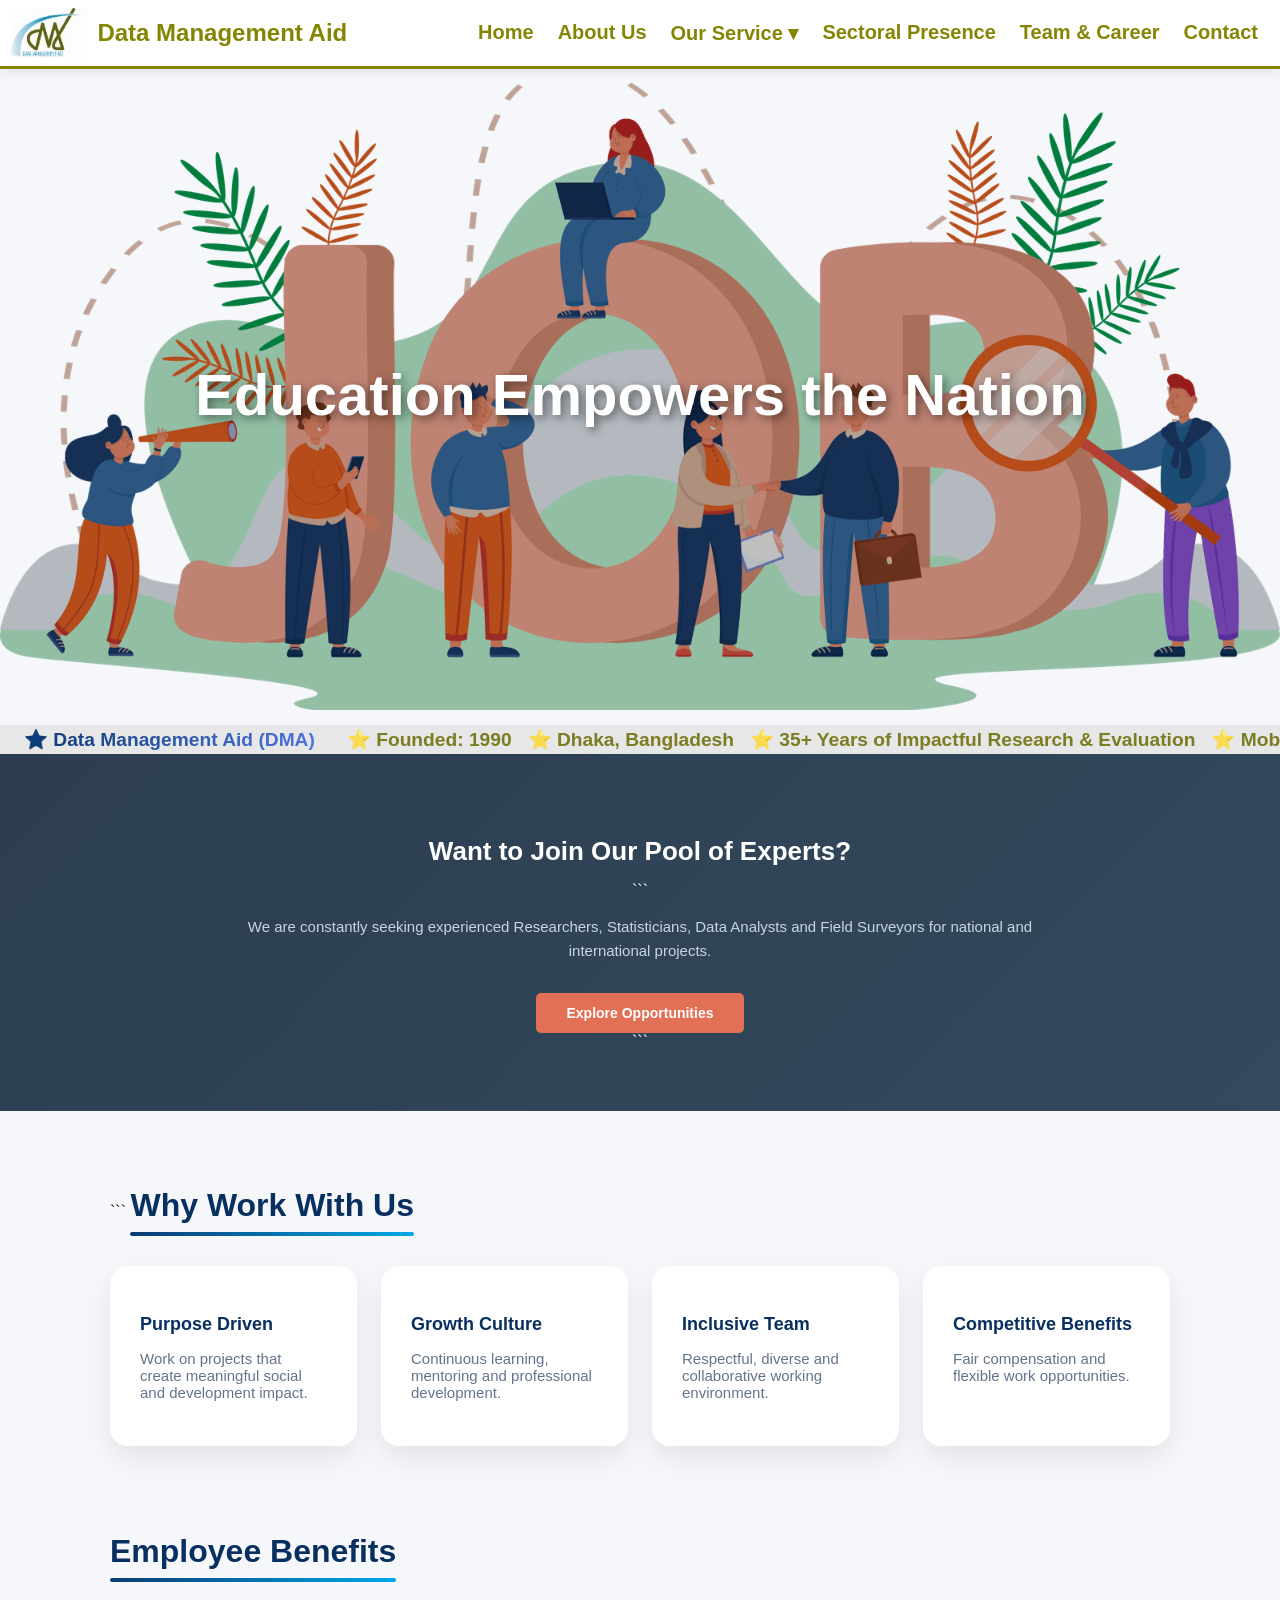
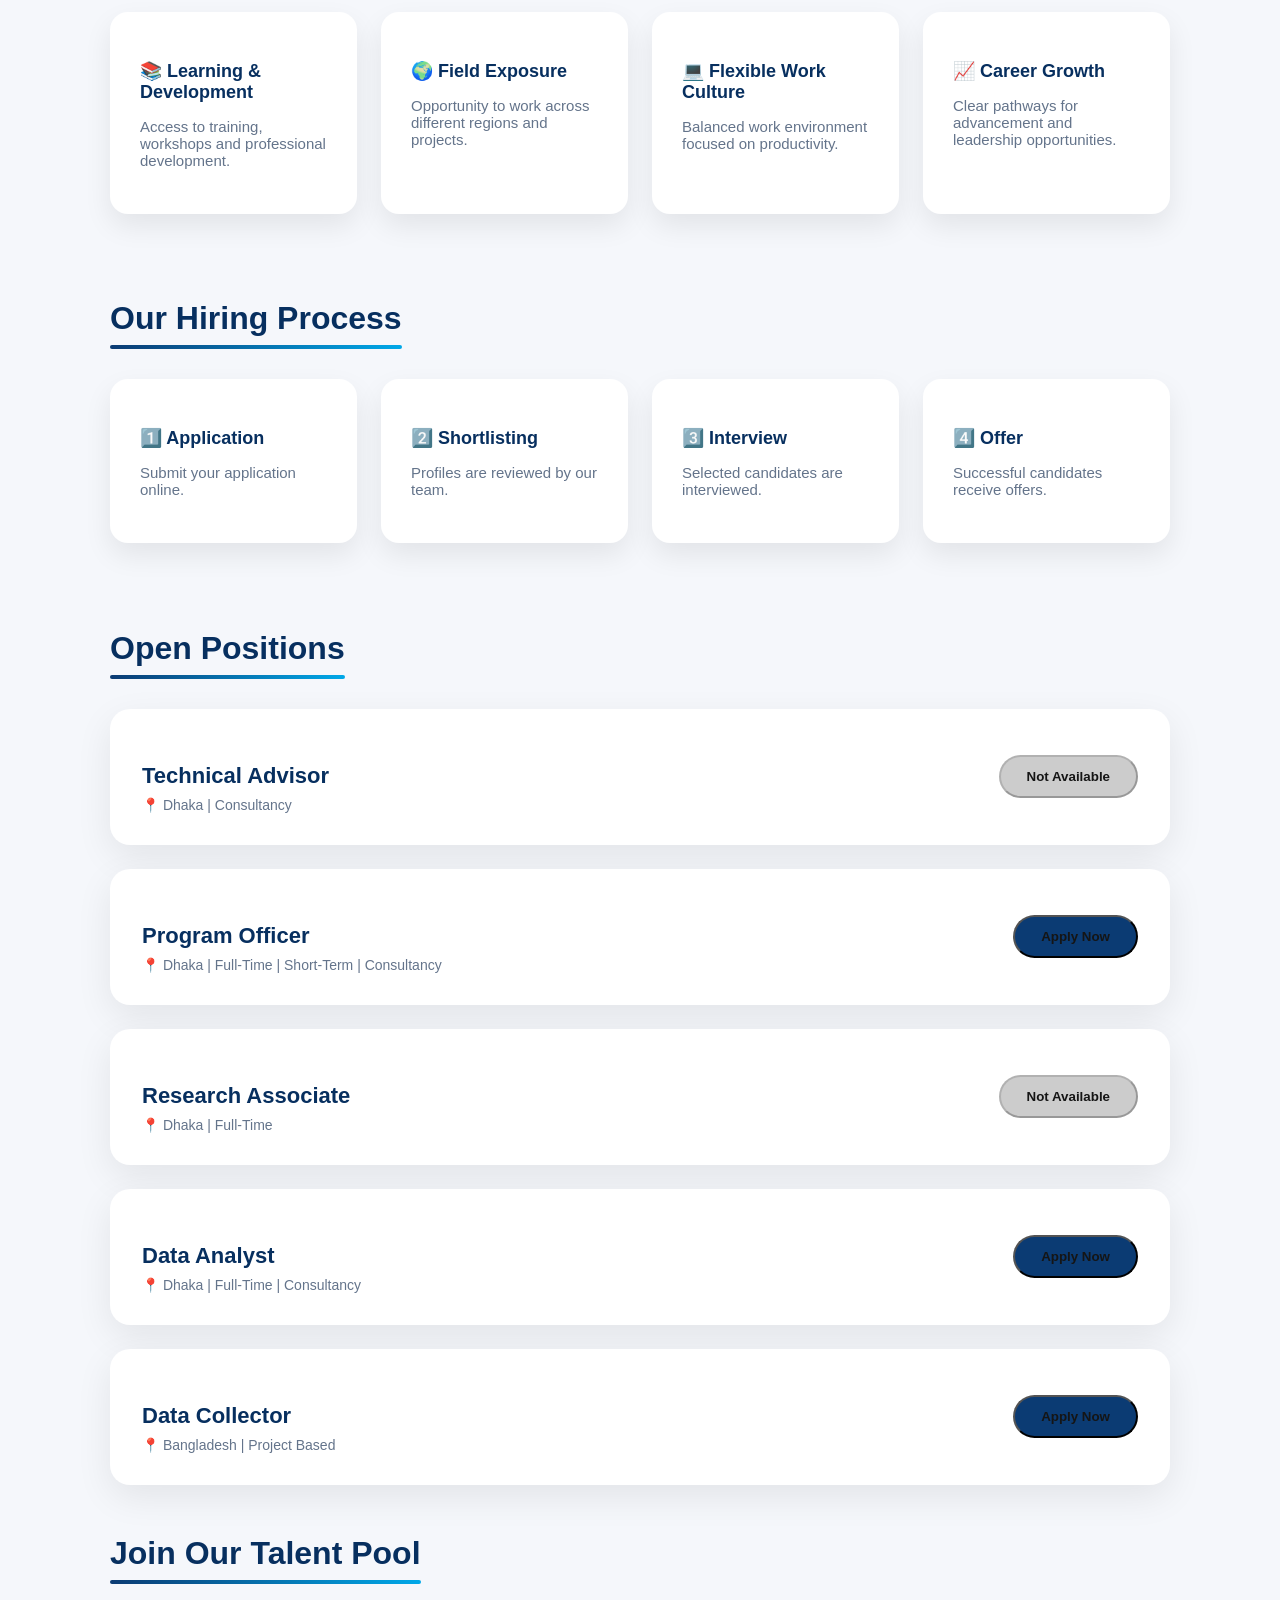
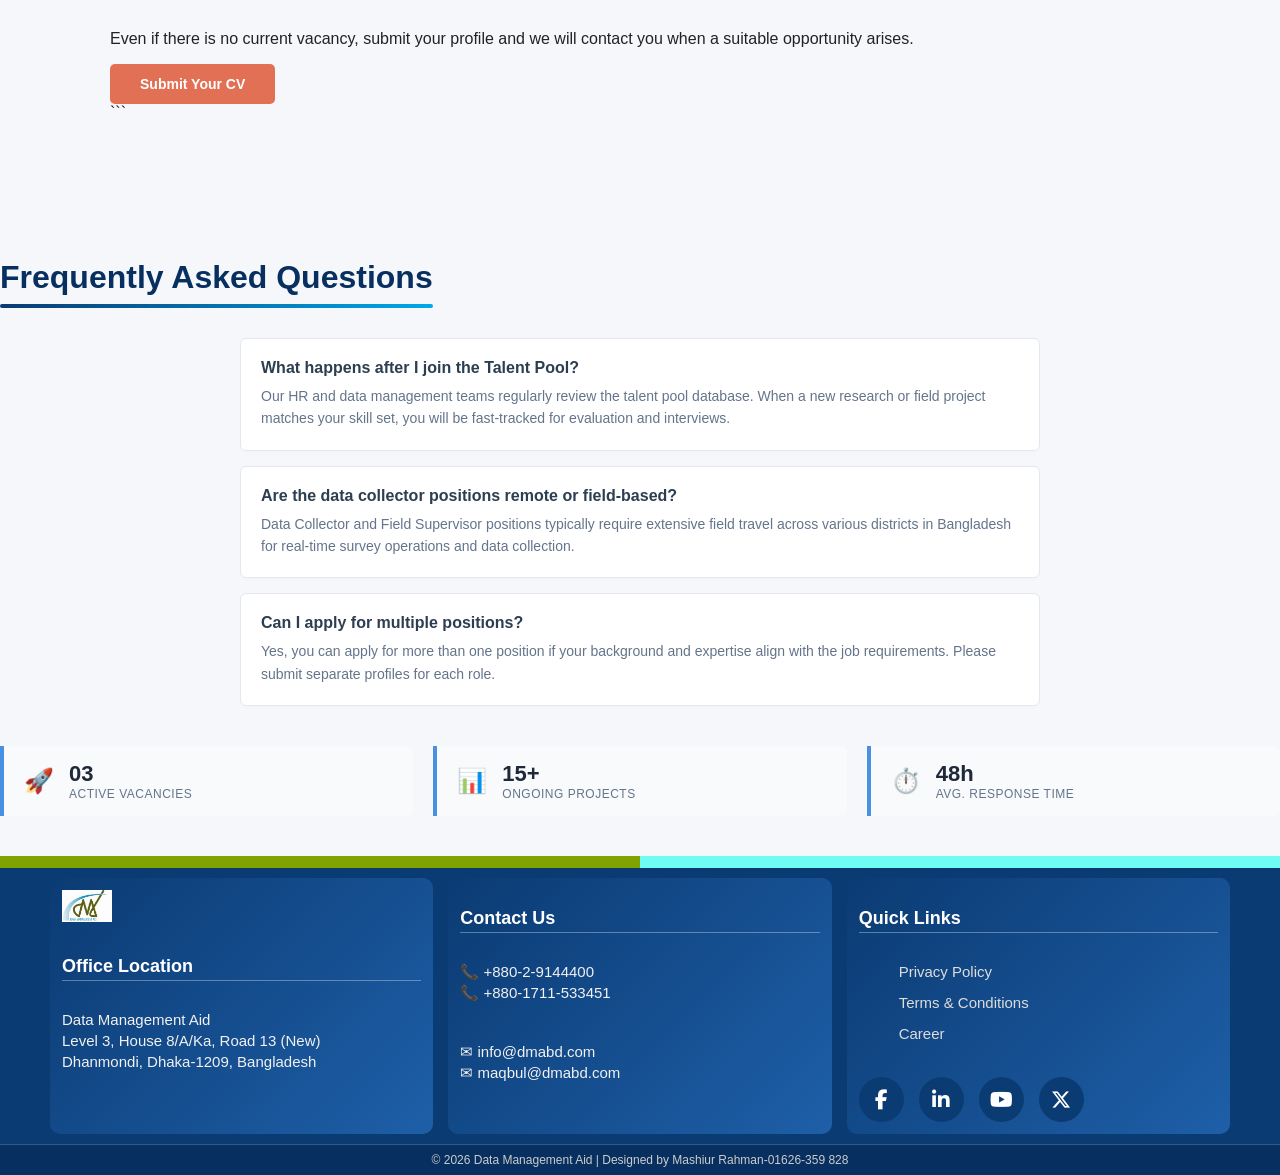
<file: career.html>
<!DOCTYPE html>
<html lang="en">
<head>
    <meta charset="UTF-8">
    <title>Data Management Aid</title>
    <link rel="stylesheet" href="style.css">
</head>

<body>

<!-- HEADER -->
<header class="header">

    <div class="logo-area">
        <img src="images/DMA_Logo.jpg" alt="Logo">
        <div class="DMA_title">
            Data Management Aid
        </div>
    </div>

    <nav>
        <ul class="menu">

           <li><a href="index.html">Home</a></li>

          <li><a href="about.html">About Us</a></li>

 <li class="dropdown">
      <a href="#">Our Service ▾</a>
      <ul class="submenu">
        <li><a href="org-dev.html">Organization Development</a></li>
        <li><a href="research-eval.html">Research & Evaluation</a></li>
      </ul>
    </li>

            <li class="dropdown">
                <a href="#">Sectoral Presence</a>
                <ul class="submenu">
                    <li><a href="education.html">Education</a></li>
                    <li><a href="governance.html">Governance</a></li>
                    <li><a href="helth-wash.html">Health, Nutrition and WASH</a></li>
                    <li><a href="Climate.html">Climate, Disability and Resilience</a></li>
                    <li><a href="human-rights.html">Human Rights and Trafficking</a></li>
                    <li><a href="rmg.html">RMG, Trade Union and Decent Work</a></li>
                    <li><a href="youth-dev.html">Women, Child and Youth Development</a></li>
                    <li><a href="economic.html">Economic Growth, Agriculture and Food Security</a></li>
                    <li><a href="other.html">Others</a></li>
                </ul>
            </li>

            <li class="dropdown">
                <a href="#">Team & Career</a>
                <ul class="submenu">
                    <li><a href="team.html">Team Members</a></li>
                    <li><a href="career.html">Career Opportunity</a></li>
                </ul>
            </li>

            <li><a href="contact.html">Contact</a></li>

        </ul>
    </nav>
</header>

<!-- ================= END OF HEADER ================= -->




<!-- ================= HERO SLIDER ================= -->

<div class="hero-outer">
  <div class="hero-slider">
    <div class="hero-slide active">
          <img src="Career-images/Career1.png" alt="Education">
      <div class="hero-text"><h2>Education Empowers the Nation</h2></div>
    </div>
    <div class="hero-slide">
      <img src="Career-images/resilience.jpg" alt="Sustainability">
      <div class="hero-text"><h2>Sustainability Through Research</h2></div>
    </div>
    <div class="hero-slide">
      <img src="Career-images/Career2.webp" alt="Community">
      <div class="hero-text"><h2>Building Stronger Communities</h2></div>
    </div>
    <div class="hero-slide">
      <img src="Career-images/wile.jpg" alt="Innovation">
      <div class="hero-text"><h2>Innovation Drives Progress</h2></div>
    </div>
  </div>
</div>

<!-- ================= END HERO SLIDER ================= -->



<!-- ================= DMA TICKER ================= -->

<!-- TICKER -->
<section class="dma-ticker">
  <div class="ticker-container">
<div class="ticker-track">
<div class="ticker-content">
<span class="ticker-highlight">⭐ Data Management Aid (DMA)</span>
<span class="ticker-info">⭐ Founded: 1990</span>
<span class="ticker-info">⭐ Dhaka, Bangladesh</span>
<span class="ticker-info">⭐ 35+ Years of Impactful Research & Evaluation</span>
<span class="ticker-info">⭐ Mobile Data Collection Experts</span>
<span class="ticker-info">⭐ Trusted by USAID, WFP, CARE, World Bank & more
*****------*****
</span>
      </div>
    </div>
  </div>
</section>


<!-- ================= END DMA TICKER ================= -->





<!-- ================= JOIN OUR TALENT POOL ================= -->

<section class="join-roster-section">
    <div class="roster-container">
        <h2>Want to Join Our Pool of Experts?</h2>

```
    <p>
        We are constantly seeking experienced Researchers,
        Statisticians, Data Analysts and Field Surveyors
        for national and international projects.
    </p>

    <a href="career.html" class="roster-btn">
        Explore Opportunities
    </a>
</div>
```

</section>

<!-- ================= WHY WORK WITH US ================= -->

<div class="container">

```
<h2 class="section-title divider">
    Why Work With Us
</h2>

<div class="why-grid">

    <div class="why-card">
        <h3>Purpose Driven</h3>
        <p>
            Work on projects that create meaningful
            social and development impact.
        </p>
    </div>

    <div class="why-card">
        <h3>Growth Culture</h3>
        <p>
            Continuous learning, mentoring
            and professional development.
        </p>
    </div>

    <div class="why-card">
        <h3>Inclusive Team</h3>
        <p>
            Respectful, diverse and
            collaborative working environment.
        </p>
    </div>

    <div class="why-card">
        <h3>Competitive Benefits</h3>
        <p>
            Fair compensation and flexible
            work opportunities.
        </p>
    </div>

</div>

<!-- ================= EMPLOYEE BENEFITS ================= -->

<h2 class="section-title divider">
    Employee Benefits
</h2>

<div class="why-grid">

    <div class="why-card">
        <h3>📚 Learning & Development</h3>
        <p>
            Access to training, workshops
            and professional development.
        </p>
    </div>

    <div class="why-card">
        <h3>🌍 Field Exposure</h3>
        <p>
            Opportunity to work across
            different regions and projects.
        </p>
    </div>

    <div class="why-card">
        <h3>💻 Flexible Work Culture</h3>
        <p>
            Balanced work environment
            focused on productivity.
        </p>
    </div>

    <div class="why-card">
        <h3>📈 Career Growth</h3>
        <p>
            Clear pathways for advancement
            and leadership opportunities.
        </p>
    </div>

</div>

<!-- ================= HIRING PROCESS ================= -->

<h2 class="section-title divider">
    Our Hiring Process
</h2>

<div class="why-grid">

    <div class="why-card">
        <h3>1️⃣ Application</h3>
        <p>Submit your application online.</p>
    </div>

    <div class="why-card">
        <h3>2️⃣ Shortlisting</h3>
        <p>Profiles are reviewed by our team.</p>
    </div>

    <div class="why-card">
        <h3>3️⃣ Interview</h3>
        <p>Selected candidates are interviewed.</p>
    </div>

    <div class="why-card">
        <h3>4️⃣ Offer</h3>
        <p>Successful candidates receive offers.</p>
    </div>

</div>

<!-- ================= OPEN POSITIONS ================= -->

<div class="jobs">

    <h2 class="section-title divider">
        Open Positions
    </h2>

    <div class="job-card">
        <div class="job-info">
            <h3>Technical Advisor</h3>
            <div class="job-meta">
                📍 Dhaka | Consultancy
            </div>
        </div>

        <button class="apply-btn disabled" disabled>
            Not Available
        </button>
    </div>

    <div class="job-card">
        <div class="job-info">
            <h3>Program Officer</h3>
            <div class="job-meta">
                📍 Dhaka | Full-Time | Short-Term | Consultancy
            </div>
        </div>

        <button class="apply-btn"
            onclick="checkAvailability(this,'Program Officer')">
            Apply Now
        </button>
    </div>

    <div class="job-card">
        <div class="job-info">
            <h3>Research Associate</h3>
            <div class="job-meta">
                📍 Dhaka | Full-Time
            </div>
        </div>

        <button class="apply-btn disabled" disabled>
            Not Available
        </button>
    </div>

    <div class="job-card">
        <div class="job-info">
            <h3>Data Analyst</h3>
            <div class="job-meta">
                📍 Dhaka | Full-Time | Consultancy
            </div>
        </div>

        <button class="apply-btn"
            onclick="checkAvailability(this,'Data Analyst')">
            Apply Now
        </button>
    </div>

    <div class="job-card">
        <div class="job-info">
            <h3>Data Collector</h3>
            <div class="job-meta">
                📍 Bangladesh | Project Based
            </div>
        </div>

        <button class="apply-btn"
            onclick="checkAvailability(this,'Data Collector')">
            Apply Now
        </button>
    </div>

</div>

<!-- ================= TALENT POOL ================= -->

<section class="talent-pool">

    <h2 class="section-title divider">
        Join Our Talent Pool
    </h2>

    <p>
        Even if there is no current vacancy,
        submit your profile and we will contact you
        when a suitable opportunity arises.
    </p>

    <a href="#" class="roster-btn">
        Submit Your CV
    </a>

</section>
```

</div>

<!-- ================= TYPE MODAL ================= -->

<div class="job-modal" id="typeModal">

```
<div class="job-modal-content">

    <span class="job-close"
        onclick="closeType()">
        ×
    </span>

    <h2 id="typeJobTitle"></h2>

    <p class="job-location">
        Select Application Type
    </p>

    <div class="type-options">

        <button onclick="openApplyForm('Full Time')">
            Full Time
        </button>

        <button onclick="openApplyForm('Short Time')">
            Short Time
        </button>

        <button onclick="openApplyForm('Consultancy')">
            Consultancy
        </button>

    </div>

</div>
```

</div>

<!-- ================= APPLY MODAL ================= -->

<div class="job-modal" id="applyModal">

```
<div class="job-modal-content">

    <span class="job-close"
        onclick="closeApply()">
        ×
    </span>

    <h2 id="applyJobTitle"></h2>

    <p id="applyJobType"
       class="job-location">
    </p>

    <form class="apply-form">

        <input type="hidden"
               id="formJobTitle">

        <input type="hidden"
               id="formJobType">

        <label>
            Cover Letter
        </label>

        <textarea
            rows="6"
            placeholder="Write your cover letter..."
            required>
        </textarea>

        <label>
            Upload CV
        </label>

        <input type="file"
               accept=".pdf,.doc,.docx"
               required>

        <button type="submit">
            Submit Application
        </button>

    </form>

</div>
```

</div>







<!-- ================= FAQ SECTION ================= -->
<section class="career-faq">
    <h2 class="section-title divider">Frequently Asked Questions</h2>
    <div class="faq-container">
        
        <div class="faq-item">
            <div class="faq-question">
                <h3>What happens after I join the Talent Pool?</h3>
            </div>
            <div class="faq-answer">
                <p>Our HR and data management teams regularly review the talent pool database. When a new research or field project matches your skill set, you will be fast-tracked for evaluation and interviews.</p>
            </div>
        </div>

        <div class="faq-item">
            <div class="faq-question">
                <h3>Are the data collector positions remote or field-based?</h3>
            </div>
            <div class="faq-answer">
                <p>Data Collector and Field Supervisor positions typically require extensive field travel across various districts in Bangladesh for real-time survey operations and data collection.</p>
            </div>
        </div>

        <div class="faq-item">
            <div class="faq-question">
                <h3>Can I apply for multiple positions?</h3>
            </div>
            <div class="faq-answer">
                <p>Yes, you can apply for more than one position if your background and expertise align with the job requirements. Please submit separate profiles for each role.</p>
            </div>
        </div>

    </div>
</section>
<!-- ================= END FAQ SECTION ================= -->





<!-- ================= CAREER METRICS ================= -->
<div class="career-metrics-bar">
    <div class="metric-box">
        <div class="metric-icon">🚀</div>
        <div class="metric-info">
            <span class="metric-num">03</span>
            <span class="metric-txt">Active Vacancies</span>
        </div>
    </div>
    <div class="metric-box">
        <div class="metric-icon">📊</div>
        <div class="metric-info">
            <span class="metric-num">15+</span>
            <span class="metric-txt">Ongoing Projects</span>
        </div>
    </div>
    <div class="metric-box">
        <div class="metric-icon">⏱️</div>
        <div class="metric-info">
            <span class="metric-num">48h</span>
            <span class="metric-txt">Avg. Response Time</span>
        </div>
    </div>
</div>
<!-- ================= END CAREER METRICS ================= -->








<!-- ======== Main Container (Above Footer — Visible on All Pages) ======== -->

<div class="main-container-above-footer">

  <!-- Sub Container 1 -->
  <div class="sub-container left-color">
    <p></p>
  </div>

  <!-- Sub Container 2 -->
  <div class="sub-container right-color">
    <p></p>
  </div>
</div>

<!-- ======== END Main Container (Above Footer — Visible on All Pages) ======== -->

<!-- ================= FOOTER ================= -->

<footer class="footer-section">

    <div class="footer-container">

        <!-- Left -->
        <div class="footer-col">

            <img src="images/DMA_Logo.jpg" alt="DMA Logo" class="footer-logo">

            <h3>Office Location</h3>

            <p>
                Data Management Aid<br>
                Level 3, House 8/A/Ka, Road 13 (New)<br>
                Dhanmondi, Dhaka-1209, Bangladesh
            </p>

        </div>





        <!-- Middle -->

        <div class="footer-col">

            <h3>Contact Us</h3>

            <p>
                📞 +880-2-9144400<br>
                📞 +880-1711-533451
            </p>

            <p>
                ✉ info@dmabd.com<br>
                ✉ maqbul@dmabd.com
            </p>

        </div>

        <!-- Right -->

        <div class="footer-col">

            <h3>Quick Links</h3>

            <ul class="footer-links">
                <li><a href="#">Privacy Policy</a></li>
                <li><a href="#">Terms & Conditions</a></li>
                <li><a href="#">Career</a></li>

            </ul>

<link rel="stylesheet" href="https://cdnjs.cloudflare.com/ajax/libs/font-awesome/6.7.2/css/all.min.css">


<div class="social-icons">

    <a href="https://facebook.com" target="_blank" aria-label="Facebook">
        <i class="fab fa-facebook-f"></i>    </a>
    <a href="https://linkedin.com" target="_blank" aria-label="LinkedIn">
        <i class="fab fa-linkedin-in"></i>    </a>
    <a href="https://youtube.com" target="_blank" aria-label="YouTube">
        <i class="fab fa-youtube"></i>    </a>
    <a href="https://x.com" target="_blank" aria-label="X (Twitter)">
        <i class="fab fa-x-twitter"></i>    </a>

</div>



        </div>

    </div>

    <div class="footer-bottom">

        © 2026 Data Management Aid |
        Designed by Mashiur Rahman-01626-359 828

    </div>

</footer>


<!-- ====================END OF FOOTER==================== --> 


<script>
document.addEventListener("DOMContentLoaded", function () {

    /* ================= HERO SLIDER ================= */

    const slides = document.querySelectorAll(".hero-slide");
    let currentSlide = 0;

    function showSlide(index) {
        if (!slides.length) return;

        slides.forEach(slide => {
            slide.classList.remove("active");
        });

        slides[index].classList.add("active");
    }

    function nextSlide() {
        currentSlide = (currentSlide + 1) % slides.length;
        showSlide(currentSlide);
    }

    if (slides.length > 0) {
        showSlide(currentSlide);
        setInterval(nextSlide, 4000);
    }

    /* ================= JOB APPLICATION SYSTEM ================= */

    let selectedJob = "";
    let selectedType = "";

    // Open Job Type Modal
    window.checkAvailability = function(btn, jobTitle) {

        selectedJob = jobTitle;

        document.getElementById("typeJobTitle").textContent = jobTitle;

        document.getElementById("typeModal").style.display = "flex";
    };

    // Close Type Modal
    window.closeType = function() {

        document.getElementById("typeModal").style.display = "none";
    };

    // Open Application Form
    window.openApplyForm = function(type) {

        selectedType = type;

        document.getElementById("typeModal").style.display = "none";

        document.getElementById("applyJobTitle").textContent = selectedJob;

        document.getElementById("applyJobType").textContent =
            "Application Type: " + selectedType;

        document.getElementById("formJobTitle").value = selectedJob;

        document.getElementById("formJobType").value = selectedType;

        document.getElementById("applyModal").style.display = "flex";
    };

    // Close Application Modal
    window.closeApply = function() {

        document.getElementById("applyModal").style.display = "none";
    };

    // Click Outside Modal
    window.addEventListener("click", function(e) {

        const typeModal = document.getElementById("typeModal");
        const applyModal = document.getElementById("applyModal");

        if (e.target === typeModal) {
            closeType();
        }

        if (e.target === applyModal) {
            closeApply();
        }
    });

    // ESC Key Close
    document.addEventListener("keydown", function(e) {

        if (e.key === "Escape") {

            closeType();
            closeApply();
        }
    });

    // Form Submit
    const applyForm = document.querySelector(".apply-form");

    if (applyForm) {

        applyForm.addEventListener("submit", function(e) {

            e.preventDefault();

            const jobTitle =
                document.getElementById("formJobTitle").value;

            const jobType =
                document.getElementById("formJobType").value;

            alert(
                "Application Submitted Successfully!\n\n" +
                "Position: " + jobTitle + "\n" +
                "Type: " + jobType
            );

            applyForm.reset();

            closeApply();
        });
    }

});
</script>



</body>
</html>
</file>
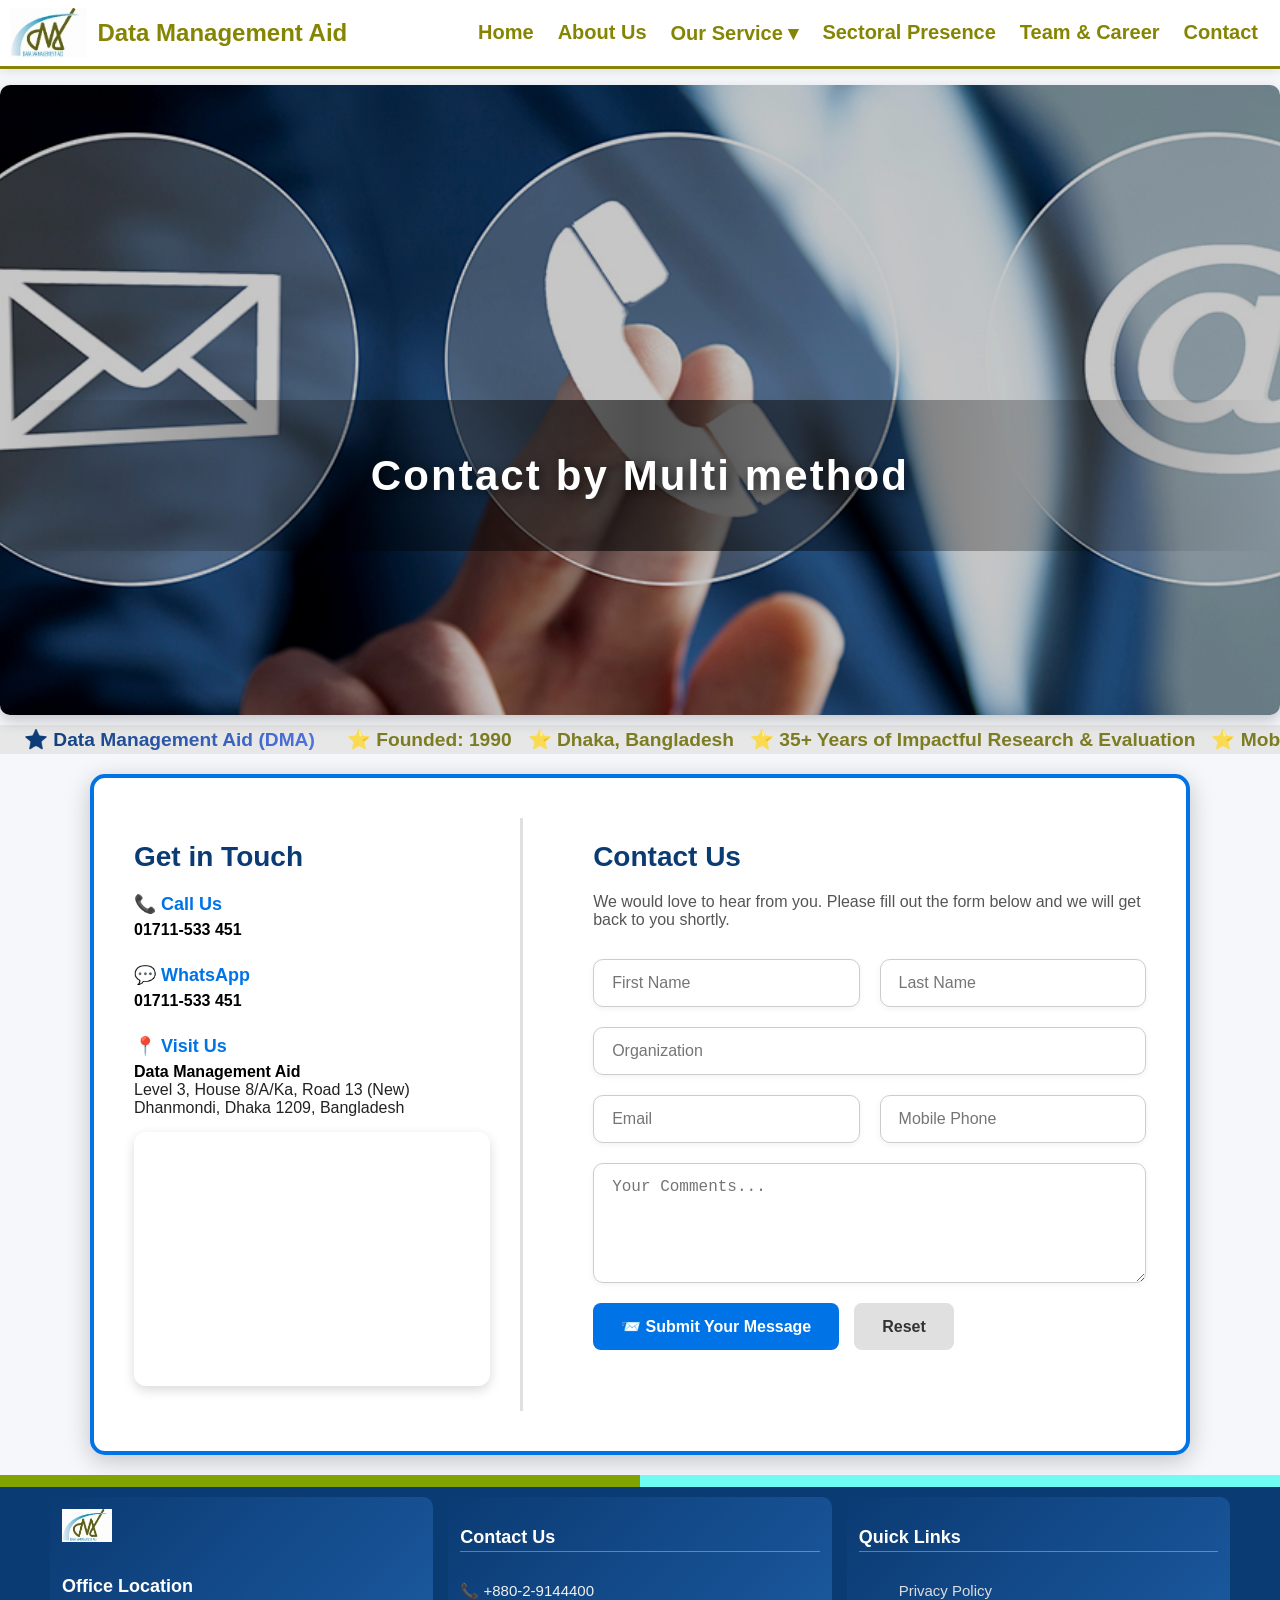
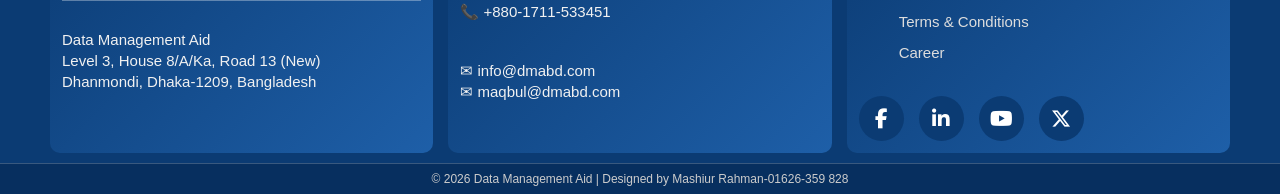
<file: contact.html>
<!DOCTYPE html>
<html lang="en">
<head>
    <meta charset="UTF-8">
    <title>Data Management Aid</title>
    <link rel="stylesheet" href="style.css">
</head>

<body>

<!-- HEADER -->
<header class="header">

    <div class="logo-area">
        <img src="images/DMA_Logo.jpg" alt="Logo">
        <div class="DMA_title">
            Data Management Aid
        </div>
    </div>

    <nav>
        <ul class="menu">

           <li><a href="index.html">Home</a></li>
          <li><a href="about.html">About Us</a></li>

 <li class="dropdown">
      <a href="#">Our Service ▾</a>
      <ul class="submenu">
        <li><a href="org-dev.html">Organization Development</a></li>
        <li><a href="research-eval.html">Research & Evaluation</a></li>
      </ul>
    </li>

            <li class="dropdown">
                <a href="#">Sectoral Presence</a>
                <ul class="submenu">
                    <li><a href="education.html">Education</a></li>
                    <li><a href="governance.html">Governance</a></li>
                    <li><a href="helth-wash.html">Health, Nutrition and WASH</a></li>
                    <li><a href="Climate.html">Climate, Disability and Resilience</a></li>
                    <li><a href="human-rights.html">Human Rights and Trafficking</a></li>
                    <li><a href="rmg.html">RMG, Trade Union and Decent Work</a></li>
                    <li><a href="youth-dev.html">Women, Child and Youth Development</a></li>
                    <li><a href="economic.html">Economic Growth, Agriculture and Food Security</a></li>
                    <li><a href="other.html">Others</a></li>
                </ul>
            </li>

            <li class="dropdown">
                <a href="#">Team & Career</a>
                <ul class="submenu">
                    <li><a href="team.html">Team Members</a></li>
                    <li><a href="career.html">Career Opportunity</a></li>
                </ul>
            </li>

            <li><a href="contact.html">Contact</a></li>

        </ul>
    </nav>
</header>


<!-- =================================== CN Hero Slider =================================== -->

<div class="CNhero-slider">
  <div class="CNhero-slide active">
    <img src="Contact-images\contact.png" alt="Education">
    <div class="CNhero-text"><h2>Contact by Multi method</h2></div>
  </div>
  <div class="CNhero-slide">
    <img src="Contact-images\contact2.jpeg" alt="Sustainability">
    <div class="CNhero-text"><h2>Food safety knowledge & practices Survey</h2></div>
  </div>
  <div class="CNhero-slide">
    <img src="Contact-images\contactUsx3.jpeg" alt="Innovation">
    <div class="CNhero-text"><h2>Post Distribution Monitoring (PDM) Survey</h2></div>
  </div>
  <div class="CNhero-slide">
    <img src="Contact-images\contact1.jpg" alt="Community">
    <div class="CNhero-text"><h2>Investment Component for Vulnerable Group Development Survey-2025</h2></div>
  </div>
  <div class="CNhero-slide">
    <img src="Contact-images\contactUs.jpg" alt="Community">
    <div class="CNhero-text"><h2>Women Lead in Emergencies (WliE) Baseline Survey-2025</h2></div>
  </div>

  <!-- Arrow Controls -->
  <div class="arrow arrow-left" onclick="prevSlide()">&#10094;</div>
  <div class="arrow arrow-right" onclick="nextSlide()">&#10095;</div>
</div>


<!-- Slider Dots -->
<div class="CNslider-dots">
  <span class="dot active" onclick="showSlide(0)"></span>
  <span class="dot" onclick="showSlide(1)"></span>
  <span class="dot" onclick="showSlide(2)"></span>
  <span class="dot" onclick="showSlide(3)"></span>
  <span class="dot" onclick="showSlide(4)"></span>
</div>

<!-- ===================================END CN Hero Slider =================================== -->


<!-- ================= DMA TICKER ================= -->

<!-- TICKER -->
<section class="dma-ticker">
  <div class="ticker-container">
<div class="ticker-track">
<div class="ticker-content">
<span class="ticker-highlight">⭐ Data Management Aid (DMA)</span>
<span class="ticker-info">⭐ Founded: 1990</span>
<span class="ticker-info">⭐ Dhaka, Bangladesh</span>
<span class="ticker-info">⭐ 35+ Years of Impactful Research & Evaluation</span>
<span class="ticker-info">⭐ Mobile Data Collection Experts</span>
<span class="ticker-info">⭐ Trusted by USAID, WFP, CARE, World Bank & more
*****------*****
</span>
      </div>
    </div>
  </div>
</section>


<!-- ================= END DMA TICKER ================= -->







<!-- ============================================== Contact Section ==================== -->


<section class="contact-section">
  <div class="container-box">
    <div class="row-flex">
      <div class="contact-info">
        <h2 class="contact-title">Get in Touch</h2>
        <div class="info-item"><h3>📞 Call Us</h3><strong>01711-533 451</strong></div>
        <div class="info-item"><h3>💬 WhatsApp</h3><strong>01711-533 451</strong></div>
        <div class="info-item">
          <h3>📍 Visit Us</h3>
          <strong>Data Management Aid</strong><br>
          Level 3, House 8/A/Ka, Road 13 (New)<br>
          Dhanmondi, Dhaka 1209, Bangladesh
          <div style="margin-top:15px; border-radius:12px; overflow:hidden; box-shadow:0 4px 12px rgba(0,0,0,0.15);">
            <iframe src="https://www.google.com/maps/embed?pb=!1m18!1m12!1m3!1d3651.8528738436175!2d90.3747017!3d23.7526254!2m3!1f0!2f0!3f0!3m2!1i1024!2i768!4f13.1!3m3!1m2!1s0x3755bf52ca59d21b%3A0x129c28bb9d306de7!2sAdittya%20Apartment%2C%20Dhaka%201205!5e0!3m2!1sen!2sbd!4v1764639309061!5m2!1sen!2sbd" width="100%" height="250" style="border:0;" allowfullscreen="" loading="lazy" referrerpolicy="no-referrer-when-downgrade"></iframe>
          </div>
        </div>
      </div>

      <div class="contact-form-box">
        <h2 class="contact-title">Contact Us</h2>
        <p class="contact-subtitle">We would love to hear from you. Please fill out the form below and we will get back to you shortly.</p>
        <form id="contactForm" class="contact-form" novalidate>
          <div class="form-row two-col">
            <input type="text" id="firstName" name="firstName" placeholder="First Name" required>
            <input type="text" id="lastName" name="lastName" placeholder="Last Name" required>
          </div>
          <div class="form-row">
            <input type="text" id="organization" name="organization" placeholder="Organization">
          </div>
          <div class="form-row two-col">
            <input type="email" id="email" name="email" placeholder="Email" required>
            <input type="tel" id="phone" name="phone" placeholder="Mobile Phone">
          </div>
          <div class="form-row">
            <textarea id="comments" name="comments" rows="3" placeholder="Your Comments..." required></textarea>
          </div>
          <div class="form-row buttons">
            <button type="submit" class="btn-submit">📨 Submit Your Message</button>
            <button type="reset" class="btn-reset">Reset</button>
          </div>
        </form>
      </div>
    </div>
  </div>
</section>

<!-- ============================================== Contact Section ==================== -->



<!-- ======== Main Container (Above Footer — Visible on All Pages) ======== -->

<div class="main-container-above-footer">

  <!-- Sub Container 1 -->
  <div class="sub-container left-color">
    <p></p>
  </div>

  <!-- Sub Container 2 -->
  <div class="sub-container right-color">
    <p></p>
  </div>
</div>

<!-- ======== END Main Container (Above Footer — Visible on All Pages) ======== -->

<!-- ================= FOOTER ================= -->

<footer class="footer-section">

    <div class="footer-container">

        <!-- Left -->
        <div class="footer-col">

            <img src="images/DMA_Logo.jpg" alt="DMA Logo" class="footer-logo">

            <h3>Office Location</h3>

            <p>
                Data Management Aid<br>
                Level 3, House 8/A/Ka, Road 13 (New)<br>
                Dhanmondi, Dhaka-1209, Bangladesh
            </p>

        </div>





        <!-- Middle -->

        <div class="footer-col">

            <h3>Contact Us</h3>

            <p>
                📞 +880-2-9144400<br>
                📞 +880-1711-533451
            </p>

            <p>
                ✉ info@dmabd.com<br>
                ✉ maqbul@dmabd.com
            </p>

        </div>

        <!-- Right -->

        <div class="footer-col">

            <h3>Quick Links</h3>

            <ul class="footer-links">
                <li><a href="#">Privacy Policy</a></li>
                <li><a href="#">Terms & Conditions</a></li>
                <li><a href="#">Career</a></li>

            </ul>

<link rel="stylesheet" href="https://cdnjs.cloudflare.com/ajax/libs/font-awesome/6.7.2/css/all.min.css">


<div class="social-icons">

    <a href="https://facebook.com" target="_blank" aria-label="Facebook">
        <i class="fab fa-facebook-f"></i>    </a>
    <a href="https://linkedin.com" target="_blank" aria-label="LinkedIn">
        <i class="fab fa-linkedin-in"></i>    </a>
    <a href="https://youtube.com" target="_blank" aria-label="YouTube">
        <i class="fab fa-youtube"></i>    </a>
    <a href="https://x.com" target="_blank" aria-label="X (Twitter)">
        <i class="fab fa-x-twitter"></i>    </a>

</div>
        </div>
    </div>
    <div class="footer-bottom">
        © 2026 Data Management Aid |
        Designed by Mashiur Rahman-01626-359 828
    </div>
</footer>

<!-- ====================END OF FOOTER==================== --> 

































<script>

let currentSlide = 0;

const slides = document.querySelectorAll(".CNhero-slide");
const dots = document.querySelectorAll(".dot");

function showSlide(index){

    slides.forEach(slide => {
        slide.classList.remove("active");
    });

    dots.forEach(dot => {
        dot.classList.remove("active");
    });

    slides[index].classList.add("active");
    dots[index].classList.add("active");

    currentSlide = index;
}

function nextSlide(){

    currentSlide++;

    if(currentSlide >= slides.length){
        currentSlide = 0;
    }

    showSlide(currentSlide);
}

function prevSlide(){

    currentSlide--;

    if(currentSlide < 0){
        currentSlide = slides.length - 1;
    }

    showSlide(currentSlide);
}

/* Auto Slide */
setInterval(nextSlide, 5000);

</script>
  




</body>
</html>
</file>
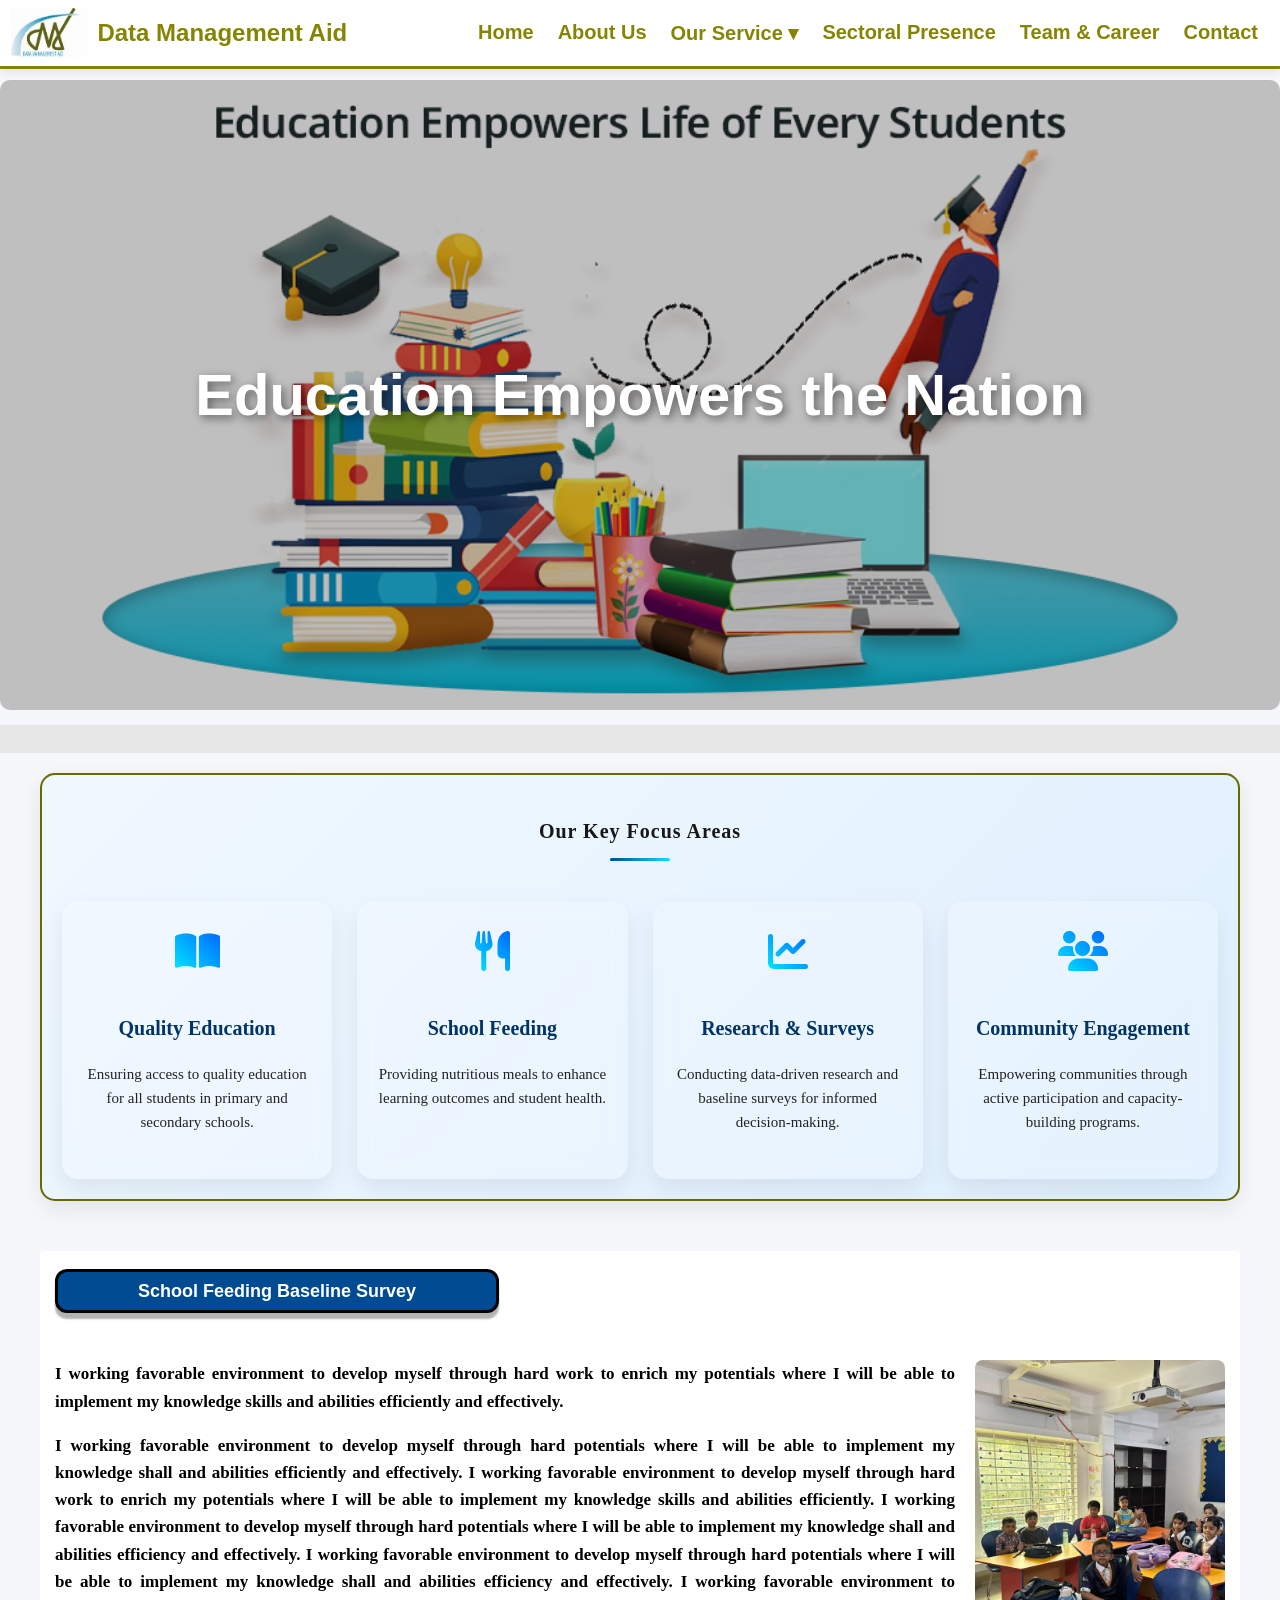
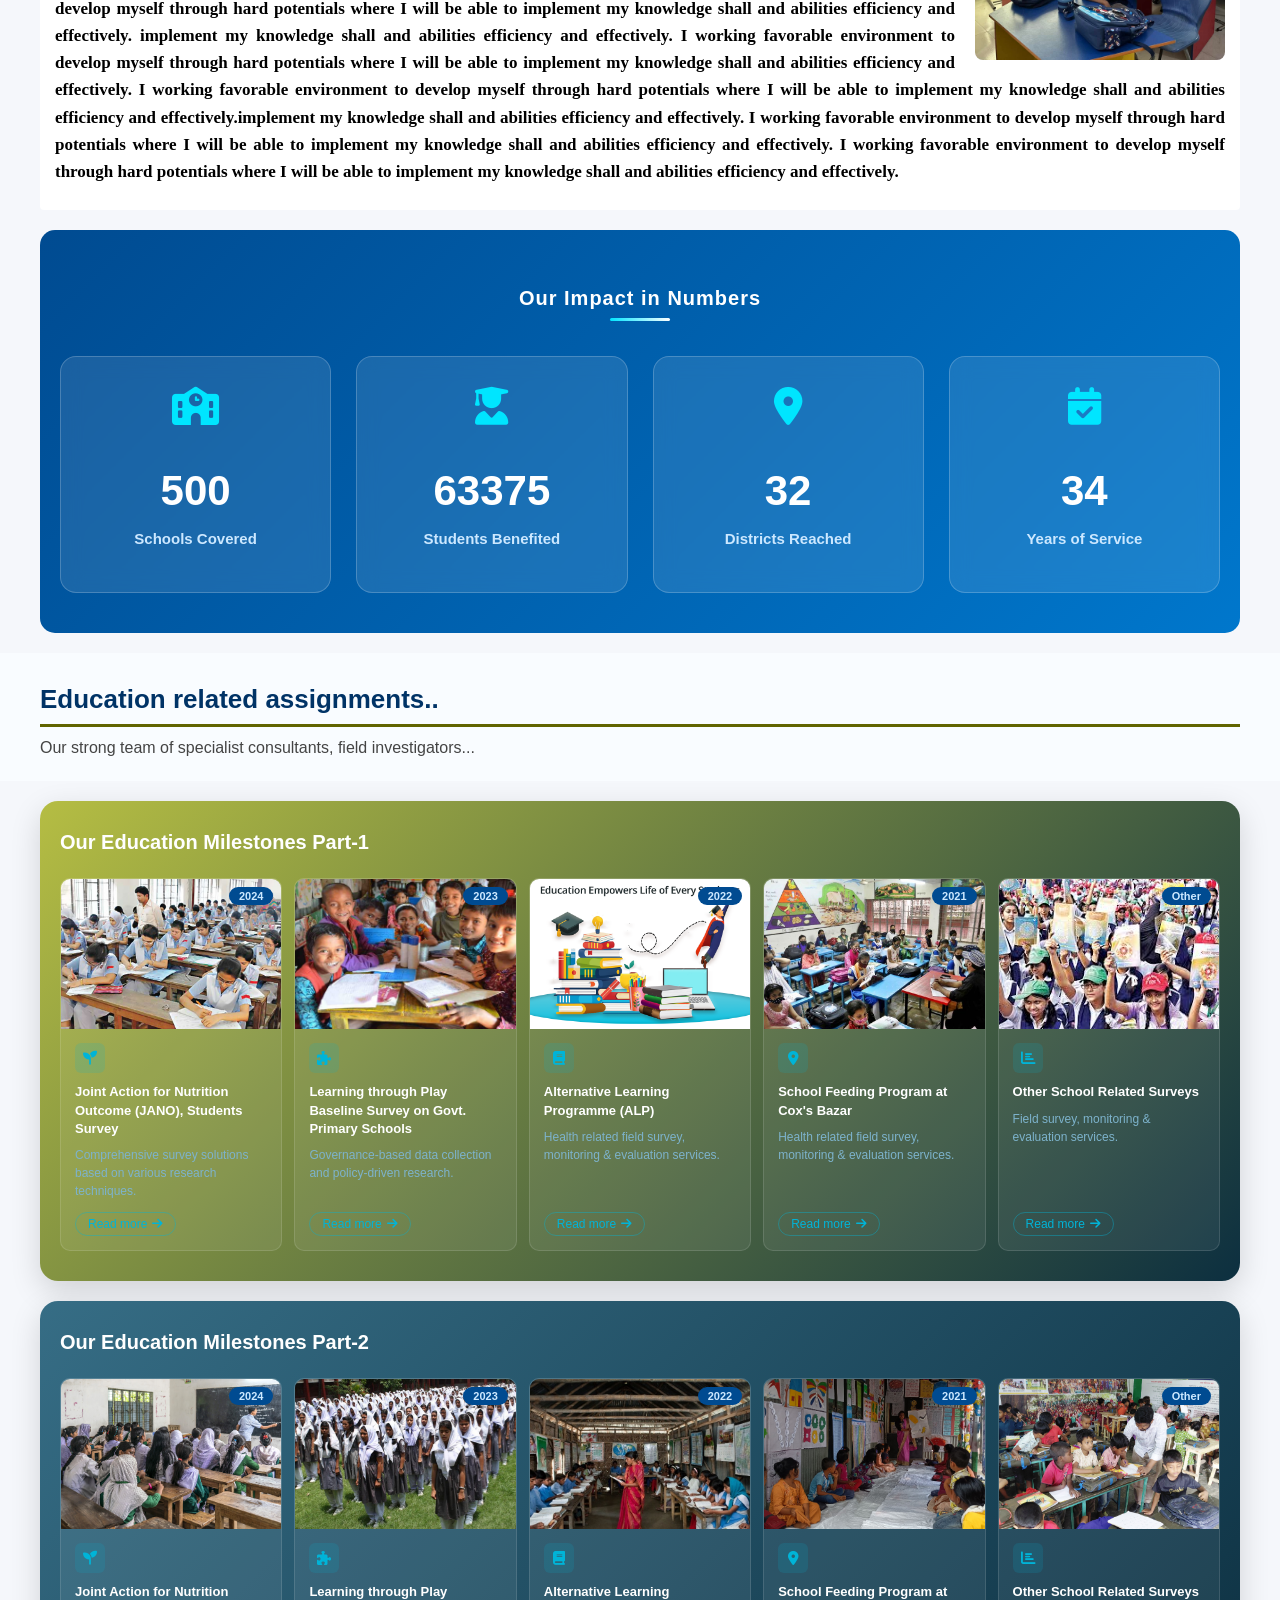
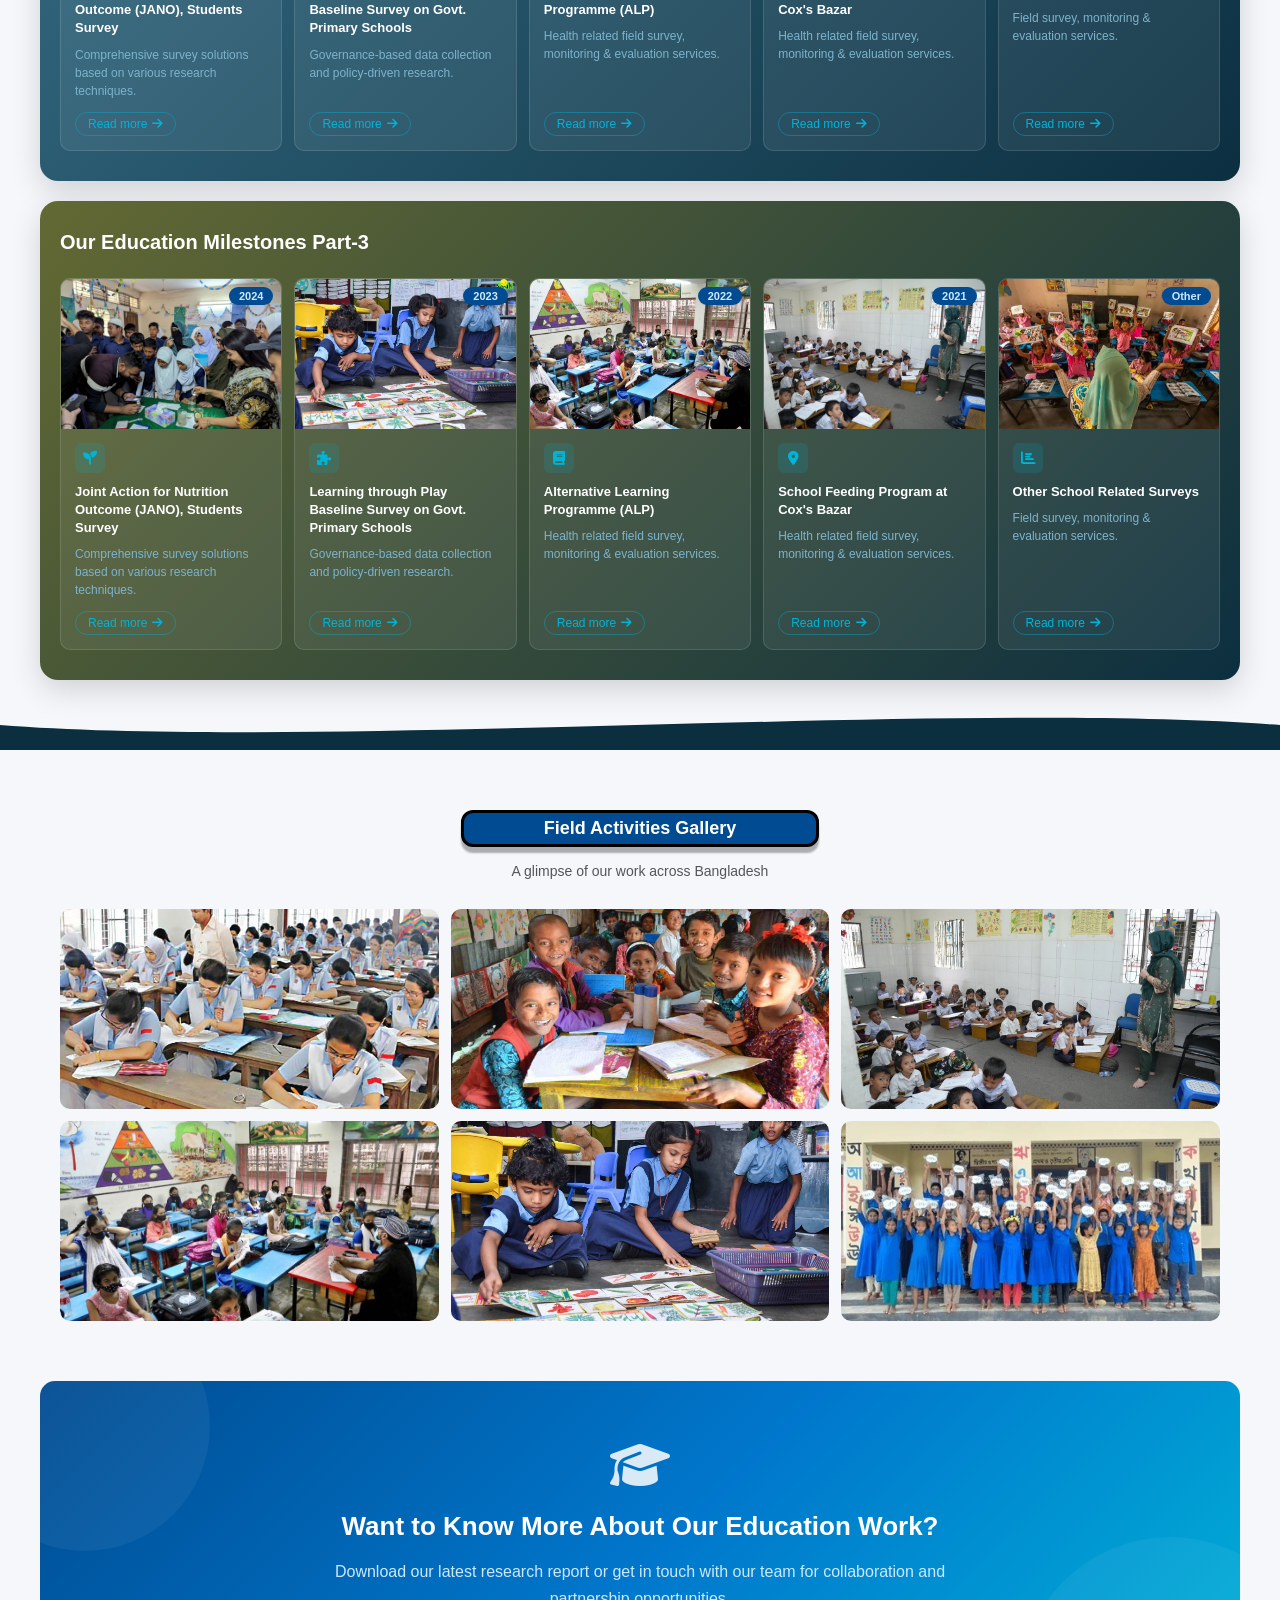
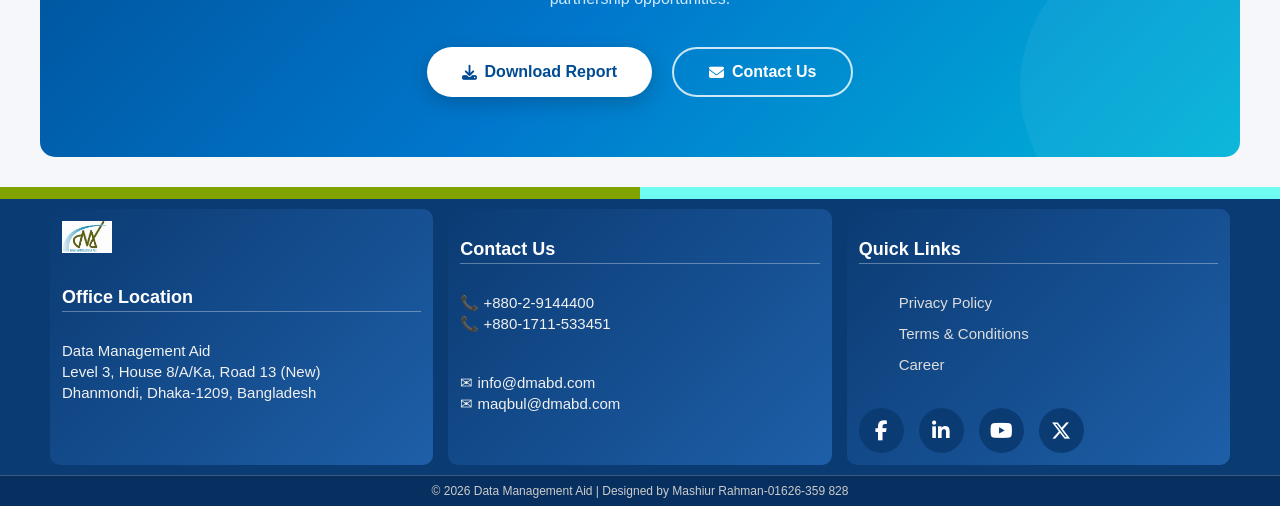
<file: education.html>
<!DOCTYPE html>
<html lang="en">
<head>
    <meta charset="UTF-8">
    <title>Data Management Aid</title>
    <link rel="stylesheet" href="style.css">
</head>

<body>

<!-- HEADER -->
<header class="header">

    <div class="logo-area">
        <img src="images/DMA_Logo.jpg" alt="Logo">
        <div class="DMA_title">
            Data Management Aid
        </div>
    </div>

    <nav>
        <ul class="menu">

           <li><a href="index.html">Home</a></li>

          <li><a href="about.html">About Us</a></li>

 <li class="dropdown">
      <a href="#">Our Service ▾</a>
      <ul class="submenu">
        <li><a href="org-dev.html">Organization Development</a></li>
        <li><a href="research-eval.html">Research & Evaluation</a></li>
      </ul>
    </li>

            <li class="dropdown">
                <a href="#">Sectoral Presence</a>
                <ul class="submenu">
                    <li><a href="education.html">Education</a></li>
                    <li><a href="governance.html">Governance</a></li>
                    <li><a href="helth-wash.html">Health, Nutrition and WASH</a></li>
                    <li><a href="Climate.html">Climate, Disability and Resilience</a></li>
                    <li><a href="human-rights.html">Human Rights and Trafficking</a></li>
                    <li><a href="rmg.html">RMG, Trade Union and Decent Work</a></li>
                    <li><a href="youth-dev.html">Women, Child and Youth Development</a></li>
                    <li><a href="economic.html">Economic Growth, Agriculture and Food Security</a></li>
                    <li><a href="other.html">Others</a></li>
                </ul>
            </li>

            <li class="dropdown">
                <a href="#">Team & Career</a>
                <ul class="submenu">
                    <li><a href="team.html">Team Members</a></li>
                    <li><a href="career.html">Career Opportunity</a></li>
                </ul>
            </li>

            <li><a href="contact.html">Contact</a></li>

        </ul>
    </nav>
</header>

<!-- ================= END OF HEADER ================= -->




<!-- ================= HERO SLIDER ================= -->

<div class="hero-outer">
  <div class="hero-slider">
    <div class="hero-slide active">
          <img src="Education-images/education3.png" alt="Education">
      <div class="hero-text"><h2>Education Empowers the Nation</h2></div>
    </div>
    <div class="hero-slide">
      <img src="Education-images/education1.jpg" alt="Sustainability">
      <div class="hero-text"><h2>Sustainability Through Research</h2></div>
    </div>
    <div class="hero-slide">
      <img src="Education-images/education2.jpg" alt="Community">
      <div class="hero-text"><h2>Building Stronger Communities</h2></div>
    </div>
    <div class="hero-slide">
      <img src="Education-images/bijoye.jpg" alt="Innovation">
      <div class="hero-text"><h2>Innovation Drives Progress</h2></div>
    </div>
  </div>
</div>

<!-- ================= END HERO SLIDER ================= -->



<!-- ================= HERO TICKER ================= -->

<div class="dma-ticker">
  <div class="dma-track">
    <span>
      ⭐ Data Management Aid (DMA) ⭐ Founded: 1990 ⭐ Location: Dhaka, Bangladesh *---------* 
      ⭐ Data Management Aid (DMA) ⭐ Founded: 1990 ⭐ Location: Dhaka, Bangladesh *---------* 
      ⭐ Data Management Aid (DMA) ⭐ Founded: 1990 ⭐ Location: Dhaka, Bangladesh *---------* 
    </span>
  </div>
</div>

<!-- ================= END HERO TICKER ================= -->






<!-- =======================features-section==========================================-->



<section class="FSfeatures-section fade-group fade-container-dev">
  <div class="FSorganization-develop"><h2>Our Key Focus Areas</h2></div>
  <div class="FSfeatures-grid">
    <div class="FSfeature-card" data-aos="fade-up">
      <i class="fas fa-book-open"></i>
      <h3>Quality Education</h3>
      <p>Ensuring access to quality education for all students in primary and secondary schools.</p>
    </div>
    <div class="FSfeature-card" data-aos="fade-up" data-aos-delay="100">
      <i class="fas fa-utensils"></i>
      <h3>School Feeding</h3>
      <p>Providing nutritious meals to enhance learning outcomes and student health.</p>
    </div>
    <div class="FSfeature-card" data-aos="fade-up" data-aos-delay="200">
      <i class="fas fa-chart-line"></i>
      <h3>Research & Surveys</h3>
      <p>Conducting data-driven research and baseline surveys for informed decision-making.</p>
    </div>
    <div class="FSfeature-card" data-aos="fade-up" data-aos-delay="300">
      <i class="fas fa-users"></i>
      <h3>Community Engagement</h3>
      <p>Empowering communities through active participation and capacity-building programs.</p>
    </div>
  </div>
</section>


<!-- ======================= END features-section==========================================-->




<!-- ====================================== FGFADE GROUP ====================================-->

<section class="FGfade-group FGfade-container-dev">
  <div class="FGorganization-develop"><h2>School Feeding Baseline Survey</h2></div>
  <div class="FGprofile-block-org1">
    <img src="Education-images/education4.jpg" alt="School Feeding">
    <p>I working favorable environment to develop myself through hard work to enrich my potentials where I will be able to implement my knowledge skills and abilities efficiently and effectively.</p>
    <p>    I working favorable environment to develop myself through hard potentials where I will be able to implement 
    my knowledge shall and abilities efficiently and effectively. I working favorable environment to develop myself 
    through hard work to enrich my potentials where I will be able to implement my knowledge skills and abilities 
    efficiently. I working favorable environment to develop myself through hard potentials where I will be able to
    implement my knowledge shall and abilities efficiency and effectively. I working favorable environment to develop 
    myself through hard potentials where I will be able to implement my knowledge shall and abilities efficiency and 
    effectively. I working favorable environment to develop myself through hard potentials where I will be able to
    implement my knowledge shall and abilities efficiency and effectively.
    implement my knowledge shall and abilities efficiency and effectively. I working favorable environment to develop 
    myself through hard potentials where I will be able to implement my knowledge shall and abilities efficiency and 
    effectively. I working favorable environment to develop myself through hard potentials where I will be able to
    implement my knowledge shall and abilities efficiency and effectively.implement my knowledge shall and abilities efficiency and effectively. I working favorable environment to develop myself through hard potentials where I will be able to implement my knowledge shall and abilities efficiency and effectively. I working favorable environment to develop myself through hard potentials where I will be able to implement my knowledge shall and abilities efficiency and effectively.
</p>
    <div class="FGclearfix"></div>
  </div>
</section>





<!-- ================= STATS COUNTER SECTION ================= -->
<section class="SCstats-section">
  <div class="SCorganization-develop"><h2>Our Impact in Numbers</h2></div>
  <div class="SCstats-grid">
    <div class="SCstat-card" data-aos="fade-up">
      <i class="fas fa-school"></i>
      <h3 class="SCcounter" data-target="500">0</h3>
      <p>Schools Covered</p>
    </div>
    <div class="SCstat-card" data-aos="fade-up" data-aos-delay="100">
      <i class="fas fa-user-graduate"></i>
      <h3 class="SCcounter" data-target="75000">0</h3>
      <p>Students Benefited</p>
    </div>
    <div class="SCstat-card" data-aos="fade-up" data-aos-delay="200">
      <i class="fas fa-map-marker-alt"></i>
      <h3 class="SCcounter" data-target="32">0</h3>
      <p>Districts Reached</p>
    </div>
    <div class="SCstat-card" data-aos="fade-up" data-aos-delay="300">
      <i class="fas fa-calendar-check"></i>
      <h3 class="SCcounter" data-target="34">0</h3>
      <p>Years of Service</p>
    </div>
  </div>
</section>
<!-- ================= END STATS COUNTER SECTION ================= -->










<!-- ===================================ORGANIZATION SECTION =============================--> 

 <section class="OSSorganization-wrapper OSSfade-group OSSfade-container"> 
    <div class="OSSorganization-header"> <h2>Education related assignments..</h2> 
        <p>Our strong team of specialist consultants, field investigators...</p> </div> 
    </section>

<!-- ===================================ORGANIZATION SECTION =============================--> 


<!-- ================= MILESTONE SECTION ================= -->
<section class="MSmilestone-section1">
  <div class="MShero-heading">
    <h2>Our Education Milestones Part-1</h2>
      </div>
  <div class="MSmilestone-grid1">
    <a href="jano-survey.html"><div class="MSmile-card1">
      <div class="MSimg-wrap">
        <img src="Education-images/education.jpg" alt="JANO Survey">
        <span class="MSyear-badge">2024</span>
      </div>
      <div class="MScard-body">
        <div class="MScard-icon"><i class="fas fa-seedling"></i></div>
        <h3>Joint Action for Nutrition Outcome (JANO), Students Survey</h3>
        <p>Comprehensive survey solutions based on various research techniques.</p>
        <span class="MSread-btn">Read more <i class="fas fa-arrow-right"></i></span>
      </div>
    </div></a>
    <a href="learning-play.html"><div class="MSmile-card1">
      <div class="MSimg-wrap">
        <img src="Education-images/eduStu.jpg" alt="Learning Through Play">
        <span class="MSyear-badge">2023</span>
      </div>
      <div class="MScard-body">
        <div class="MScard-icon"><i class="fas fa-puzzle-piece"></i></div>
        <h3>Learning through Play Baseline Survey on Govt. Primary Schools</h3>
        <p>Governance-based data collection and policy-driven research.</p>
        <span class="MSread-btn">Read more <i class="fas fa-arrow-right"></i></span>
      </div>
    </div></a>
    <a href="alp-2022.html"><div class="MSmile-card1">
      <div class="MSimg-wrap">
        <img src="Education-images/education3.png" alt="ALP">
        <span class="MSyear-badge">2022</span>
      </div>
      <div class="MScard-body">
        <div class="MScard-icon"><i class="fas fa-book"></i></div>
        <h3>Alternative Learning Programme (ALP)</h3>
        <p>Health related field survey, monitoring & evaluation services.</p>
        <span class="MSread-btn">Read more <i class="fas fa-arrow-right"></i></span>
      </div>
    </div></a>
    <a href="school-feeding.html"><div class="MSmile-card1">
      <div class="MSimg-wrap">
        <img src="Education-images/education2.jpg" alt="School Feeding">
        <span class="MSyear-badge">2021</span>
      </div>
      <div class="MScard-body">
        <div class="MScard-icon"><i class="fas fa-map-marker-alt"></i></div>
        <h3>School Feeding Program at Cox's Bazar</h3>
        <p>Health related field survey, monitoring & evaluation services.</p>
        <span class="MSread-btn">Read more <i class="fas fa-arrow-right"></i></span>
      </div>
    </div></a>
    <a href="other-surveys.html"><div class="MSmile-card1">
      <div class="MSimg-wrap">
        <img src="Education-images/education.jpeg" alt="Other Surveys">
        <span class="MSyear-badge">Other</span>
      </div>
      <div class="MScard-body">
        <div class="MScard-icon"><i class="fas fa-chart-bar"></i></div>
        <h3>Other School Related Surveys</h3>
        <p>Field survey, monitoring & evaluation services.</p>
        <span class="MSread-btn">Read more <i class="fas fa-arrow-right"></i></span>
      </div>
    </div></a>
  </div>
</section>
<!-- ================= END MILESTONE SECTION ================= -->




<!-- ================= MILESTONE SECTION-2 ================= -->

<section class="MSmilestone-section2">
  <div class="MS2hero-heading">
    <h2>Our Education Milestones Part-2</h2>
      </div>
  <div class="MSmilestone-grid2">
    <a href="jano-survey.html"><div class="MSmile-card2">
      <div class="MS2img-wrap">
        <img src="Education-images/education5.jpg" alt="JANO Survey">
        <span class="MS2year-badge">2024</span>
      </div>
      <div class="MS2card-body">
        <div class="MS2card-icon"><i class="fas fa-seedling"></i></div>
        <h3>Joint Action for Nutrition Outcome (JANO), Students Survey</h3>
        <p>Comprehensive survey solutions based on various research techniques.</p>
        <span class="MS2read-btn">Read more <i class="fas fa-arrow-right"></i></span>
      </div>
    </div></a>
    <a href="learning-play.html"><div class="MSmile-card2">
      <div class="MS2img-wrap">
        <img src="Education-images/education6.jpg" alt="Learning Through Play">
        <span class="MS2year-badge">2023</span>
      </div>
      <div class="MS2card-body">
        <div class="MS2card-icon"><i class="fas fa-puzzle-piece"></i></div>
        <h3>Learning through Play Baseline Survey on Govt. Primary Schools</h3>
        <p>Governance-based data collection and policy-driven research.</p>
        <span class="MS2read-btn">Read more <i class="fas fa-arrow-right"></i></span>
      </div>
    </div></a>
    <a href="alp-2022.html"><div class="MSmile-card2">
      <div class="MS2img-wrap">
        <img src="Education-images/education7.jpg" alt="ALP">
        <span class="MS2year-badge">2022</span>
      </div>
      <div class="MS2card-body">
        <div class="MS2card-icon"><i class="fas fa-book"></i></div>
        <h3>Alternative Learning Programme (ALP)</h3>
        <p>Health related field survey, monitoring & evaluation services.</p>
        <span class="MS2read-btn">Read more <i class="fas fa-arrow-right"></i></span>
      </div>
    </div></a>
    <a href="school-feeding.html"><div class="MSmile-card2">
      <div class="MS2img-wrap">
        <img src="Education-images/education8.jpg" alt="School Feeding">
        <span class="MS2year-badge">2021</span>
      </div>
      <div class="MS2card-body">
        <div class="MS2card-icon"><i class="fas fa-map-marker-alt"></i></div>
        <h3>School Feeding Program at Cox's Bazar</h3>
        <p>Health related field survey, monitoring & evaluation services.</p>
        <span class="MS2read-btn">Read more <i class="fas fa-arrow-right"></i></span>
      </div>
    </div></a>
    <a href="other-surveys.html"><div class="MSmile-card2">
      <div class="MS2img-wrap">
        <img src="Education-images/education9.jpeg" alt="Other Surveys">
        <span class="MS2year-badge">Other</span>
      </div>
      <div class="MS2card-body">
        <div class="MS2card-icon"><i class="fas fa-chart-bar"></i></div>
        <h3>Other School Related Surveys</h3>
        <p>Field survey, monitoring & evaluation services.</p>
        <span class="MS2read-btn">Read more <i class="fas fa-arrow-right"></i></span>
      </div>
    </div></a>
  </div>
</section>
<!-- ================= END MILESTONE SECTION-2 ================= -->



<!-- ================= MILESTONE SECTION-3 ================= -->

<section class="MSmilestone-section3">
  <div class="MS3hero-heading">
    <h2>Our Education Milestones Part-3</h2>
      </div>
  <div class="MSmilestone-grid3">
    <a href="jano-survey.html"><div class="MSmile-card3">
      <div class="MS3img-wrap">
        <img src="Education-images/education10.jpg" alt="JANO Survey">
        <span class="MS3year-badge">2024</span>
      </div>
      <div class="MS3card-body">
        <div class="MS3card-icon"><i class="fas fa-seedling"></i></div>
        <h2>Joint Action for Nutrition Outcome (JANO), Students Survey</h2>
        <p>Comprehensive survey solutions based on various research techniques.</p>
        <span class="MS3read-btn">Read more <i class="fas fa-arrow-right"></i></span>
      </div>
    </div></a>
    <a href="learning-play.html"><div class="MSmile-card3">
      <div class="MS3img-wrap">
        <img src="Education-images/education1.jpg" alt="Learning Through Play">
        <span class="MS3year-badge">2023</span>
      </div>
      <div class="MS3card-body">
        <div class="MS3card-icon"><i class="fas fa-puzzle-piece"></i></div>
        <h2>Learning through Play Baseline Survey on Govt. Primary Schools</h2>
        <p>Governance-based data collection and policy-driven research.</p>
        <span class="MS3read-btn">Read more <i class="fas fa-arrow-right"></i></span>
      </div>
    </div></a>
    <a href="alp-3033.html"><div class="MSmile-card3">
      <div class="MS3img-wrap">
        <img src="Education-images/education2.jpg" alt="ALP">
        <span class="MS3year-badge">2022</span>
      </div>
      <div class="MS3card-body">
        <div class="MS3card-icon"><i class="fas fa-book"></i></div>
        <h2>Alternative Learning Programme (ALP)</h2>
        <p>Health related field survey, monitoring & evaluation services.</p>
        <span class="MS3read-btn">Read more <i class="fas fa-arrow-right"></i></span>
      </div>
    </div></a>
    <a href="school-feeding.html"><div class="MSmile-card3">
      <div class="MS3img-wrap">
        <img src="Education-images/education11.webp" alt="School Feeding">
        <span class="MS3year-badge">2021</span>
      </div>
      <div class="MS3card-body">
        <div class="MS3card-icon"><i class="fas fa-map-marker-alt"></i></div>
        <h2>School Feeding Program at Cox's Bazar</h2>
        <p>Health related field survey, monitoring & evaluation services.</p>
        <span class="MS3read-btn">Read more <i class="fas fa-arrow-right"></i></span>
      </div>
    </div></a>
    <a href="other-surveys.html"><div class="MSmile-card3">
      <div class="MS3img-wrap">
        <img src="Education-images/education15.jpeg" alt="Other Surveys">
        <span class="MS3year-badge">Other</span>
      </div>
      <div class="MS3card-body">
        <div class="MS3card-icon"><i class="fas fa-chart-bar"></i></div>
        <h2>Other School Related Surveys</h2>
        <p>Field survey, monitoring & evaluation services.</p>
        <span class="MS3read-btn">Read more <i class="fas fa-arrow-right"></i></span>
      </div>
    </div></a>
  </div>
</section>
<!-- ================= END MILESTONE SECTION-3 ================= -->



<!-- ================= WAVE DIVIDER ================= -->
<div class="WDwave-divider">
  <svg viewBox="0 0 1440 60" preserveAspectRatio="none" xmlns="http://www.w3.org/2000/svg">
    <path d="M0,30 C360,60 1080,0 1440,30 L1440,60 L0,60 Z" fill="#0c2f40"/>
  </svg>
</div>
<!-- ================= END WAVE DIVIDER ================= -->




<!-- ================= PHOTO GALLERY SECTION ================= -->
<section class="PGgallery-section">
  <div class="PGorganization-develop">
    <h2>Field Activities Gallery</h2>
    <p>A glimpse of our work across Bangladesh</p>
  </div>
  <div class="PGgallery-grid">
    <div class="PGgallery-item PGlarge" data-aos="zoom-in">
      <img src="Education-images/education.jpg" alt="Activity 1">
      <div class="PGoverlay">
        <i class="fas fa-search-plus"></i>
        <p>School Visit 2024</p>
      </div>
    </div>
    <div class="PGgallery-item" data-aos="zoom-in" data-aos-delay="100">
      <img src="Education-images/eduStu.jpg" alt="Activity 2">
      <div class="PGoverlay">
        <i class="fas fa-search-plus"></i>
        <p>Feeding Program</p>
      </div>
    </div>
    <div class="PGgallery-item" data-aos="zoom-in" data-aos-delay="200">
      <img src="Education-images/education11.webp" alt="Activity 3">
      <div class="PGoverlay">
        <i class="fas fa-search-plus"></i>
        <p>Survey Field Work</p>
      </div>
    </div>
    <div class="PGgallery-item" data-aos="zoom-in" data-aos-delay="300">
      <img src="Education-images/education2.jpg" alt="Activity 4">
      <div class="PGoverlay">
        <i class="fas fa-search-plus"></i>
        <p>Community Meeting</p>
      </div>
    </div>
    <div class="PGgallery-item" data-aos="zoom-in" data-aos-delay="400">
      <img src="Education-images/education1.jpg" alt="Activity 5">
      <div class="PGoverlay">
        <i class="fas fa-search-plus"></i>
        <p>Training Session</p>
      </div>
    </div>
    <div class="PGgallery-item PGlarge" data-aos="zoom-in" data-aos-delay="500">
      <img src="Education-images/schoolFeedingFood.jpg" alt="Activity 6">
      <div class="PGoverlay">
        <i class="fas fa-search-plus"></i>
        <p>Nutrition Program</p>
      </div>
    </div>
  </div>
</section>
<!-- ================= END PHOTO GALLERY SECTION ================= -->





<!-- ================= CALL TO ACTION SECTION ================= -->
<section class="CTActa-section" data-aos="fade-up">
  <div class="CTActa-content">
    <div class="CTActa-icon"><i class="fas fa-graduation-cap"></i></div>
    <h2>Want to Know More About Our Education Work?</h2>
    <p>Download our latest research report or get in touch with our team for collaboration and partnership opportunities.</p>
    <div class="CTActa-buttons">
      <a href="pdf/report.pdf" class="CTAbtn-primary" download>
        <i class="fas fa-download"></i> Download Report
      </a>
      <a href="contact.html" class="CTAbtn-secondary">
        <i class="fas fa-envelope"></i> Contact Us
      </a>
    </div>
  </div>
</section>
<!-- ================= END CALL TO ACTION SECTION ================= -->



















<!-- ======== Main Container (Above Footer — Visible on All Pages) ======== -->

<div class="main-container-above-footer">

  <!-- Sub Container 1 -->
  <div class="sub-container left-color">
    <p></p>
  </div>

  <!-- Sub Container 2 -->
  <div class="sub-container right-color">
    <p></p>
  </div>
</div>

<!-- ======== END Main Container (Above Footer — Visible on All Pages) ======== -->

<!-- ================= FOOTER ================= -->

<footer class="footer-section">

    <div class="footer-container">

        <!-- Left -->
        <div class="footer-col">

            <img src="images/DMA_Logo.jpg" alt="DMA Logo" class="footer-logo">

            <h3>Office Location</h3>

            <p>
                Data Management Aid<br>
                Level 3, House 8/A/Ka, Road 13 (New)<br>
                Dhanmondi, Dhaka-1209, Bangladesh
            </p>

        </div>

        <!-- Middle -->

        <div class="footer-col">
            <h3>Contact Us</h3>
            <p>
                📞 +880-2-9144400<br>
                📞 +880-1711-533451
            </p>
            <p>
                ✉ info@dmabd.com<br>
                ✉ maqbul@dmabd.com
            </p>

        </div>

        <!-- Right -->

        <div class="footer-col">

            <h3>Quick Links</h3>

            <ul class="footer-links">
                <li><a href="#">Privacy Policy</a></li>
                <li><a href="#">Terms & Conditions</a></li>
                <li><a href="#">Career</a></li>

            </ul>

<link rel="stylesheet" href="https://cdnjs.cloudflare.com/ajax/libs/font-awesome/6.7.2/css/all.min.css">


<div class="social-icons">

    <a href="https://facebook.com" target="_blank" aria-label="Facebook">
        <i class="fab fa-facebook-f"></i>    </a>
    <a href="https://linkedin.com" target="_blank" aria-label="LinkedIn">
        <i class="fab fa-linkedin-in"></i>    </a>
    <a href="https://youtube.com" target="_blank" aria-label="YouTube">
        <i class="fab fa-youtube"></i>    </a>
    <a href="https://x.com" target="_blank" aria-label="X (Twitter)">
        <i class="fab fa-x-twitter"></i>    </a>

</div>
        </div>

    </div>

    <div class="footer-bottom">

        © 2026 Data Management Aid |
        Designed by Mashiur Rahman-01626-359 828

    </div>

</footer>


<!-- ====================END OF FOOTER==================== --> 




<script>
document.addEventListener("DOMContentLoaded", function () {

    /* ================= HERO SLIDER ================= */
    const slides = document.querySelectorAll(".hero-slide");
    let currentSlide = 0;

    function showSlide(index) {
        if (!slides.length) return;
        slides.forEach(slide => slide.classList.remove("active"));
        slides[index].classList.add("active");
    }

    function nextSlide() {
        currentSlide = (currentSlide + 1) % slides.length;
        showSlide(currentSlide);
    }

    if (slides.length) {
        showSlide(currentSlide);
        setInterval(nextSlide, 4000);
    }



/* ================= COUNTER JS ================= */
const SCcounters = document.querySelectorAll('.SCcounter');
const SCspeed = 200;
SCcounters.forEach(counter => {
  const updateCount = () => {
    const target = +counter.getAttribute('data-target');
    const count = +counter.innerText;
    const increment = Math.ceil(target / SCspeed);
    if (count < target) {
      counter.innerText = count + increment;
      setTimeout(updateCount, 10);
    } else {
      counter.innerText = target.toLocaleString();
    }
  };
  updateCount();
});












});








</script>



</body>
</html>
</file>
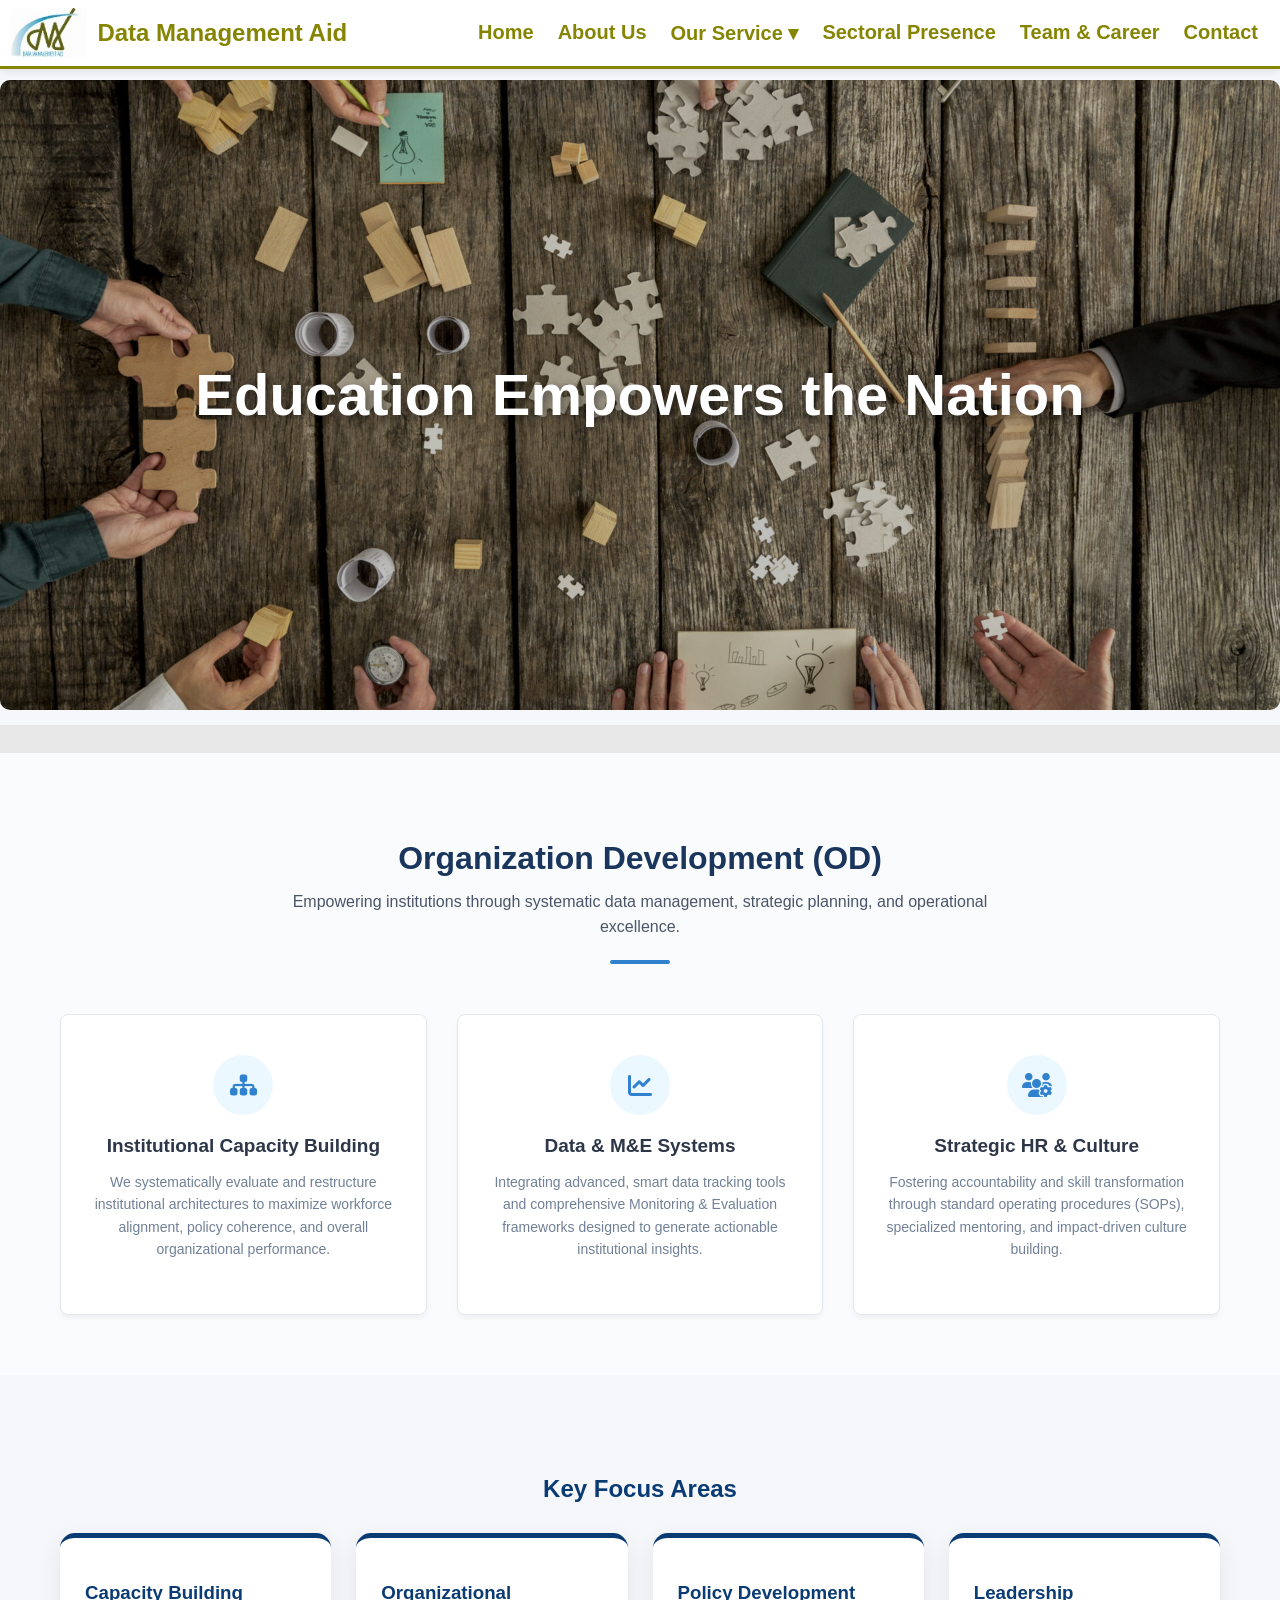
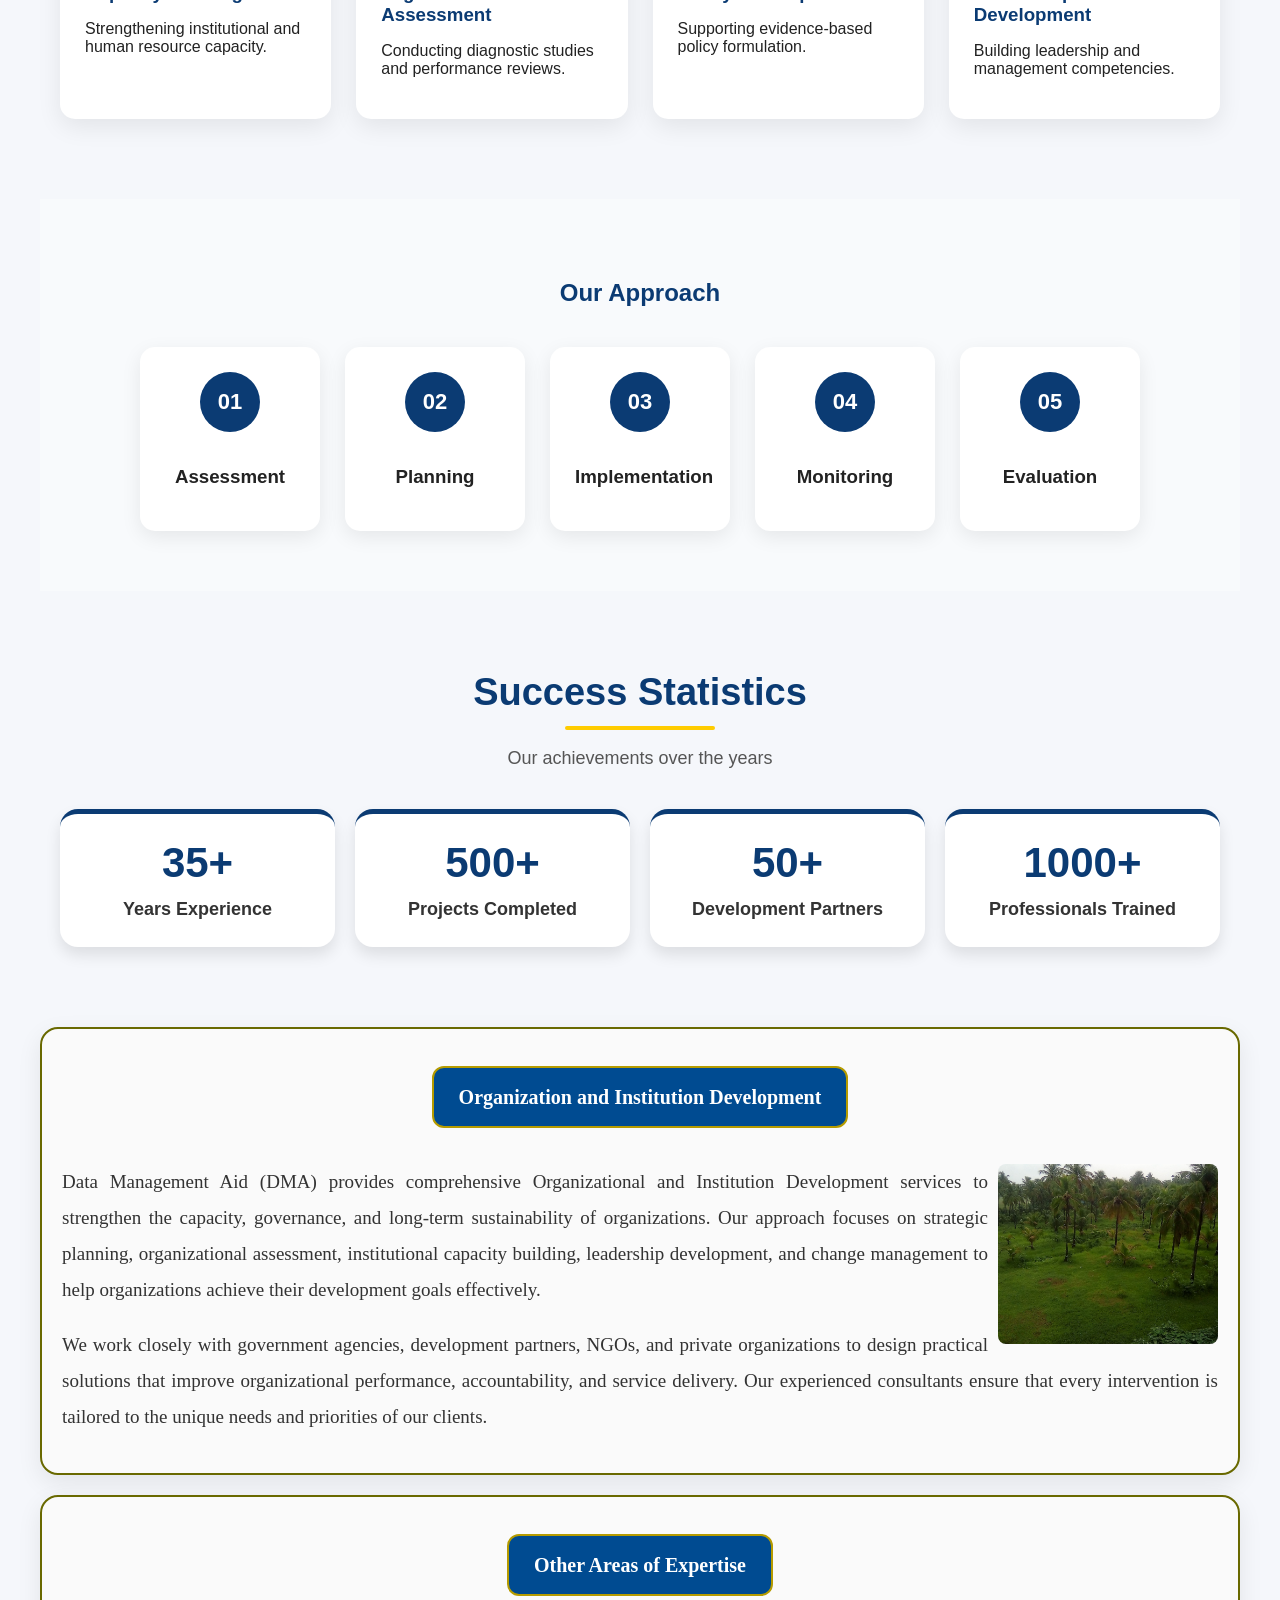
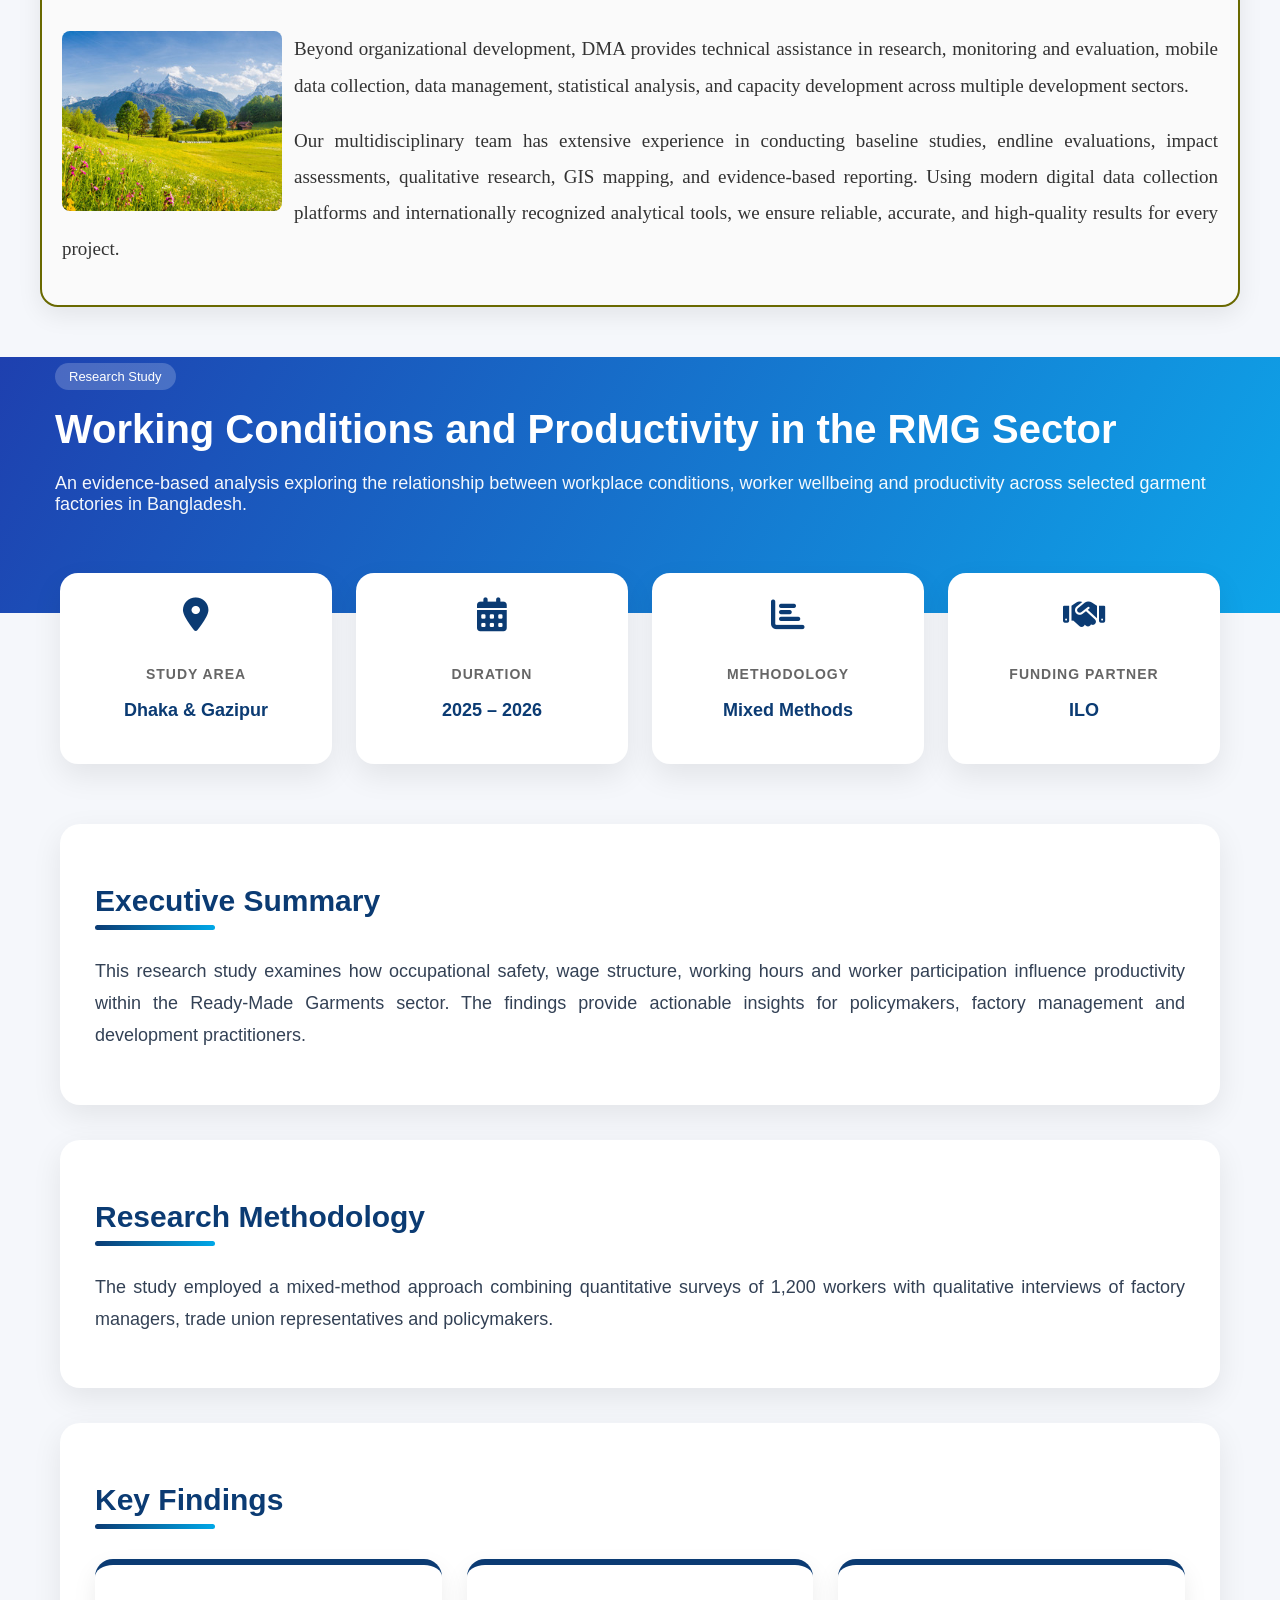
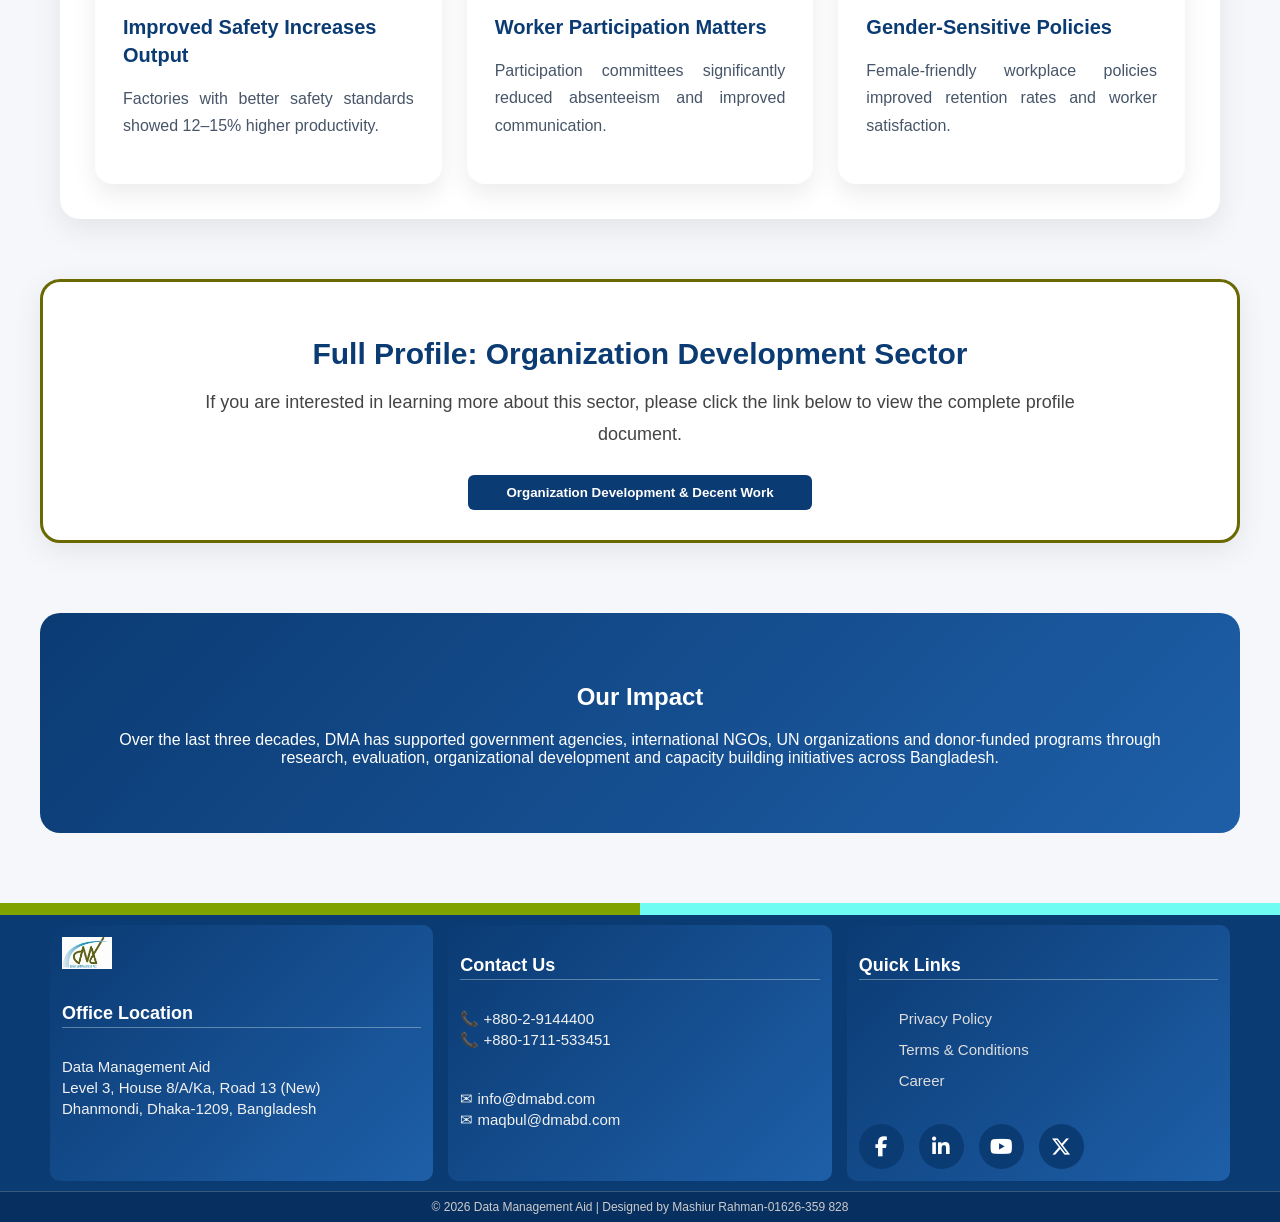
<file: org-dev.html>
<!DOCTYPE html>
<html lang="en">
<head>
    <meta charset="UTF-8">
    <title>Data Management Aid</title>
    <link rel="stylesheet" href="style.css">
</head>

<body>

<!-- HEADER -->
<header class="header">

    <div class="logo-area">
        <img src="images/DMA_Logo.jpg" alt="Logo">
        <div class="DMA_title">
            Data Management Aid
        </div>
    </div>

    <nav>
        <ul class="menu">

           <li><a href="index.html">Home</a></li>

          <li><a href="about.html">About Us</a></li>

 <li class="dropdown">
      <a href="#">Our Service ▾</a>
      <ul class="submenu">
        <li><a href="org-dev.html">Organization Development</a></li>
        <li><a href="research-eval.html">Research & Evaluation</a></li>
      </ul>
    </li>

            <li class="dropdown">
                <a href="#">Sectoral Presence</a>
                <ul class="submenu">
                    <li><a href="education.html">Education</a></li>
                    <li><a href="governance.html">Governance</a></li>
                    <li><a href="helth-wash.html">Health, Nutrition and WASH</a></li>
                    <li><a href="Climate.html">Climate, Disability and Resilience</a></li>
                    <li><a href="human-rights.html">Human Rights and Trafficking</a></li>
                    <li><a href="rmg.html">RMG, Trade Union and Decent Work</a></li>
                    <li><a href="youth-dev.html">Women, Child and Youth Development</a></li>
                    <li><a href="economic.html">Economic Growth, Agriculture and Food Security</a></li>
                    <li><a href="other.html">Others</a></li>
                </ul>
            </li>

            <li class="dropdown">
                <a href="#">Team & Career</a>
                <ul class="submenu">
                    <li><a href="team.html">Team Members</a></li>
                    <li><a href="career.html">Career Opportunity</a></li>
                </ul>
            </li>

            <li><a href="contact.html">Contact</a></li>

        </ul>
    </nav>
</header>



<!-- ================= HERO SLIDER ================= -->

<div class="hero-outer">
  <div class="hero-slider">
    <div class="hero-slide active">
          <img src="OrgDev-images/HRM5.jpg" alt="Education">
      <div class="hero-text"><h2>Education Empowers the Nation</h2></div>
    </div>
    <div class="hero-slide">
      <img src="OrgDev-images/resilience.jpg" alt="Sustainability">
      <div class="hero-text"><h2>Sustainability Through Research</h2></div>
    </div>
    <div class="hero-slide">
      <img src="OrgDev-images/HRM4.png" alt="Community">
      <div class="hero-text"><h2>Building Stronger Communities</h2></div>
    </div>
    <div class="hero-slide">
      <img src="OrgDev-images/HRDevelopment.jpg" alt="Innovation">
      <div class="hero-text"><h2>Innovation Drives Progress</h2></div>
    </div>
  </div>
</div>

<!-- ================= END HERO SLIDER ================= -->



<!-- ================= HERO TICKER ================= -->

<div class="dma-ticker">
  <div class="dma-track">
    <span>
      ⭐ Data Management Aid (DMA) ⭐ Founded: 1990 ⭐ Location: Dhaka, Bangladesh *---------* 
      ⭐ Data Management Aid (DMA) ⭐ Founded: 1990 ⭐ Location: Dhaka, Bangladesh *---------* 
      ⭐ Data Management Aid (DMA) ⭐ Founded: 1990 ⭐ Location: Dhaka, Bangladesh *---------* 
    </span>
  </div>
</div>

<!-- ================= END HERO TICKER ================= -->



<!-- ================= NEW FEATURE: ORGANIZATION DEVELOPMENT CONTENT ================= -->
<section class="od-section">
    <div class="od-container">
        
        <!-- Section Header -->
        <div class="od-header">
            <h1>Organization Development (OD)</h1>
            <p>Empowering institutions through systematic data management, strategic planning, and operational excellence.</p>
            <div class="od-line"></div>
        </div>

        <!-- 3 Pillars Grid -->
        <div class="od-grid">
            
            <!-- Card 1 -->
            <div class="od-card">
                <div class="od-icon">
                    <i class="fas fa-sitemap"></i>
                </div>
                <h3>Institutional Capacity Building</h3>
                <p>We systematically evaluate and restructure institutional architectures to maximize workforce alignment, policy coherence, and overall organizational performance.</p>
            </div>

            <!-- Card 2 -->
            <div class="od-card">
                <div class="od-icon">
                    <i class="fas fa-chart-line"></i>
                </div>
                <h3>Data & M&E Systems</h3>
                <p>Integrating advanced, smart data tracking tools and comprehensive Monitoring & Evaluation frameworks designed to generate actionable institutional insights.</p>
            </div>

            <!-- Card 3 -->
            <div class="od-card">
                <div class="od-icon">
                    <i class="fas fa-users-gear"></i>
                </div>
                <h3>Strategic HR & Culture</h3>
                <p>Fostering accountability and skill transformation through standard operating procedures (SOPs), specialized mentoring, and impact-driven culture building.</p>
            </div>

        </div>

    </div>
</section>
<!-- ================= END NEW FEATURE: ORGANIZATION DEVELOPMENT CONTENT ================= -->



<!-- ============================ Key Focus Areas ============================ -->

<section class="focus-section">
  <h2>Key Focus Areas</h2>

  <div class="focus-grid">

    <div class="focus-card">
      <h3>Capacity Building</h3>
      <p>Strengthening institutional and human resource capacity.</p>
    </div>

    <div class="focus-card">
      <h3>Organizational Assessment</h3>
      <p>Conducting diagnostic studies and performance reviews.</p>
    </div>

    <div class="focus-card">
      <h3>Policy Development</h3>
      <p>Supporting evidence-based policy formulation.</p>
    </div>

    <div class="focus-card">
      <h3>Leadership Development</h3>
      <p>Building leadership and management competencies.</p>
    </div>

  </div>
</section>


<!-- ============================ END Key Focus Areas ============================ -->



<!-- ============================ Process-section ============================ -->

<section class="process-section">
<h2>Our Approach</h2>
<div class="process-flow">
<div class="step">
<span>01</span>
<h3>Assessment</h3></div>
<div class="step">
<span>02</span>
<h3>Planning</h3></div>
<div class="step">
<span>03</span>
<h3>Implementation</h3></div>
<div class="step">
<span>04</span>
<h3>Monitoring</h3></div>
<div class="step">
<span>05</span>
<h3>Evaluation</h3></div>
</div>
</section>

<!-- ============================ End Process-section ============================ -->


<!-- ============================ Success Statistics ============================ -->

<section class="SSstats-section">

    <div class="SSstats-header">
        <h2>Success Statistics</h2>
        <p>Our achievements over the years</p>
    </div>

    <div class="SSstats-grid">

        <div class="SSstat-card">
            <span class="SSstat-number">35+</span>
            <h3>Years Experience</h3>
        </div>

        <div class="SSstat-card">
            <span class="SSstat-number">500+</span>
            <h3>Projects Completed</h3>
        </div>

        <div class="SSstat-card">
            <span class="SSstat-number">50+</span>
            <h3>Development Partners</h3>
        </div>

        <div class="SSstat-card">
            <span class="SSstat-number">1000+</span>
            <h3>Professionals Trained</h3>
        </div>

    </div>

</section>

<!-- ============================ END Success Statistics ============================ -->





<!-- ============================ ORGANIZATION DEVELOPMENT ============================ -->

<section class="fade-group fade-container-dev">

    <div class="organization-develop">
        <h2>Organization and Institution Development</h2>
    </div>

    <div class="profile-block-org1">

        <img src="OrgDev-images/coxSenary.jpg" alt="Organization Development">

        <p>
            Data Management Aid (DMA) provides comprehensive Organizational and Institution Development
            services to strengthen the capacity, governance, and long-term sustainability of organizations.
            Our approach focuses on strategic planning, organizational assessment, institutional capacity
            building, leadership development, and change management to help organizations achieve their
            development goals effectively.
        </p>

        <p>
            We work closely with government agencies, development partners, NGOs, and private organizations
            to design practical solutions that improve organizational performance, accountability, and service
            delivery. Our experienced consultants ensure that every intervention is tailored to the unique
            needs and priorities of our clients.
        </p>

    </div>

</section>

<!-- ============================ END ORGANIZATION DEVELOPMENT ============================ -->

<!-- ============================ OTHER TOPICS ============================ -->

<section class="fade-group fade-container-other">

    <div class="organization-other">
        <h2>Other Areas of Expertise</h2>
    </div>

    <div class="profile-block1">

        <img src="OrgDev-images/Math.jpg" alt="Other Topics">

        <p>
            Beyond organizational development, DMA provides technical assistance in research, monitoring
            and evaluation, mobile data collection, data management, statistical analysis, and capacity
            development across multiple development sectors.
        </p>

        <p>
            Our multidisciplinary team has extensive experience in conducting baseline studies, endline
            evaluations, impact assessments, qualitative research, GIS mapping, and evidence-based reporting.
            Using modern digital data collection platforms and internationally recognized analytical tools,
            we ensure reliable, accurate, and high-quality results for every project.
        </p>

    </div>

</section>

<!-- ============================ END OTHER TOPICS ============================ -->



<!-- ====================================RSHERO SECTION ================================-->

<section class="RShero">
  <div class="RScontainer">
    <span>Research Study</span>
    <h1>Working Conditions and Productivity in the RMG Sector</h1>
    <p>
      An evidence-based analysis exploring the relationship between workplace
      conditions, worker wellbeing and productivity across selected garment
      factories in Bangladesh.
    </p>
  </div>
</section>

<!-- ====================================END RSHERO SECTION ================================-->




<!-- ======================================= INFO GRID ============================================= -->
<section class="info-section">
  <div class="info-grid">
    <div class="info-box"><i class="fas fa-map-marker-alt"></i><h4>Study Area</h4><p>Dhaka & Gazipur</p></div>
    <div class="info-box"><i class="fas fa-calendar-alt"></i><h4>Duration</h4><p>2025 – 2026</p></div>
    <div class="info-box"><i class="fas fa-chart-bar"></i><h4>Methodology</h4><p>Mixed Methods</p></div>
    <div class="info-box"><i class="fas fa-handshake"></i><h4>Funding Partner</h4><p>ILO</p></div>
  </div>
</section>
<!-- ======================================= END INFO GRID ============================================= -->




<!-- ================================== Research-content ================================== -->

<section class="research-content">
    <!-- Executive Summary -->
    <div class="summary-section">
        <h2>Executive Summary</h2>
        <p>
            This research study examines how occupational safety, wage structure,
            working hours and worker participation influence productivity within
            the Ready-Made Garments sector. The findings provide actionable
            insights for policymakers, factory management and development
            practitioners.
        </p></div>
    <!-- Research Methodology -->
    <div class="summary-section">
        <h2>Research Methodology</h2>
        <p>
            The study employed a mixed-method approach combining quantitative
            surveys of 1,200 workers with qualitative interviews of factory
            managers, trade union representatives and policymakers.
        </p></div>
    <!-- Key Findings -->
    <div class="summary-section">
        <h2>Key Findings</h2>
        <div class="findings">
            <div class="finding-card">
                <h3>Improved Safety Increases Output</h3>
                <p>
                    Factories with better safety standards showed
                    12–15% higher productivity.
                </p></div>
            <div class="finding-card">
                <h3>Worker Participation Matters</h3>
                <p>
                    Participation committees significantly reduced
                    absenteeism and improved communication.
                </p></div>
            <div class="finding-card">
                <h3>Gender-Sensitive Policies</h3>
                <p>
                    Female-friendly workplace policies improved
                    retention rates and worker satisfaction.
                </p></div></div></div>
</section>

<!-- ================================== ENDResearch-content ================================== -->




<!-- ==========ABOUT PDF SECTION ============== -->

<section class="orgdev-section">
    <div class="orgdev-container">
        <h2>Full Profile: Organization Development Sector</h2>
        <p>
           If you are interested in learning more about this sector,
            please click the link below to view the complete profile document.
        </p>
        <button
            type="button"
            class="pdf-open-link"
            data-target="dma-profile">
            Organization Development & Decent Work
        </button>
        <div class="pdf-embed-wrap" id="dma-profile" aria-hidden="true">
            <div class="pdf-controls">
                <button
                    class="pdf-close"
                    type="button">
                    Close
                </button>
                <a href="pdf/DMA_Profile.pdf"
                   target="_blank"
                   rel="noopener noreferrer">
                    Open in New Tab / Download
                </a>
            </div>
            <iframe
                src="pdf/DMA_Profile.pdf#zoom=page-width"
                title="Organization Development Profile">
            </iframe>
        </div>
    </div>
</section>

<!-- ================================ END ABOUT PDF SECTION ======================= -->



<!-- ================================ Impact-section ======================= -->

<section class="impact-section">
<h2>Our Impact</h2>
<p>
Over the last three decades, DMA has supported government agencies,
international NGOs, UN organizations and donor-funded programs through
research, evaluation, organizational development and capacity building
initiatives across Bangladesh.
</p>
</section>

<!-- ================================ Impact-section ======================= -->





















<!-- ======== Main Container (Above Footer — Visible on All Pages) ======== -->

<div class="main-container-above-footer">

  <!-- Sub Container 1 -->
  <div class="sub-container left-color">
    <p></p>
  </div>

  <!-- Sub Container 2 -->
  <div class="sub-container right-color">
    <p></p>
  </div>
</div>

<!-- ======== END Main Container (Above Footer — Visible on All Pages) ======== -->

<!-- ================= FOOTER ================= -->

<footer class="footer-section">

    <div class="footer-container">

        <!-- Left -->
        <div class="footer-col">

            <img src="images/DMA_Logo.jpg" alt="DMA Logo" class="footer-logo">

            <h3>Office Location</h3>

            <p>
                Data Management Aid<br>
                Level 3, House 8/A/Ka, Road 13 (New)<br>
                Dhanmondi, Dhaka-1209, Bangladesh
            </p>

        </div>





        <!-- Middle -->

        <div class="footer-col">

            <h3>Contact Us</h3>

            <p>
                📞 +880-2-9144400<br>
                📞 +880-1711-533451
            </p>

            <p>
                ✉ info@dmabd.com<br>
                ✉ maqbul@dmabd.com
            </p>

        </div>

        <!-- Right -->

        <div class="footer-col">

            <h3>Quick Links</h3>

            <ul class="footer-links">
                <li><a href="#">Privacy Policy</a></li>
                <li><a href="#">Terms & Conditions</a></li>
                <li><a href="#">Career</a></li>

            </ul>

<link rel="stylesheet" href="https://cdnjs.cloudflare.com/ajax/libs/font-awesome/6.7.2/css/all.min.css">


<div class="social-icons">

    <a href="https://facebook.com" target="_blank" aria-label="Facebook">
        <i class="fab fa-facebook-f"></i>    </a>
    <a href="https://linkedin.com" target="_blank" aria-label="LinkedIn">
        <i class="fab fa-linkedin-in"></i>    </a>
    <a href="https://youtube.com" target="_blank" aria-label="YouTube">
        <i class="fab fa-youtube"></i>    </a>
    <a href="https://x.com" target="_blank" aria-label="X (Twitter)">
        <i class="fab fa-x-twitter"></i>    </a>

</div>
        </div>

    </div>
    <div class="footer-bottom">
        © 2026 Data Management Aid |
        Designed by Mashiur Rahman-01626-359 828
    </div>
</footer>


<!-- ====================END OF FOOTER==================== --> 



<!-- SMART HERO SLIDER JAVASCRIPT -->
<script>
    document.addEventListener("DOMContentLoaded", function() {
        const slides = document.querySelectorAll('.hero-slide');
        let currentSlide = 0;

        function nextSlide() {
            slides[currentSlide].classList.remove('active');
            currentSlide = (currentSlide + 1) % slides.length;
            slides[currentSlide].classList.add('active');
        }

        // Auto change slide every 4 seconds
        setInterval(nextSlide, 4000);
    });


    /* =============================== ABOUT PDF SECTION ================================ */ 

document.addEventListener("DOMContentLoaded", function () {

    document.querySelectorAll(".pdf-open-link").forEach(btn => {

        btn.addEventListener("click", function () {

            const targetId = this.dataset.target;
            const target = document.getElementById(targetId);

            if(target){
                target.classList.add("visible");
                target.setAttribute("aria-hidden","false");
            }

        });

    });

    document.querySelectorAll(".pdf-close").forEach(btn => {

        btn.addEventListener("click", function () {

            const wrap = this.closest(".pdf-embed-wrap");

            if(wrap){
                wrap.classList.remove("visible");
                wrap.setAttribute("aria-hidden","true");
            }

        });

    });

});

    
</script>



</body>
</html>
</file>
<file: style.css>
/* =======================================================================
   CLEAN CSS — Duplicates removed & merged
   Sections: Global → Header → Hero → Ticker → Stats → Cards → What We Do
             → Sectoral → Projects → Clients → Testimonial → About
             → Ticker v2 → Did You Know → Org Section → 3Pic Slider
             → Vision & Mission → Core Services → Projects Table → Tab
             → Milestones → Org Dev → Focus → Process → Success Stats
             → Org Dev Text → RS Hero → Info Grid → Research → PDF
             → Impact → Orbs → RsEalu → Research Projects → Knowledge
             → Contact → Team → Career → Footer
   ======================================================================= */


/* ===================== 1. GLOBAL RESET & BASE ===================== */

*,
*::before,
*::after {
  box-sizing: border-box;
}

html {
  scroll-behavior: smooth;
  margin: 0;
  padding: 0;
  overflow-x: hidden;
  width: 100%;
}

body {
  font-family: 'Segoe UI', sans-serif;
  margin: 0;
  padding: 0;
  background: #f5f7fb;
  color: #222;
  overflow-x: hidden;
  width: 100%;
}

/* ===================== 2. CSS VARIABLES ===================== */

:root {
  /* Brand */
  --primary: #0b3b73;
  --secondary: #00a8e8;
  --text: #334155;
  /* Key Focus Cards */
  --primary-color: #2E8B57;
  --secondary-color: #FFD700;
  --bg-color: #f4f7f8;
  --card-bg: #fff;
  --text-color: #333;
  /* Career (defined in career section but placed here) */
  --primary-dark: #072f5f;
  --muted: #64748b;
}

/* ===================== 3. HEADER ===================== */

.header { position: fixed; top: 0; left: 0; width: 100%; background: #fff; display: flex; align-items: center; justify-content: space-between; padding: 8px 10px; box-shadow: 0 2px 10px rgba(0,0,0,0.1); z-index: 999; font-size: 20px; font-weight: bold; border-bottom: 3px solid #858503; }
.logo-area { display: flex; align-items: center; gap: 10px; }
.logo-area img { height: 50px; }
.DMA_title {font-size: 24px;font-weight: bold;color: #858503;white-space: nowrap;}

/* MENU */
.menu { list-style: none; display: flex; margin: 0; padding: 0; }
.menu li { position: relative; }
.menu li a { text-decoration: none; color: #858503; padding: 18px 12px; }
.menu li a:hover { color: #0587e4; }

/* SUBMENU */
.submenu {display: none;position: absolute;top: 38px;border: 2px solid #ff6600;border-radius: 6px;z-index: 999;font-size: 18px;font-weight: bold;font-style: italic;white-space: nowrap;box-shadow: 0 5px 15px rgba(0,0,0,0.1);width: auto;max-width: fit-content;background: #fff;overflow: hidden;list-style: none;padding: 0;margin: 0;}
.submenu li a {display: block;padding: 3px 10px;color: #222;text-decoration: none;white-space: nowrap;position: relative;transition: 0.3s;}
.dropdown:hover .submenu { display: block; }
.submenu li a:hover { background: #0073e6; color: #fff; }

.submenu li a::after {
  content: "";
  position: absolute;
  left: 0; bottom: 0;
  width: 0; height: 2px;
  background: #000;
  transition: width 0.25s ease;
}
.submenu li a:hover::after { width: 100%; }

/* Header Responsive */
@media (max-width: 992px) {
  .header { padding: 10px 15px; flex-wrap: wrap; }
  .DMA_title { font-size: 18px; }
  .logo-area img { height: 45px; }
  .menu li a { padding: 15px 8px; font-size: 15px; }
  .submenu { font-size: 14px; }
}
@media (max-width: 768px) {
  .header { flex-direction: column; align-items: center; padding: 10px; }
  .logo-area { margin-bottom: 10px; }
  .logo-area img { height: 40px; }
  .DMA_title { font-size: 18px; text-align: center; }
  .menu { flex-wrap: wrap; justify-content: center; }
  .menu li a { padding: 8px 10px; font-size: 14px; }
  .submenu { position: absolute; top: 100%; left: 0; font-size: 13px; max-width: 250px; overflow-y: auto; }
}
@media (max-width: 480px) {
  .header { padding: 8px; }
  .logo-area { flex-direction: column; gap: 5px; }
  .logo-area img { height: 35px; }
  .DMA_title { font-size: 16px; white-space: normal; text-align: center; }
  .menu { gap: 2px; }
  .menu li a { padding: 6px 8px; font-size: 13px; }
  .submenu { font-size: 12px; }
}

/* ===================== 4. HERO SLIDER ===================== */

.hero-outer { width: 100%; max-width: 100%; overflow: hidden; box-sizing: border-box; }

.hero-slider {
  position: relative;
  width: 100%; max-width: 100%;
  height: 70vh;
  margin: 80px auto 5px;
  overflow: hidden;
  border-radius: 10px;
  box-sizing: border-box;
}
.hero-slider::after {
  content: "";
  position: absolute;
  inset: 0;
  box-shadow: 0 6px 15px rgba(0,0,0,.2);
  pointer-events: none;
}

.hero-slide { position: absolute; top: 0; left: 0; width: 100%; height: 100%; opacity: 0; transition: opacity 1.2s ease; }
.hero-slide.active { opacity: 1; }
.hero-slide img { width: 100%; height: 100%; object-fit: cover; display: block; filter: brightness(75%); }

.hero-text {
  position: absolute; inset: 0;
  display: flex; align-items: center; justify-content: center;
  text-align: center; padding: 0 20px;
  overflow: hidden; z-index: 2;
}
.hero-text h2 {
  color: #fff;
  font-size: 58px; font-weight: 800; line-height: 1.2;
  max-width: 90%; margin: 0 auto;
  text-shadow: 3px 3px 10px rgba(0,0,0,.5);
  word-wrap: break-word; overflow-wrap: break-word;
  white-space: normal;
}

@media screen and (max-width: 1024px) {
  .hero-slider { height: 60vh; margin-top: 70px; }
  .hero-text h2 { font-size: 42px; max-width: 95%; }
}
@media screen and (max-width: 768px) {
  .hero-slider { height: 50vh; margin-top: 65px; border-radius: 0; }
  .hero-text { padding: 0 15px; }
  .hero-text h2 { font-size: 28px; line-height: 1.3; max-width: 100%; }
}
@media screen and (max-width: 480px) {
  .hero-slider { height: 40vh; margin-top: 60px; }
  .hero-text h2 { font-size: 22px; line-height: 1.4; }
}

/* ===================== 5. HERO TICKER (Homepage) ===================== */
/* NOTE: renamed .dma-track → .dma-track to avoid conflict with v2 ticker */

.dma-ticker {
  width: 100%; overflow: hidden;
  background: #E7E7E7;
  padding: 3px 0; margin-top: 10px;
}
.dma-track {
  display: inline-flex; gap: 10px;
  white-space: nowrap;
  animation: tickerMove 30s linear infinite;
  padding-left: 100%;
}
.dma-track span { font-size: 18px; font-weight: 600; color: #696900; }

@keyframes tickerMove {
  from { transform: translateX(0); }
  to   { transform: translateX(-100%); }
}



/* ================= END NEWS, EVENTS & ANNOUNCEMENTS ================= */

.nea-section { max-width: 1200px; width: 100%; margin: 0 auto; padding: 24px; border: 2px solid #c8c800; border-radius: 12px; box-shadow: 0 4px 12px rgba(0,0,0,0.1); background: #fff; } 
.nea-header { text-align: center; margin-bottom: 20px; } 
.nea-header h2 { font-size: 26px; color: #0b3b73; font-weight: 700; margin-bottom: 8px; } 
.nea-header p { color: #666; font-size: 16px; } 
.ticker { background: #f1f5ff; border: 1px solid #d0d9f5; border-radius: 8px; padding: 9px 14px; margin-bottom: 16px; overflow: hidden; font-size: 13px; color: #444; } 
.ticker-inner { white-space: nowrap; display: inline-block; animation: ticker 22s linear infinite; } @keyframes ticker { 0%   { transform: translateX(100vw); } 100% { transform: translateX(-100%); } } 
.featured-news { width: 100%; background: linear-gradient(135deg, #0b3b73, #1d5ca8); color: #fff; padding: 18px; border-radius: 14px; margin-bottom: 18px; } 
.featured-badge { display: inline-block; background: #ffcc00; color: #000; padding: 5px 14px; border-radius: 30px; font-size: 13px; font-weight: 700; margin-bottom: 12px; } 
.featured-news h3 { font-size: 20px; margin-bottom: 8px; } .featured-news p { line-height: 1.7; margin-bottom: 12px; font-size: 14px; opacity: .92; } 
.featured-date { font-size: 13px; opacity: .8; } .toolbar { display: flex; gap: 10px; margin-bottom: 18px; flex-wrap: wrap; align-items: center; } 
.toolbar input { flex: 1; min-width: 180px; padding: 9px 14px; border: 1px solid #ccc; border-radius: 8px; font-size: 14px; color: #333; outline: none; transition: border .2s; } 
.toolbar input:focus { border-color: #1d5ca8; } .filter-btns { display: flex; gap: 6px; flex-wrap: wrap; } 
.fbtn { padding: 7px 16px; border: 1px solid #ccc; border-radius: 20px; background: #fff; color: #555; font-size: 13px; cursor: pointer; transition: .15s; } 
.fbtn.active, .fbtn:hover { background: #1d5ca8; color: #fff; border-color: #1d5ca8; } 
.nea-grid { display: grid; grid-template-columns: repeat(2, 1fr); gap: 18px; } .nea-card { background: #fff; border-radius: 14px; padding: 18px; box-shadow: 0 3px 14px rgba(0,0,0,.07); border: 1px solid #e5e5e5; border-top: 4px solid #0b3b73; transition: .25s; } 
.nea-card:hover { transform: translateY(-4px); box-shadow: 0 8px 22px rgba(0,0,0,.11); } 
.nea-card h3 { color: #0b3b73; margin-bottom: 14px; font-size: 17px; } 
.nea-card ul { list-style: none; display: grid; grid-template-columns: repeat(2, 1fr); gap: 10px; } 
.nea-card li { padding: 11px; border: 1px solid #e5e5e5; border-radius: 9px; background: #fafafa; font-size: 13px; color: #333; transition: .2s; cursor: default; } 
.nea-card li:hover { background: #f1f5ff; border-color: #4e73df; } .nea-card li.hidden { display: none; } 
.nea-card li span.date { display: block; color: #4e73df; font-size: 11px; font-weight: 700; margin-bottom: 3px; } 
.tag { display: inline-block; padding: 2px 7px; border-radius: 20px; font-size: 10px; font-weight: 700; margin-left: 4px; vertical-align: middle; } 
.tag-new { background: #e6f4ea; color: #1a7a30; } .tag-hot { background: #fdecea; color: #c0392b; } 
.card-footer { margin-top: 12px; padding-top: 10px; border-top: 1px solid #eee; } 
.card-footer .count { font-size: 12px; color: #999; } 
.no-results { grid-column: 1 / -1; text-align: center; padding: 30px; color: #999; font-size: 14px; } @media (max-width: 900px) { .nea-grid { grid-template-columns: 1fr; } 
.stats-row { grid-template-columns: repeat(2, 1fr); } } @media (max-width: 600px) { .nea-section { padding: 14px; } 
.nea-header h2 { font-size: 22px; } 
.featured-news { padding: 16px; } 
.featured-news h3 { font-size: 17px; } .nea-card ul { grid-template-columns: 1fr; } }




/* ===================== 6. ABOUT PAGE TICKER (v2) ===================== */

.ticker-wrapper {
  width: 100%; overflow: hidden;
  background: linear-gradient(135deg, #f8f9fc, #e9f0ff);
  padding: 8px 0;
  border-bottom: 1px solid rgba(11,59,115,0.15);
  box-shadow: 0 4px 20px rgba(0,0,0,0.06);
}
.ticker-container { width: 100%; overflow: hidden; }
.ticker-track {
  display: flex; width: max-content;
  animation: tickerScroll 20s linear infinite;
  will-change: transform;
}
.ticker-track:hover { animation-play-state: paused; }
.ticker-content {
  display: flex; align-items: center;
  white-space: nowrap;
  font-family: 'Inter', 'Segoe UI', sans-serif;
  font-size: 1.2rem; font-weight: 700; color: #696900;
}
.ticker-highlight {
  font-weight: 700; margin: 0 24px;
  background: linear-gradient(90deg, #0b3b73, #4e73df);
  -webkit-background-clip: text; -webkit-text-fill-color: transparent;
  background-clip: text; color: transparent; display: inline-block;
}
.ticker-info { margin: 0 8px; opacity: 0.85; }

@keyframes tickerScroll {
  0%   { transform: translateX(0); }
  100% { transform: translateX(-50%); }
}
@media (max-width: 768px) {
  .ticker-content { font-size: 0.95rem; }
  .ticker-track { animation-duration: 50s; }
  .ticker-highlight, .ticker-info { margin: 0 18px; }
}

/* ===================== 7. STATS SECTION (Homepage) ===================== */

.stats-wrapper { margin: 20px 0 10px; width: 100%; overflow: hidden; }
.stats-sectionST {
  display: grid; grid-template-columns: repeat(5,1fr);
  gap: 12px; background: #f8fbff;
  padding: 12px; border-radius: 12px;
}
.stats-box {
  background: #fff; text-align: center;
  padding: 15px 10px; border-radius: 10px;
  box-shadow: 0 3px 8px rgba(0,0,0,0.15);
  transition: transform .3s ease, box-shadow .3s ease;
}
.stats-box:hover { transform: translateY(-4px); box-shadow: 0 6px 14px rgba(0,0,0,0.25); }
.stats-box i { font-size: 32px; color: #0b3b73; margin-bottom: 8px; }
.stats-box p { font-size: 15px; font-weight: 600; color: #333; line-height: 1.35; }
.counter { font-size: 26px; font-weight: 800; display: inline-block; }

@media (max-width: 992px) { .stats-sectionST { grid-template-columns: repeat(2,1fr); } }
@media (max-width: 576px) { .stats-sectionST { grid-template-columns: 1fr; } }

/* ===================== 8. KEY FOCUS CARDS ===================== */

.containerx1 { width: 100%; max-width: 1200px; margin: 2rem auto; }
.section-titlex1 { text-align: center; margin-bottom: 2rem; font-size: 1.8rem; color: var(--primary-color); }
.cardsx1 { display: grid; grid-template-columns: repeat(auto-fit,minmax(250px,1fr)); gap: 1.5rem; }
.cardx1 {
  background: var(--card-bg); padding: 1.5rem;
  border-radius: 15px; box-shadow: 0 5px 15px rgba(0,0,0,0.1);
  text-align: center; transition: transform 0.3s ease;
}
.cardx1:hover { transform: translateY(-10px); }
.cardx1 i { font-size: 2.5rem; color: var(--secondary-color); margin-bottom: 1rem; }
.cardx1 h3 { margin-bottom: 1rem; color: var(--primary-color); }
canvas { margin-top: 1rem; max-height: 250px; }



/* ================= CLIENT SATISFACTION ================= */ .client-section{ max-width:1200px; margin:70px auto; padding:0 15px; } .client-header{ text-align:center; margin-bottom:40px; } .client-header h2{ font-size:38px; color:#0b3b73; margin-bottom:12px; font-weight:700; } .client-header p{ color:#666; font-size:17px; } .client-grid{ display:grid; grid-template-columns:repeat(4,1fr); gap:25px; } .client-card{ background:#fff; border-radius:18px; padding:30px; text-align:center; box-shadow:0 8px 25px rgba(0,0,0,.08); transition:.35s; } .client-card:hover{ transform:translateY(-8px); box-shadow:0 18px 35px rgba(0,0,0,.15); } .circle{ --percent:0; width:150px; height:150px; margin:auto; border-radius:50%; background: conic-gradient( #0b3b73 calc(var(--percent)*1%), #e5e5e5 0); display:flex; align-items:center; justify-content:center; position:relative; } .circle::before{ content:""; position:absolute; width:118px; height:118px; background:#fff; border-radius:50%; } .circle span{ position:relative; font-size:30px; font-weight:bold; color:#0b3b73; } .client-card h3{ margin-top:20px; font-size:20px; color:#222; } /* Tablet */ @media(max-width:992px){ .client-grid{ grid-template-columns:repeat(2,1fr); } } /* Mobile */ @media(max-width:768px){ .client-grid{ grid-template-columns:1fr; } .client-header h2{ font-size:30px; } .circle{ width:130px; height:130px; } .circle::before{ width:100px; height:100px; } }






/* ================= OUR PROCESS ================= */ 
.process-section{ max-width:1200px; margin:80px auto; padding:0 15px; } 
.section-title{ text-align:center; margin-bottom:60px; } 
.section-title h2{ font-size:38px; color:#0b3b73; margin-bottom:10px; font-weight:700; } 
.section-title p{ color:#666; font-size:17px; max-width:750px; margin:auto; line-height:1.7; } 
.process-container{ display:grid; grid-template-columns:repeat(3,1fr); gap:30px; } 
.process-step{ background:#fff; border-radius:18px; padding:35px 25px; text-align:center; position:relative; overflow:hidden; box-shadow:0 10px 30px rgba(0,0,0,.08); transition:.35s; border-top:5px solid #0b3b73; } 
.process-step:hover{ transform:translateY(-8px); box-shadow:0 18px 35px rgba(0,0,0,.15); } 
.step-number{ position:absolute; top:15px; right:20px; font-size:45px; font-weight:700; color:rgba(11,59,115,.08); } 
.step-icon{ width:85px; height:85px; margin:auto; margin-bottom:20px; border-radius:50%; display:flex; justify-content:center; align-items:center; background:#eef5ff; color:#0b3b73; font-size:34px; transition:.35s; } 
.process-step:hover .step-icon{ background:#0b3b73; color:#fff; transform:rotate(10deg) scale(1.08); } 
.process-step h3{ font-size:22px; margin-bottom:15px; color:#0b3b73; } 
.process-step p{ color:#666; line-height:1.8; font-size:15px; } 
/* Tablet */ 
@media(max-width:992px){ .process-container{ grid-template-columns:repeat(2,1fr); } } 
/* Mobile */ 
@media(max-width:768px){ .process-container{ grid-template-columns:1fr; } 
.section-title h2{ font-size:30px; } .process-step{ padding:30px 20px; } 
.step-number{ font-size:35px; } } 

/* ================= END OUR PROCESS ================= */






/* ================= 9. WHAT WE DO ================= */


.fade-group { opacity:0; transform:translateY(40px); transition:opacity 1.2s ease, transform 1.2s ease; }
.fade-group.visible { opacity:1; transform:translateY(0); }
.fade-container {width: 100%; max-width:1200px; margin:25px auto; padding:15px; background:#f9fcff; border:2px solid #696900; border-radius:12px; box-shadow:0 4px 12px rgba(0,0,0,0.1); font-family:"Segoe UI",sans-serif; }
.what-we-do { text-align:center; margin-bottom:35px; }
.what-we-do h2 { background:#004b91; color:#fff; font-size:22px; font-weight:700; padding:10px 30px; border-radius:10px; display:inline-block; border:2px solid #696900; }
.what-we-do p { max-width:1000px; margin:12px auto 0 auto; color:#444; line-height:1.7; }
.section-flex { display:flex; align-items:flex-start; gap:20px; margin:25px 0; }
.reverse { flex-direction:row-reverse; }
.section-text { flex:2; }
.section-image { flex:1; text-align:center; }

.section-image img{width:100%; max-width:350px; height:250px; object-fit:cover; border-radius:10px;}

.section-text h3 { background:#004b91; color:#fff; font-size:18px; font-weight:700; padding:10px 15px; border-radius:10px; display:inline-block; margin-bottom:15px; }
.section-text h3 a { color:#fff; text-decoration:none !important; }
.section-text h3 a:hover { color:#ffeb3b; }
.section-text p { color:#333; line-height:1.7; text-align:justify; }
@media(max-width:768px){ .section-flex,.reverse{flex-direction:column; align-items:flex-start;} .fade-container{text-align:left;} }

/* ================= END WHAT WE DO ================= */



/* ===================== 10. VISION & MISSION ===================== */

/* ====== VISION & MISSION ====== */

.fade-container-vm {
  max-width: 1200px;
  margin: 60px auto;
  padding: 30px;
  text-align: justify;
  border: 2px solid #e0e0e0;
  border-radius: 10px;
  background: #fff;
  box-shadow: 0 4px 12px rgba(0,0,0,0.08);
}

.Vision-Mission { text-align: center; margin-bottom: 50px; }
.Vision-Mission h2 { color: #004b91; font-weight: 700; font-size: 22px; margin-bottom: 10px; }

.section-text h3 {
  background: #004b91;
  color: #fff;
  padding: 10px 40px;
  border-radius: 5px;
  display: inline-block;
  margin-bottom: 15px;
  font-size: 18px;
}

.text-image-row { display: flex; align-items: flex-start; gap: 20px; flex-wrap: wrap; }
.vision-img, .mission-img { width: 280px; border-radius: 8px; }
.vision-img { order: 2; }
.mission-img { order: 1; }
.text-image-row p { flex: 1; line-height: 1.7; color: #333; margin: 0; min-width: 200px; }
.reverse .text-image-row { flex-direction: row-reverse; }

@media (max-width: 1024px) {
  .text-image-row { flex-direction: column; align-items: center; }
  .vision-img, .mission-img { width: 80%; max-width: 350px; margin: 0 auto; }
  .section-text h3 { padding: 10px 40px; }
}
@media (max-width: 768px) {
  .text-image-row { flex-direction: column; gap: 25px; align-items: center; }
  .vision-img, .mission-img { width: 100%; }
  .section-text h3 { font-size: 17px; }
}

/* ===================== 11. SECTORAL ===================== */

.sectoral-container-wrapper {
  width: 100%; padding: 40px 0;
  background: #f9fcff; border-radius: 12px;
  box-shadow: 0 4px 12px rgba(0,0,0,0.1); margin-bottom: 40px;
}
.sectoral-container { max-width: 1500px; margin: auto; text-align: center; }
.sectoral-header h2 { font-size: 32px; color: #0b3b73; margin-bottom: 15px; }
.sectoral-header p { font-size: 16px; color: #444; text-align: center; margin-bottom: 30px; }
.sectoral-service-grid {
  display: grid; grid-template-columns: repeat(auto-fit,minmax(260px,1fr));
  gap: 20px; padding: 0 10px;
}
.sectoral-service-box {
  position: relative; height: 240px;
  overflow: hidden; border-radius: 15px;
  cursor: pointer; width: 100%;
  box-shadow: 0 4px 12px rgba(0,0,0,0.3);
  transition: transform .3s ease, box-shadow .3s ease;
}
.sectoral-service-box:hover { transform: translateY(-5px); box-shadow: 0 8px 20px rgba(0,0,0,0.6); }
.sectoral-service-box img { width: 100%; height: 100%; object-fit: cover; border-radius: 15px; transition: 0.5s; }
.sectoral-service-box:hover img { transform: scale(1.08); }
.sectoral-service-overlay {
  position: absolute; left: 0; right: 0; bottom: 0;
  background: linear-gradient(transparent, rgba(0,0,0,.75));
  padding: 20px 15px; border-radius: 0 0 15px 15px;
}
.sectoral-service-overlay h3 { font-size: 18px; line-height: 1.4; font-weight: bold; color: #fff; margin: 0; }
.sectoral-service-box:hover .sectoral-service-overlay { background: rgba(11,59,115,0.7); }

@media (max-width: 1024px) {
  .sectoral-service-grid { grid-template-columns: repeat(auto-fit,minmax(200px,1fr)); }
  .sectoral-service-box { height: 180px; }
}
@media (max-width: 768px) {
  .sectoral-service-grid { grid-template-columns: repeat(auto-fit,minmax(160px,1fr)); }
  .sectoral-service-box { height: 160px; }
}

/* ===================== 12. PROJECT SLIDER ===================== */

.project-main-container { width: 100%; max-width: 1400px; margin: 0 auto; padding: 15px; }
.project-title { background: #0b3b73; color: #fff; padding: 5px; text-align: center; border-radius: 8px; margin-bottom: 10px; font-size: 25px; }
.project-slider-wrapper { position: relative; overflow: hidden; }
.project-container { display: flex; gap: 20px; overflow: hidden; scroll-behavior: auto; }
.project-container::-webkit-scrollbar { display: none; }
.project-box { flex: 0 0 280px; border-radius: 12px; overflow: hidden; background: #fff; box-shadow: 0 5px 15px rgba(0,0,0,.15); transition: .35s; }
.project-box:hover { transform: translateY(-8px); }
.project-box img { width: 100%; height: 180px; object-fit: cover; }
.project-info { padding: 15px; text-align: center; }
.project-info h4 { margin-bottom: 12px; font-size: 18px; }
.view-details { display: inline-block; padding: 8px 18px; background: #0b3b73; color: #fff; border-radius: 30px; text-decoration: none; transition: .3s; }
.view-details:hover { background: #f39c12; }
.arrow-btn { position: absolute; top: 45%; transform: translateY(-50%); border: none; width: 45px; height: 45px; border-radius: 50%; background: #0b3b73; color: #fff; cursor: pointer; font-size: 22px; z-index: 5; }
.arrow-btn:hover { background: #f39c12; }
.arrow-btn.left { left: 5px; }
.arrow-btn.right { right: 5px; }

/* ===================== 13. CLIENT GRID ===================== */

.extra-grid-section { background: #f8fbff; padding: 60px 20px; text-align: center; }
.grid-title { font-size: 28px; font-weight: 700; margin-bottom: 40px; color: #0b3b73; position: relative; }
.grid-title::after { content: ""; width: 80px; height: 3px; background: #f39c12; display: block; margin: 10px auto 0; border-radius: 5px; }
.client-grid-container { display: grid; grid-template-columns: repeat(auto-fit,minmax(150px,1fr)); gap: 25px; max-width: 1200px; margin: 0 auto; align-items: center; justify-items: center; }
.client-grid-box { background: #fff; padding: 15px; border-radius: 12px; box-shadow: 0 3px 10px rgba(0,0,0,0.08); cursor: pointer; transition: all 0.3s ease; width: 100%; max-width: 160px; }
.client-grid-box:hover { transform: translateY(-6px); box-shadow: 0 8px 18px rgba(0,0,0,0.15); }
.client-grid-box img { width: 100%; height: 90px; object-fit: contain; display: block; transition: 0.3s; }
.client-grid-box:hover img { transform: scale(1.05); }

/* Popup */
.popup-overlay { display: none; position: fixed; inset: 0; background: rgba(0,0,0,0.6); justify-content: center; align-items: center; z-index: 9999; }
.popup-content { background: #fff; padding: 25px; border-radius: 12px; max-width: 450px; width: 90%; text-align: center; position: relative; animation: popupFade 0.25s ease; }
@keyframes popupFade { from { transform: scale(0.8); opacity: 0; } to { transform: scale(1); opacity: 1; } }
.close-popup { position: absolute; top: 10px; right: 15px; font-size: 26px; cursor: pointer; color: #333; }
#popup-link { display: inline-block; margin-top: 15px; padding: 8px 18px; background: #0b3b73; color: #fff; border-radius: 6px; text-decoration: none; transition: 0.3s; }
#popup-link:hover { background: #f39c12; }

@media (max-width: 768px) {
  .client-grid-box { max-width: 130px; padding: 10px; }
  .client-grid-box img { height: 70px; }
}

/* ===================== 14. TESTIMONIAL SLIDER ===================== */

.slider-container {
  max-width: 1100px; margin: 30px auto;
  background: #fff; display: flex; align-items: center;
  border: 3px solid #696900; padding: 20px;
  box-shadow: 0 0 20px rgba(0,0,0,.08);
  border-radius: 12px; position: relative; gap: 20px;
}
.slider-left { flex: 1 1 60%; }
.slider-right { flex: 1 1 40%; text-align: center; }
.slider-left h2 { text-align: center; font-size: 34px; color: #004b6d; margin-bottom: 15px; }
.quote { font-size: 22px; text-align: center; font-weight: 600; margin-bottom: 18px; }
.desc { font-size: 17px; color: #444; line-height: 1.7; }
.date { margin-top: 15px; text-align: right; font-size: 15px; color: #666; }
.author-box { display: flex; align-items: center; margin-top: 35px; gap: 18px; }
.author-box img { width: 110px; height: 110px; border-radius: 50%; object-fit: cover; }
.author-info strong { font-size: 18px; }
.slider-right img { width: 100%; max-width: 300px; height: 300px; object-fit: cover; border-radius: 12px; }
.dots { display: flex; justify-content: center; gap: 10px; margin-top: 20px; }
.dots span { width: 12px; height: 12px; background: #ccc; border-radius: 50%; cursor: pointer; }
.dots .active { background: #0077b6; }

/* Testimonial arrows — separate class to avoid conflict with Contact slider arrows */
.t-arrow { position: absolute; top: 50%; transform: translateY(-50%); font-size: 36px; cursor: pointer; color: #0077b6; padding: 8px; user-select: none; }
.t-arrow-left { left: 10px; }
.t-arrow-right { right: 10px; }

@media (max-width: 900px) {
  .slider-container { flex-direction: column; text-align: center; }
  .author-box { justify-content: center; }
  .slider-right img { height: 260px; }
}

/* ===================== 15. DID YOU KNOW ===================== */

.did-you-know-section { height: auto; display: flex; justify-content: center; padding: 20px 10px; background: #eef0f6; }
.did-container { width: 100%; max-width: 1250px; display: grid; grid-template-columns: 1fr 1.2fr; gap: 20px; }
.left-box img { max-width: 100%; border-radius: 10px; }
.right-box { position: relative; padding-left: 10px; }
.right-box::before { content: ''; position: absolute; left: 0; top: 0; width: 4.8px; height: 100%; background: #cfd3e6; }
.pill { display: inline-block; background: white; padding: 8px 18px; border-radius: 50px; font-weight: 600; color: #1a2263; }
.right-box h1 { font-size: 44px; color: #141a5c; line-height: 1.3; margin-bottom: 0; }
.info-row { display: grid; grid-template-columns: 1fr 160px; align-items: center; border-top: .5px solid #cfd3e6; padding: 0; }
.info-row:first-of-type { border-top: 0; margin-top: 20px; }
.info-left { display: flex; align-items: center; gap: 8px; }
.icon-box { width: 55px; height: 55px; border-radius: 50%; display: flex; align-items: center; justify-content: center; }
.icon-box img { width: 34px; }
.info-left p { font-size: 16px; color: #141a5c; font-weight: 600; }
.info-right { text-align: center; font-size: 35px; font-weight: 800; color: #141a5c; }

@media (max-width: 992px) {
  .did-container { grid-template-columns: 1fr; text-align: center; }
  .right-box { padding-left: 0; }
  .right-box::before { display: none; }
  .info-row { grid-template-columns: 1fr; }
  .info-left { flex-direction: column; justify-content: center; }
  .info-right { font-size: 40px; margin-top: 10px; }
  .right-box h1 { font-size: 32px; }
}

/* ===================== 16. ABOUT / ORG SECTION ===================== */

.org-section {
  margin: 20px auto; padding: 18px 24px;
  background: #f8f9fa; text-align: center;
  border-radius: 20px; border: 4px solid #696900;
  box-shadow: 0 4px 35px rgba(0,0,0,0.08);
  max-width: 1200px;
}
.org-section h2 { font-size: 36px; color: #fff; font-weight: 700; background-color: #0b3b73; padding: 8px 20px; border-radius: 12px; display: inline-block; margin-bottom: 15px; }
.org-section p { font-size: 18px; text-align: justify; color: #444; line-height: 1.6; }
.org-section a { color: #0073e6; font-weight: bold; text-decoration: none; border-bottom: 2px solid transparent; transition: all 0.3s ease; }
.org-section a:hover { color: #0056b3; border-color: #0056b3; }

.pdf-open-link { background: #0b3b73; color: #fff; border: none; padding: 10px 38px; border-radius: 6px; cursor: pointer; font-weight: 600; transition: .3s ease; }
.pdf-open-link:hover { background: #0056b3; }

.DMAProfile {
  margin: 20px auto; padding: 0 12px;
  background: #f8f9fa; text-align: left;
  border-radius: 12px; border: 3px solid #0b3b73;
  box-shadow: 0 4px 35px rgba(0,0,0,0.08);
  max-width: 1200px;
}
.DMAProfile h2 { font-size: 28px; color: #000; font-weight: 700; margin-bottom: 15px; }
.DMAProfile p { font-size: 16px; text-align: justify; color: #444; line-height: 1.6; }
.pdf-embed-wrap { margin-top: 18px; display: none; background: #fff; padding: 12px; border-radius: 10px; box-shadow: 0 6px 20px rgba(0,0,0,0.12); }
.pdf-embed-wrap.visible { display: block; }
.pdf-controls { display: flex; justify-content: flex-end; gap: 10px; margin-bottom: 8px; }
.pdf-close { background: #0b3b73; color: #fff; border: none; padding: 6px 12px; border-radius: 6px; cursor: pointer; }

/* ===================== 17. 3PIC SLIDER ===================== */

.slider-section3p { width: 100%; height: 600px; display: flex; justify-content: center; align-items: center; position: relative; background: #dfe6ec; overflow: hidden; }
.slider3p { position: relative; width: 1000px; height: 500px; }
.card3p { position: absolute; width: 350px; height: 450px; top: 50%; left: 50%; transform: translate(-50%,-50%); transition: 0.8s ease; border-radius: 20px; overflow: hidden; opacity: 0; }
.card3p img { width: 100%; height: 100%; object-fit: cover; }
.active3p { transform: translate(-50%,-50%) scale(1); opacity: 1; z-index: 3; }
.left3p  { transform: translate(-140%,-50%) scale(0.85); opacity: 0.6; z-index: 2; }
.right3p { transform: translate(40%,-50%) scale(0.85); opacity: 0.6; z-index: 2; }
.nav-btn3p { position: absolute; top: 50%; transform: translateY(-50%); width: 50px; height: 50px; border: none; border-radius: 50%; background: #17233c; color: #fff; font-size: 22px; cursor: pointer; z-index: 10; }
.prev3p { left: 20px; }
.next3p { right: 20px; }

@media (max-width: 991px) {
  .slider3p { width: 100%; height: 450px; }
  .card3p { width: 280px; height: 380px; }
  .left3p  { transform: translate(-120%,-50%) scale(0.8); }
  .right3p { transform: translate(20%,-50%) scale(0.8); }
  .nav-btn3p { width: 45px; height: 45px; font-size: 18px; }
}
@media (max-width: 600px) {
  .slider-section3p { height: 420px; }
  .slider3p { width: 100%; height: 380px; }
  .card3p { width: 220px; height: 300px; }
  .left3p  { transform: translate(-110%,-50%) scale(0.75); opacity: 0.5; }
  .right3p { transform: translate(10%,-50%) scale(0.75); opacity: 0.5; }
  .nav-btn3p { width: 40px; height: 40px; font-size: 16px; }
}

/* ===================== 18. CORE SERVICES + CAPACITY ===================== */

.card {
  width: 100%; max-width: 1200px;
  margin: 0 auto; padding: 30px 25px;
  background: #fff; border-radius: 15px;
  box-shadow: 0 6px 25px rgba(0,0,0,0.08);
  border-left: 6px solid #0b3b73; transition: 0.3s ease;
}
.card:hover { transform: translateY(-5px); box-shadow: 0 10px 35px rgba(0,0,0,0.12); }
.card h2 { font-size: 28px; color: #0b3b73; margin-bottom: 15px; border-bottom: 2px solid #e0e0e0; padding-bottom: 8px; }
.mt-16 { margin-top: 16px; }
.muted { color: #555; font-size: 16px; line-height: 1.6; margin-bottom: 15px; }
.bullets { list-style: none; padding-left: 0; }
.bullets li { position: relative; padding-left: 28px; margin-bottom: 10px; font-size: 16px; color: #333; line-height: 1.5; }
.bullets li::before { content: "✔"; position: absolute; left: 0; color: #0b3b73; font-weight: bold; }

@media (max-width: 768px) {
  .card { padding: 20px; }
  .card h2 { font-size: 22px; }
  .bullets li { font-size: 15px; }
}

/* ===================== 19. PROJECTS TABLE ===================== */

.fullwidth-card { width: 100%; max-width: 1400px; margin: 0 auto; padding: 20px; background: #fff; border-radius: 14px; box-shadow: 0 4px 18px rgba(0,0,0,0.06); }
.fullwidth-card h2 { font-size: 26px; font-weight: 700; color: #1d2b53; margin-bottom: 20px; padding: 10px 20px; border: 3px solid #0b3b73; border-radius: 10px; text-align: center; }
.table-wrapper { width: 100%; max-height: 450px; overflow: auto; border-radius: 10px; }
table.projects { width: 100%; min-width: 1000px; border-collapse: collapse; table-layout: fixed; }
table.projects thead th { position: sticky; top: 0; background: #4e73df; color: #fff; z-index: 2; }
table.projects th, table.projects td { padding: 10px; border: 1px solid #000; word-wrap: break-word; }
table.projects th { font-weight: 700; text-align: left; }
table.projects tbody tr:hover { background: #f5f7ff; }
table.projects th:nth-child(1), table.projects td:nth-child(1) { width: 59%; }
table.projects th:nth-child(2), table.projects td:nth-child(2) { width: 24%; }
table.projects th:nth-child(3), table.projects td:nth-child(3) { width: 6%; text-align: center; }
table.projects th:nth-child(4), table.projects td:nth-child(4) { width: 11%; text-align: center; }
.download-btn { display: inline-block; padding: 6px 14px; background: #4e73df; color: #fff; text-decoration: none; border-radius: 6px; font-size: 14px; font-weight: 600; transition: .3s; }
.download-btn:hover { background: #1d2b53; }

@media (max-width: 1024px) {
  .fullwidth-card { padding: 15px; }
  .fullwidth-card h2 { font-size: 22px; }
  table.projects { min-width: 900px; }
  table.projects th, table.projects td { font-size: 14px; padding: 8px; }
}
@media (max-width: 768px) {
  .fullwidth-card { padding: 10px; margin: 10px; }
  .fullwidth-card h2 { font-size: 18px; padding: 8px 10px; }
  .table-wrapper { overflow-x: auto; -webkit-overflow-scrolling: touch; }
  table.projects { min-width: 800px; }
  table.projects th, table.projects td { font-size: 13px; padding: 6px; }
  .download-btn { font-size: 12px; padding: 5px 10px; }
}
@media (max-width: 480px) {
  .fullwidth-card h2 { font-size: 16px; }
  table.projects { min-width: 750px; }
  table.projects th, table.projects td { font-size: 12px; padding: 5px; }
  .download-btn { font-size: 11px; padding: 4px 8px; }
}

/* ===================== 20. OT TAB SECTION ===================== */

.OTtab-section {
  margin: 20px auto 40px; padding: 18px 24px;
  background: #f8f9fa; text-align: center;
  border-radius: 20px; border: 1px solid #0b3b73;
  box-shadow: 0 8px 40px rgba(0,0,0,.25); max-width: 1200px;
}
.OTtab-section h2 { margin-top: 20px; font-size: 36px; color: #000; font-weight: 700; border: 2px solid #0b3b73; padding: 8px 20px; border-radius: 12px; display: inline-block; margin-bottom: 15px; line-height: 1.3; }
.OTtab-container { width: 100%; max-width: 1200px; margin: 0 auto; background: #fff; padding: 40px 35px; border-radius: 18px; box-shadow: 0 8px 30px rgba(0,0,0,.08); border-left: 6px solid #0b3b73; transition: .3s ease; }
.OTtab-container:hover { transform: translateY(-5px); box-shadow: 0 12px 40px rgba(0,0,0,.12); }
.OTtab-container h2 { font-size: 30px; color: #0b3b73; margin-bottom: 15px; position: relative; line-height: 1.3; }
.OTtab-container p { font-size: 16px; line-height: 1.8; color: #444; text-align: justify; }

@media (max-width: 1024px) {
  .OTtab-section { padding: 16px 20px; margin: 15px; }
  .OTtab-section h2 { font-size: 30px; }
  .OTtab-container { padding: 30px 25px; }
  .OTtab-container h2 { font-size: 26px; }
  .OTtab-container p { font-size: 15px; line-height: 1.7; }
}
@media (max-width: 768px) {
  .OTtab-section { padding: 15px; margin: 10px; border-radius: 15px; }
  .OTtab-section h2 { font-size: 24px; padding: 8px 15px; width: 100%; }
  .OTtab-container { padding: 20px 15px; border-left: 4px solid #0b3b73; }
  .OTtab-container h2 { font-size: 22px; text-align: center; }
  .OTtab-container p { font-size: 14px; line-height: 1.7; text-align: left; }
}
@media (max-width: 480px) {
  .OTtab-section { padding: 12px; }
  .OTtab-section h2 { font-size: 20px; }
  .OTtab-container { padding: 15px 12px; }
  .OTtab-container h2 { font-size: 18px; }
  .OTtab-container p { font-size: 13px; line-height: 1.6; }
}

/* ===================== 21. MILESTONES ===================== */

/* Section 1 */
.milestone-section1 { background: #043465; padding: 40px 0; font-family: 'Segoe UI', sans-serif; margin-bottom: 30px; }
.milestone-title1 { max-width: 1200px; margin: 0 auto 30px; font-size: 28px; font-weight: 700; color: #fff; padding: 0 15px; border-bottom: 2px solid #ffcc00; display: block; }
.milestone-grid1 { max-width: 1200px; margin: auto; display: grid; padding: 0 15px; grid-template-columns: repeat(4,1fr); gap: 20px; }
.mile-card1 { display: flex; flex-direction: column; background: #062b54; border-radius: 14px; box-shadow: 0 5px 15px rgba(0,0,0,0.25); padding: 15px; border: 1px solid rgba(255,255,255,0.1); transition: 0.3s ease; text-decoration: none; color: #fff; }
.mile-card1:hover { transform: translateY(-6px); box-shadow: 0 10px 25px rgba(0,0,0,0.35); }
.mile1-img { width: 100%; height: 180px; border-radius: 10px; overflow: hidden; margin-bottom: 15px; }
.mile1-img img { width: 100%; height: 100%; object-fit: cover; }
.mile-card1 h3 { font-size: 18px; margin-bottom: 10px; color: #fff; }
.mile1-sub { color: #dbe8ff; font-size: 14px; border-top: 1px solid rgba(255,255,255,.2); padding-top: 10px; margin-top: auto; }

/* Section 2 */
.milestone-section2 { background: #5b8157; padding: 40px 0; font-family: 'Segoe UI', sans-serif; margin-bottom: 30px; }
.milestone-title2 { max-width: 1200px; margin: 0 auto 30px; font-size: 28px; font-weight: 700; color: #fff; padding: 0 15px; border-bottom: 2px solid #ffcc00; display: block; }
.milestone-grid2 { max-width: 1200px; margin: auto; display: grid; padding: 0 15px; grid-template-columns: repeat(4,1fr); gap: 20px; }
.mile-card2 { display: flex; flex-direction: column; background: #5b8157; border-radius: 14px; box-shadow: 0 5px 15px rgba(0,0,0,0.25); padding: 15px; border: 1px solid rgba(255,255,255,0.12); transition: 0.3s ease; text-decoration: none; color: #fff; }
.mile-card2:hover { transform: translateY(-6px); box-shadow: 0 10px 25px rgba(0,0,0,0.35); }
.mile2-img { width: 100%; height: 180px; border-radius: 10px; overflow: hidden; margin-bottom: 15px; }
.mile2-img img { width: 100%; height: 100%; object-fit: cover; }
.mile-card2 h3 { font-size: 18px; margin-bottom: 10px; color: #fff; }
.mile2-sub { color: #dbe8ff; font-size: 14px; border-top: 1px solid rgba(255,255,255,.2); padding-top: 10px; margin-top: auto; }

@media (max-width: 1024px) { .milestone-grid1, .milestone-grid2 { grid-template-columns: repeat(3,1fr); } }
@media (max-width: 768px)  { .milestone-grid1, .milestone-grid2 { grid-template-columns: repeat(2,1fr); } }
@media (max-width: 480px)  { .milestone-grid1, .milestone-grid2 { grid-template-columns: 1fr; } }

/* ===================== 22. ORGANIZATION DEVELOPMENT ===================== */

.od-section { padding: 60px 0; background-color: #f9fbfd; font-family: Arial, sans-serif; }
.od-container { max-width: 1200px; margin: 0 auto; padding: 0 20px; }
.od-header { text-align: center; margin-bottom: 50px; }
.od-header h1 { font-size: 32px; color: #1a365d; margin-bottom: 12px; font-weight: 700; }
.od-header p { font-size: 16px; color: #4a5568; max-width: 700px; margin: 0 auto; line-height: 1.6; }
.od-line { width: 60px; height: 4px; background-color: #3182ce; margin: 20px auto 0; border-radius: 2px; }
.od-grid { display: grid; grid-template-columns: repeat(auto-fit,minmax(300px,1fr)); gap: 30px; }
.od-card { background: #fff; padding: 40px 30px; border-radius: 8px; border: 1px solid #e2e8f0; box-shadow: 0 4px 6px -1px rgba(0,0,0,0.05); transition: all 0.3s ease; text-align: center; }
.od-card:hover { transform: translateY(-5px); border-color: #3182ce; box-shadow: 0 10px 20px -5px rgba(49,130,206,0.15); }
.od-icon { width: 60px; height: 60px; background-color: #ebf8ff; color: #3182ce; border-radius: 50%; display: flex; align-items: center; justify-content: center; font-size: 24px; margin: 0 auto 20px; transition: all 0.3s ease; }
.od-card:hover .od-icon { background-color: #3182ce; color: #fff; }
.od-card h3 { font-size: 19px; color: #2d3748; margin-bottom: 12px; font-weight: 600; }
.od-card p { font-size: 14px; color: #718096; line-height: 1.6; }
.active-page { font-weight: bold; color: #3182ce !important; }

@media (max-width: 768px) {
  .od-header h1 { font-size: 26px; }
  .od-grid { grid-template-columns: 1fr; }
}

/* ===================== 23. KEY FOCUS AREAS ===================== */

.focus-section { max-width: 1200px; margin: 60px auto; padding: 20px; }
.focus-section h2 { text-align: center; margin-bottom: 30px; color: #0b3b73; }
.focus-grid { display: grid; grid-template-columns: repeat(auto-fit,minmax(250px,1fr)); gap: 25px; }
.focus-card { background: #fff; padding: 25px; border-radius: 15px; box-shadow: 0 8px 25px rgba(0,0,0,.08); border-top: 5px solid #0b3b73; transition: .3s; }
.focus-card:hover { transform: translateY(-6px); }
.focus-card h3 { margin-bottom: 12px; color: #0b3b73; }

/* ===================== 24. PROCESS SECTION ===================== */

.process-section { background: #f8fafc; padding: 60px 20px; margin-top: 60px; }
.process-section h2 { text-align: center; margin-bottom: 40px; color: #0b3b73; }
.process-flow { display: flex; justify-content: center; flex-wrap: wrap; gap: 25px; }
.step { width: 180px; background: #fff; padding: 25px; text-align: center; border-radius: 15px; box-shadow: 0 6px 20px rgba(0,0,0,.08); }
.step span { display: inline-flex; width: 60px; height: 60px; border-radius: 50%; background: #0b3b73; color: #fff; align-items: center; justify-content: center; font-size: 22px; font-weight: bold; margin-bottom: 15px; }

/* ===================== 25. SUCCESS STATISTICS ===================== */



/* ================= SUCCESS STATISTICS ================= */ 
.SSstats-section { width: 100%;               /* ← এটি যোগ করা হয়েছে */ 
    max-width: 1200px; margin: 80px auto; padding: 0 20px; box-sizing: border-box;    /* ← এটি যোগ করা হয়েছে */ } 
    .SSstats-header { text-align: center; margin-bottom: 40px; } 
    .SSstats-header h2 { font-size: 38px; color: #0b3b73; margin-bottom: 10px; } 
    .SSstats-header h2::after { content: ""; display: block; width: 150px; height: 4px; background: #ffcc00; margin: 12px auto 0; border-radius: 10px; } 
    .SSstats-header p { font-size: 18px; color: #555; } /* Cards in one row */ 
    .SSstats-grid { display: grid; grid-template-columns: repeat(4, 1fr); gap: 20px; /* ← গ্যাপ ১০ পিক্সেল থেকে বাড়িয়ে ২০ করা হয়েছে যাতে দেখতে সুন্দর লাগে */ } 
        .SSstat-card { width: 100%; height: auto; background: #fff; border-radius: 18px; padding: 25px 15px;        /* ← প্যাডিং বাড়িয়ে ভেতরের স্পেস সুন্দর করা হয়েছে */ text-align: center; box-shadow: 0 8px 15px rgba(0,0,0,.10); border-top: 5px solid #0b3b73; transition: .3s; box-sizing: border-box;    /* ← এটি যোগ করা হয়েছে */ } 
        .SSstat-card:hover { transform: translateY(-8px); box-shadow: 0 15px 35px rgba(0,0,0,.15); } 
        .SSstat-number { display: block; font-size: 42px; font-weight: 700; color: #0b3b73; margin-bottom: 10px; } 
        .SSstat-card h3 { font-size: 18px; color: #333; margin: 0; line-height: 1.4;          /* ← লেখা নিচে নামলে যেন গায়ে লেগে না যায় */ } /* Tablet */ @media(max-width:992px) { .SSstats-grid { grid-template-columns: repeat(2, 1fr); } } /* Mobile */ @media(max-width:576px) { .SSstats-grid { grid-template-columns: 1fr; } 
        .SSstats-header h2 { font-size: 28px; } .SSstat-number { font-size: 34px; } } 
        
        /* ================= END SUCCESS STATISTICS ================= */




/* ===================== 26. ORG DEV + OTHER TOPICS TEXT ===================== */

.fade-container-dev, .fade-container-other {
  width: 100%;                  /* ← স্ক্রিন ছোট হলে ফিট হওয়ার জন্য */
  max-width: 1200px; margin: 20px auto; padding: 20px;
  background: #fafafa; border: 2px solid #696900;
  border-radius: 18px; box-shadow: 0 8px 25px rgba(0,0,0,.08);
  font-family: "Times New Roman", serif; font-size: 19px;
  line-height: 1.9; overflow: hidden;
  box-sizing: border-box;       /* ← প্যাডিং ও বর্ডার ঠিক রাখার জন্য */
  
  /* অ্যানিমেশন ঝামেলা করলে সরাসরি দৃশ্যমান করার জন্য নিচের ৩টি লাইন */
  opacity: 1 !important;        
  transform: none !important;   
  visibility: visible !important;
}
.organization-develop, .organization-other { text-align: center; margin-bottom: 15px; }
.organization-develop h2, .organization-other h2 {
  display: inline-block; background: #004b91; color: #fff;
  padding: 10px 25px; border: 2px solid #b59b00;
  border-radius: 12px; font-size: 20px; font-weight: 700;
}
.profile-block-org1, .profile-block1 { text-align: justify; color: #333; }
.profile-block-org1 p, .profile-block1 p { margin-bottom: 18px; }
.profile-block-org1 img { float: right; width: 220px; height: 180px; margin-left: 10px; border-radius: 8px; object-fit: cover; transition: 0.3s ease; }
.profile-block1 img { float: left; width: 220px; height: 180px; margin-right: 12px; border-radius: 8px; object-fit: cover; transition: 0.3s ease; }
.profile-block-org1 img:hover, .profile-block1 img:hover { transform: scale(1.04); box-shadow: 0 12px 30px rgba(0,0,0,.25); }
.profile-block-org1::after, .profile-block1::after { content: ""; display: block; clear: both; }

@media (max-width: 992px) { .profile-block-org1 img, .profile-block1 img { width: 45%; } }
@media (max-width: 768px) {
  .profile-block-org1 img, .profile-block1 img { float: none; display: block; width: 80%; margin: 0 auto 20px; }
  .organization-develop h2, .organization-other h2 { font-size: 22px; }
  .fade-container-dev, .fade-container-other { padding: 20px; font-size: 17px; }
}



/* ===================== 27. RS HERO (Research/Other pages) ===================== */

.RShero { background: linear-gradient(120deg,#1e40af,#0ea5e9); color: #fff; padding: 10px 10px 80px; margin-top: 50px; }
.RShero .RScontainer { max-width: 1200px; margin: auto; padding: 0 15px; }
.RShero span { background: rgba(255,255,255,.2); padding: 6px 14px; border-radius: 20px; font-size: 13px; }
.RShero h1 { font-size: clamp(24px,5vw,40px); margin: 18px 0; line-height: 1.3; }
.RShero p { max-width: 100%; font-size: clamp(14px,3.5vw,18px); opacity: .95; }

/* ===================== 28. INFO GRID ===================== */

.info-section { max-width: 1200px; margin: -40px auto 40px; padding: 0 20px; position: relative; z-index: 5; }
.info-grid { display: grid; grid-template-columns: repeat(auto-fit,minmax(220px,1fr)); gap: 24px; }
.info-box { background: #fff; padding: 25px; border-radius: 18px; box-shadow: 0 12px 30px rgba(0,0,0,.08); text-align: center; transition: .35s ease; }
.info-box i { font-size: 34px; color: #0b3b73; margin-bottom: 15px; }
.info-box:hover { transform: translateY(-8px); box-shadow: 0 20px 40px rgba(0,0,0,.15); }
.info-box h4 { font-size: 14px; color: #666; text-transform: uppercase; letter-spacing: 1px; margin-bottom: 10px; }
.info-box p { font-size: 18px; font-weight: 700; color: #0b3b73; }

@media (max-width: 768px) {
  .info-section { margin: -25px auto 30px; }
  .info-grid { gap: 18px; }
  .info-box { padding: 20px; }
}
@media (max-width: 480px) {
  .info-section { padding: 0 15px; }
  .info-box { padding: 18px; }
  .info-box h4 { font-size: 13px; }
  .info-box p { font-size: 16px; }
}

/* ===================== 29. RESEARCH CONTENT ===================== */

.research-content { max-width: 1200px; margin: 60px auto; padding: 0 20px; }
.summary-section { background: #fff; padding: 35px; margin-bottom: 35px; border-radius: 20px; box-shadow: 0 10px 30px rgba(0,0,0,.08); transition: .35s ease; }
.summary-section:hover { transform: translateY(-4px); }
.summary-section h2 { font-size: 30px; color: var(--primary); margin-bottom: 25px; position: relative; padding-bottom: 12px; }
.summary-section h2::after { content: ""; position: absolute; left: 0; bottom: 0; width: 120px; height: 5px; border-radius: 10px; background: linear-gradient(90deg, var(--primary), var(--secondary)); }
.summary-section p { font-size: 18px; line-height: 1.8; color: var(--text); text-align: justify; }
.findings { display: grid; grid-template-columns: repeat(auto-fit,minmax(280px,1fr)); gap: 25px; margin-top: 30px; }
.finding-card { background: #fff; padding: 28px; border-radius: 18px; border-top: 6px solid var(--primary); box-shadow: 0 10px 25px rgba(0,0,0,.08); transition: .35s ease; }
.finding-card:hover { transform: translateY(-8px); box-shadow: 0 18px 40px rgba(0,0,0,.15); }
.finding-card h3 { color: var(--primary); font-size: 20px; margin-bottom: 12px; line-height: 1.4; }
.finding-card p { font-size: 16px; line-height: 1.7; color: #475569; }

@media (max-width: 768px) {
  .summary-section { padding: 25px; }
  .summary-section h2 { font-size: 24px; }
  .summary-section p { font-size: 16px; }
  .finding-card { padding: 22px; }
}
@media (max-width: 480px) {
  .research-content { padding: 0 12px; }
  .summary-section { padding: 20px; }
  .summary-section h2 { font-size: 22px; }
  .summary-section p { font-size: 15px; line-height: 1.7; }
  .finding-card h3 { font-size: 18px; }
}

/* ===================== 30. PDF SECTION (About/Org Dev) ===================== */

.orgdev-section { max-width: 1200px; margin: 40px auto; padding: 30px; background: #fff; border: 3px solid #696900; border-radius: 20px; box-shadow: 0 8px 30px rgba(0,0,0,.08); text-align: center; }
.orgdev-container h2 { color: #0b3b73; font-size: 30px; margin-bottom: 15px; }
.orgdev-container p { font-size: 18px; line-height: 1.8; color: #444; max-width: 900px; margin: 0 auto 25px; }
.pdf-embed-wrap iframe { width: 100%; height: 900px; border: none; border-radius: 8px; }
.pdf-controls a { text-decoration: none; font-weight: 600; color: #0b3b73; }
.pdf-controls a:hover { text-decoration: underline; }

@media (max-width: 768px) {
  .orgdev-section { padding: 20px; }
  .orgdev-container h2 { font-size: 24px; }
  .orgdev-container p { font-size: 16px; }
  .pdf-embed-wrap iframe { height: 500px; }
}

/* ===================== 31. IMPACT SECTION ===================== */

.impact-section {
  max-width: 1200px; margin: 70px auto; padding: 50px;
  background: linear-gradient(135deg,#0b3b73,#1e5fa8);
  color: #fff; border-radius: 20px; text-align: center;
}

/* ===================== 32. IMPACT ORBS ===================== */

.impact-orbs-section { width: 100%; max-width: 1400px; margin: 0 auto; padding: 0 20px; }
.impact-header { text-align: center; margin-bottom: 50px; }
.impact-header h2 { font-size: 38px; color: #0b3b73; margin-bottom: 12px; position: relative; }
.impact-header h2::after { content: ""; width: 100px; height: 4px; background: #ffcc00; display: block; margin: 12px auto 0; border-radius: 10px; }
.impact-header p { font-size: 18px; color: #555; }
.impact-orbs { width: 100%; }
.orb-row { display: flex; justify-content: center; gap: 25px; margin-bottom: 25px; }
.impact-orb { width: 180px; height: 180px; border-radius: 50%; background: var(--orb-color); color: #fff; display: flex; flex-direction: column; align-items: center; justify-content: center; text-align: center; position: relative; cursor: pointer; overflow: visible; box-shadow: 0 12px 30px rgba(0,0,0,.18); transition: .4s ease; }
.impact-orb:hover { transform: translateY(-10px) scale(1.05); box-shadow: 0 10px 10px rgba(0,0,0,.25); }
.orb-label { font-size: 18px; font-weight: 700; margin-bottom: 8px; padding: 0 10px; }
.orb-count { font-size: 38px; font-weight: 800; line-height: 1; }
.orb-tooltip { position: absolute; bottom: -50px; left: 50%; transform: translateX(-50%); width: 180px; background: #0b3b73; color: #fff; padding: 8px; border-radius: 10px; font-size: 14px; line-height: 1.5; opacity: 0; visibility: hidden; transition: .3s ease; z-index: 999; }
.orb-tooltip::before { content: ""; position: absolute; top: -8px; left: 50%; transform: translateX(-50%); border-left: 8px solid transparent; border-right: 8px solid transparent; border-bottom: 8px solid #0b3b73; }
.impact-orb:hover .orb-tooltip { opacity: 1; visibility: visible; }

@media (max-width: 1024px) {
  .impact-header h2 { font-size: 32px; }
  .impact-orb { width: 160px; height: 160px; }
  .orb-label { font-size: 16px; }
  .orb-count { font-size: 32px; }
  .orb-row { flex-wrap: wrap; }
}
@media (max-width: 768px) {
  .impact-header h2 { font-size: 28px; }
  .impact-header p { font-size: 15px; }
  .orb-row { gap: 15px; margin-bottom: 15px; }
  .impact-orb { width: 130px; height: 130px; }
  .orb-label { font-size: 14px; }
  .orb-count { font-size: 26px; }
  .orb-tooltip { width: 180px; font-size: 12px; }
}
@media (max-width: 480px) {
  .impact-orb { width: 110px; height: 110px; }
  .orb-label { font-size: 12px; }
  .orb-count { font-size: 22px; }
}

/* ===================== 33. RsEalu SECTION ===================== */

.RsEalufade-container { max-width: 1200px; margin: 40px auto; padding: 40px; background: #fff; border-radius: 20px; border: 1px solid #e5e7eb; box-shadow: 0 10px 35px rgba(0,0,0,.10); }
.RsEalusection-text h3 { margin-bottom: 25px; }
.RsEalusection-text h3 a { text-decoration: none; color: #0b3b73; font-size: 32px; font-weight: 700; line-height: 1.3; }
.RsEalusection-text h3::after { content: ""; display: block; width: 90px; height: 4px; background: #ffcc00; margin-top: 12px; border-radius: 10px; }
.RsEalusection-image { float: right; width: 350px; margin: 0 0 20px 25px; }
.RsEalusection-image img { width: 100%; height: 320px; object-fit: cover; border-radius: 12px; display: block; box-shadow: 0 8px 20px rgba(0,0,0,.15); transition: .4s; }
.RsEalusection-image img:hover { transform: scale(1.03); }
.RsEalusection-text p { font-size: 18px; line-height: 1.9; color: #444; text-align: justify; }

@media (max-width: 768px) {
  .RsEalufade-container { padding: 25px; margin: 20px 12px; }
  .RsEalusection-image { float: none; width: 100%; margin: 0 0 20px 0; }
  .RsEalusection-image img { height: 250px; }
  .RsEalusection-text h3 a { font-size: 24px; }
  .RsEalusection-text p { font-size: 15px; }
}

/* ===================== 34. RESEARCH PROJECTS ===================== */

.research-section { max-width: 1420px; margin: 60px auto; padding: 40px 20px; background: #f0f3f8; border-radius: 15px; }
.research-header { text-align: center; margin-bottom: 40px; }
.research-header h2 { font-size: 36px; font-weight: 700; color: #1d1d1f; }
.research-header p { font-size: 16px; color: #6e6e73; margin-top: 8px; }
.research-filter { margin-top: 15px; }
.filter-btn { background: #fff; color: #1d1d1f; padding: 6px 15px; margin: 3px; border: none; border-radius: 25px; cursor: pointer; transition: 0.3s; }
.filter-btn.active, .filter-btn:hover { background: #2575fc; color: #fff; }
.research-grid { display: grid; grid-template-columns: repeat(auto-fit,minmax(250px,1fr)); gap: 15px; }
.research-card { position: relative; background: #fff; border-radius: 20px; box-shadow: 0 15px 35px rgba(0,0,0,0.12); overflow: hidden; transition: transform 0.4s ease, box-shadow 0.4s ease; cursor: pointer; }
.research-card:hover { transform: translateY(-10px); box-shadow: 0 25px 60px rgba(0,0,0,0.25); }
.card-badge { position: absolute; top: 15px; left: 15px; background: linear-gradient(135deg,#6a11cb,#2575fc); color: #fff; font-weight: 700; padding: 6px 12px; border-radius: 50px; font-size: 14px; z-index: 2; }
.card-img { width: 100%; height: 180px; overflow: hidden; }
.card-img img { width: 100%; height: 100%; object-fit: cover; transition: transform 0.6s ease; }
.research-card:hover .card-img img { transform: scale(1.08); }
.card-content { padding: 10px; }
.card-content h3 { font-size: 20px; font-weight: 600; margin-bottom: 8px; color: #1d1d1f; }
.card-content p { font-size: 15px; color: #4b4b4b; line-height: 1.6; text-align: justify; }
.card-progress { margin-top: 12px; height: 8px; background: #e0e0e0; border-radius: 10px; overflow: hidden; }
.card-progress .progress-bar { height: 100%; background: #2575fc; border-radius: 10px; transition: width 1.5s ease; }

@media (max-width: 768px) {
  .research-header h2 { font-size: 28px; }
  .card-content h3 { font-size: 18px; }
  .card-content p { font-size: 14px; }
}

/* ===================== 35. KNOWLEDGE VAULT ===================== */

.knowledge-vault { padding: 80px 20px; background-color: #f5f8fa; }
.vault-container { max-width: 1200px; margin: 0 auto; }
.vault-header { display: flex; justify-content: space-between; align-items: flex-end; margin-bottom: 40px; flex-wrap: wrap; gap: 20px; }
.header-text h2 { font-size: 28px; color: #2c3e50; margin: 0 0 10px 0; }
.header-text p { color: #666; margin: 0; }
.view-vault-btn { color: #4a90e2; text-decoration: none; font-weight: bold; font-size: 15px; border-bottom: 2px solid #4a90e2; padding-bottom: 5px; transition: color 0.3s ease, border-color 0.3s ease; }
.view-vault-btn:hover { color: #23527c; border-color: #23527c; }
.vault-grid { display: grid; grid-template-columns: repeat(auto-fit,minmax(300px,1fr)); gap: 30px; }
.vault-card { background: #fff; padding: 30px; border-radius: 8px; box-shadow: 0 5px 15px rgba(0,0,0,0.02); display: flex; flex-direction: column; justify-content: space-between; transition: transform 0.3s ease, box-shadow 0.3s ease; }
.vault-card:hover { transform: translateY(-5px); box-shadow: 0 10px 25px rgba(0,0,0,0.08); }
.badge { font-size: 11px; background: #eceff1; padding: 4px 8px; border-radius: 4px; color: #546e7a; font-weight: bold; display: inline-block; }
.vault-card h3 { font-size: 18px; color: #333; margin: 15px 0 10px 0; line-height: 1.4; }
.vault-card p { color: #777; font-size: 14px; line-height: 1.6; margin-bottom: 20px; }
.download-link { color: #e17055; text-decoration: none; font-size: 14px; font-weight: bold; transition: color 0.3s ease; }
.download-link:hover { color: #d63031; }

/* ===================== 36. CONTACT HERO SLIDER ===================== */

.CNhero-slider { position: relative; width: 100%; height: 70vh; margin-top: 85px; overflow: hidden; border-radius: 10px; box-shadow: 0 6px 15px rgba(0,0,0,0.2); }
.CNhero-slide { position: absolute; width: 100%; height: 100%; opacity: 0; transition: opacity 1.3s ease-in-out; }
.CNhero-slide.active { opacity: 1; z-index: 2; }
.CNhero-slide img { width: 100%; height: 100%; object-fit: cover; filter: brightness(75%) contrast(110%); transform: scale(1.05); transition: transform 5s ease; }
.CNhero-slide.active img { transform: scale(1.1); }
.CNhero-text { position: absolute; top: 50%; width: 100%; text-align: center; background: linear-gradient(to right, transparent, rgba(0,0,0,0.6), transparent); padding: 20px 0; }
.CNhero-text h2 { font-size: 40px; text-align: center; font-weight: 800; color: white; letter-spacing: 2px; white-space: normal; text-shadow: 3px 3px 10px rgba(0,0,0,0.6); opacity: 0; transform: scale(0.9); transition: all 1s ease; }
.CNhero-slide.active .CNhero-text h2 { opacity: 1; transform: scale(1.05); }
.CNslider-dots { position: absolute; bottom: 15px; width: 100%; text-align: center; z-index: 10; }
.dot { height: 14px; width: 14px; margin: 0 6px; background: #fff; border-radius: 50%; display: inline-block; opacity: .4; cursor: pointer; }
.dot.active { opacity: 1; }

/* Contact slider arrows — separate from testimonial arrows */
.cn-arrow { position: absolute; top: 60%; transform: translateY(-50%); font-size: 40px; color: white; background: rgba(0,0,0,0.3); padding: 10px; border-radius: 50%; cursor: pointer; user-select: none; z-index: 20; }
.cn-arrow:hover { background: rgba(0,0,0,0.6); }
.cn-arrow-left { left: 20px; }
.cn-arrow-right { right: 20px; }

@media (max-width: 768px) {
  .CNhero-slider { height: 50vh; margin-top: 0; }
  .CNhero-text h2 { font-size: 24px; }
}

/* ===================== 37. CONTACT SECTION ===================== */

.contact-section { background: #f5f7fb; padding: 20px 15px; display: flex; justify-content: center; }
.container-box { max-width: 1100px; width: 100%; border: 4px solid #0073e6; border-radius: 15px; background: #fff; box-shadow: 0 6px 25px rgba(0,0,0,0.21); padding: 40px; box-sizing: border-box; }
.row-flex { display: flex; flex-direction: row; align-items: flex-start; justify-content: space-between; gap: 40px; }
.contact-info { flex: 1 1 40%; border-right: 3px solid #e0e0e0; padding-right: 30px; }
.contact-title { font-size: 28px; font-weight: 700; color: #0b3b73; margin-bottom: 20px; }
.info-item { margin-bottom: 25px; }
.info-item h3 { font-size: 18px; font-weight: 700; color: #0073e6; margin-bottom: 6px; }
.info-item strong { color: #000; font-size: 16px; }
.contact-form-box { flex: 1 1 60%; padding-left: 30px; }
.contact-subtitle { font-size: 16px; color: #555; margin-bottom: 30px; }
.contact-form .form-row { display: flex; flex-wrap: wrap; gap: 20px; margin-bottom: 20px; }
.contact-form .form-row.two-col input { flex: 1 1 calc(50% - 10px); }
.contact-form input, .contact-form textarea { width: 100%; padding: 14px 18px; border-radius: 10px; border: 1.8px solid #ccc; font-size: 16px; transition: all 0.3s ease; box-shadow: 0 2px 6px rgba(0,0,0,0.05); background: #fff; }
.contact-form input:focus, .contact-form textarea:focus { border-color: #0073e6; box-shadow: 0 4px 12px rgba(0,115,230,0.2); outline: none; }
.contact-form textarea { resize: vertical; min-height: 120px; }
.contact-form .form-row.buttons { display: flex; gap: 15px; justify-content: flex-start; }
.btn-submit, .btn-reset { padding: 14px 28px; border-radius: 8px; font-weight: 600; font-size: 16px; border: none; cursor: pointer; transition: all 0.3s ease; }
.btn-submit { background: #0073e6; color: #fff; }
.btn-submit:hover { background: #005bb5; }
.btn-reset { background: #e0e0e0; color: #333; }
.btn-reset:hover { background: #b3b3b3; }

@media (max-width: 900px) {
  .row-flex { flex-direction: column; }
  .contact-info { border-right: none; border-bottom: 3px solid #e0e0e0; padding-right: 0; padding-bottom: 20px; }
  .contact-form-box { padding-left: 0; }
  .contact-form .form-row.two-col input { flex: 1 1 100%; }
}

/* ===================== 38. TEAM ===================== */

.containerTab { max-width: 1400px; width: 100%; margin: 0 auto; padding: 0 15px; box-sizing: border-box; }
.tabbarTab { display: flex; gap: 10px; margin-top: 20px; padding: 6px 8px; border-bottom: 3px solid #696900; }
.tab { padding: 8px 17px; border-radius: 12px; cursor: pointer; color: #111; border: 3px solid transparent; font-weight: 700; transition: .3s; }
.tab.active { background: #696900; color: #fff; border-color: #696900; }
.search-box { margin: 10px 0; text-align: right; }
.search-box input { margin: 10px; padding: 12px; border: 2px solid #696900; border-radius: 8px; width: 250px; }
.team-gridTab { display: grid; grid-template-columns: repeat(6,1fr); gap: 10px; }
.cardTab { background: #fff; border-radius: 20px; text-align: center; border: 3px solid #696900; transition: .3s; overflow: hidden; }
.cardTab:hover { transform: translateY(-5px); box-shadow: 0 8px 20px rgba(0,0,0,.12); }
.cardTab img { width: 180px; height: 180px; object-fit: cover; border-radius: 50%; display: block; margin: 15px auto; }
.cardTab:hover img { border: 3px solid #696900; }
.name { margin: 10px 0 5px; font-weight: 700; color: #696900; cursor: pointer; }
.pos { font-size: 14px; color: #555; }
.viewbtn { margin: 12px 0 15px; padding: 8px 18px; border-radius: 8px; border: 2px solid #696900; background: transparent; color: #696900; cursor: pointer; font-weight: 600; }
.viewbtn:hover { background: #696900; color: #fff; }

/* Team Modal */
.modal-backdrop { position: fixed; inset: 0; background: rgba(0,0,0,.85); display: none; align-items: flex-start; justify-content: center; padding-top: 50px; z-index: 9999; overflow-y: auto; }
.modal { width: 95%; max-width: 1000px; background: #fff; border-radius: 12px; overflow: hidden; }
.modal-left { position: relative; background: #fff; }
.modal-left img { width: 100%; max-height: 250px; object-fit: contain; display: block; }
.c-overlay { position: absolute; left: 20px; bottom: 20px; }
.m-title { font-size: 22px; color: #000; }
.m-pos { font-size: 18px; color: #0073e6; font-weight: bold; }
.m-body { padding: 20px; font-size: 16px; line-height: 1.7; text-align: justify; }
.close-btn { position: absolute; top: 10px; right: 10px; width: 40px; height: 40px; border: none; border-radius: 50%; background: rgba(0,0,0,.4); color: #fff; font-size: 28px; cursor: pointer; }

@media (max-width: 1024px) {
  .team-gridTab { grid-template-columns: repeat(3,1fr); }
  .cardTab img { width: 150px; height: 150px; }
  .tabbarTab { justify-content: center; flex-wrap: wrap; }
  .search-box { text-align: center; }
  .search-box input { width: 80%; }
}
@media (max-width: 768px) {
  .team-gridTab { grid-template-columns: repeat(2,1fr); }
  .cardTab img { width: 110px; height: 110px; }
  .tabbarTab { flex-wrap: wrap; justify-content: center; }
  .tab { font-size: 14px; padding: 8px 12px; }
  .search-box { text-align: center; }
  .search-box input { width: 100%; margin: 10px 0; }
  .name { font-size: 14px; }
  .pos { font-size: 12px; }
  .viewbtn { font-size: 12px; padding: 6px 12px; }
  .m-title { font-size: 18px; }
  .m-pos { font-size: 14px; }
  .m-body { font-size: 14px; }
}
@media (max-width: 480px) {
  .team-gridTab { grid-template-columns: 1fr; }
  .tab { width: 100%; text-align: center; }
  .cardTab img { width: 130px; height: 130px; }
}

/* Team Stats */
.team-stats-section { background: #f8fafc; padding: 40px 20px; border-bottom: 1px solid #e2e8f0; }
.stats-container { max-width: 1200px; margin: 0 auto; display: flex; justify-content: space-around; align-items: center; flex-wrap: wrap; gap: 30px; }
.stat-item { text-align: center; flex: 1; min-width: 200px; }
/* .stat-number already defined in section 25 — reused */
.stat-label { font-size: 14px; color: #64748b; text-transform: uppercase; letter-spacing: 0.5px; }

/* Team Values */
.team-values-section { padding: 60px 20px; background: #fff; }
.values-container { max-width: 1200px; margin: 0 auto; display: grid; grid-template-columns: repeat(auto-fit,minmax(280px,1fr)); gap: 30px; }
.value-card { background: #fdfdfd; padding: 30px; border-radius: 8px; border: 1px solid #f1f5f9; text-align: center; transition: transform 0.3s ease; }
.value-card:hover { transform: translateY(-5px); }
.value-icon { font-size: 32px; margin-bottom: 15px; }
.value-card h3 { font-size: 18px; color: #1e293b; margin-bottom: 10px; }
.value-card p { font-size: 14px; color: #64748b; line-height: 1.6; }

/* Leadership Message */
.leadership-message { max-width: 1200px; margin: 30px auto; padding: 0 20px; }
.message-box { display: flex; align-items: center; gap: 45px; background: #fff; padding: 45px; border-radius: 22px; border: 1px solid #e5e7eb; box-shadow: 0 12px 35px rgba(0,0,0,0.08); transition: all .4s ease; overflow: hidden; position: relative; }
.message-box:hover { transform: translateY(-5px); box-shadow: 0 18px 45px rgba(0,0,0,0.12); }
.message-box::before { content: ""; position: absolute; left: 0; top: 0; width: 8px; height: 100%; background: linear-gradient(to bottom, #0b3b73, #ffcc00); }
.message-box img { width: 240px; height: 240px; object-fit: cover; border-radius: 50%; border: 6px solid #f3f6fa; box-shadow: 0 8px 20px rgba(0,0,0,.12); flex-shrink: 0; transition: .5s ease; }
.message-box:hover img { transform: scale(1.03); }
.message-content { flex: 1; }
.message-content h2 { font-size: 34px; font-weight: 700; color: #0b3b73; margin-bottom: 15px; line-height: 1.3; }
.message-content h2::after { content: ""; display: block; width: 90px; height: 4px; background: #ffcc00; border-radius: 50px; margin-top: 12px; }
.director-name { font-size: 28px; font-weight: 700; color: #222; margin: 20px 0 5px; }
.director-designation { display: inline-block; font-size: 16px; font-weight: 600; color: #ff6600; margin-bottom: 22px; padding: 6px 14px; background: #fff5eb; border-radius: 30px; }
.message-content p { font-size: 17px; line-height: 1.95; color: #555; text-align: justify; margin: 0; }
.message-content p::before { content: "❝"; font-size: 40px; color: #ffcc00; margin-right: 6px; vertical-align: middle; }

@media (max-width: 992px) {
  .message-box { gap: 30px; padding: 35px; }
  .message-box img { width: 200px; height: 200px; }
  .message-content h2 { font-size: 28px; }
  .director-name { font-size: 24px; }
}
@media (max-width: 768px) {
  .leadership-message { margin: 50px auto; padding: 0 15px; }
  .message-box { flex-direction: column; text-align: center; padding: 30px 22px; gap: 25px; }
  .message-box img { width: 170px; height: 170px; }
  .message-content h2 { font-size: 24px; }
  .message-content h2::after { margin: 10px auto 0; }
  .director-name { font-size: 21px; }
  .director-designation { font-size: 14px; }
  .message-content p { text-align: left; font-size: 15px; line-height: 1.8; }
}

/* ===================== 39. CAREER ===================== */

.join-roster-section { background: linear-gradient(135deg,#2c3e50,#34495e); color: #fff; padding: 60px 20px; text-align: center; }
.roster-container { max-width: 800px; margin: 0 auto; }
.join-roster-section h2 { font-size: 26px; margin-bottom: 15px; }
.join-roster-section p { font-size: 15px; color: #cbd5e1; margin-bottom: 30px; line-height: 1.6; }
.roster-btn { display: inline-block; background: #e17055; color: #fff; padding: 12px 30px; border-radius: 5px; text-decoration: none; font-weight: bold; font-size: 14px; transition: background 0.3s ease; }
.roster-btn:hover { background: #d63031; }

.career-hero { background: linear-gradient(120deg,var(--primary),var(--primary-dark)); color: #141313; padding: 100px 20px 60px; margin-top: 85px; text-align: center; }
.career-hero h1 { font-size: 44px; font-weight: 700; margin-bottom: 12px; }
.career-hero p { max-width: 720px; margin: auto; font-size: 18px; opacity: .95; }

.container { max-width: 1100px; margin: auto; padding: 50px 20px; }
.section-title { font-size: 32px; font-weight: 700; margin-bottom: 30px; color: var(--primary-dark); }
.section-title.divider { position: relative; display: inline-block; padding-bottom: 12px; }
.section-title.divider::after { content: ''; position: absolute; left: 0; bottom: 0; width: 100%; height: 4px; background: linear-gradient(90deg,var(--primary),var(--secondary)); border-radius: 4px; }

.why-grid { display: grid; grid-template-columns: repeat(auto-fit,minmax(220px,1fr)); gap: 24px; margin-bottom: 60px; }
.why-card { background: #fff; border-radius: 18px; padding: 30px; box-shadow: 0 12px 28px rgba(0,0,0,.08); transition: .35s ease; }
.why-card:hover { transform: translateY(-6px); box-shadow: 0 18px 36px rgba(0,0,0,.12); }
.why-card h3 { font-size: 18px; margin-bottom: 10px; color: var(--primary-dark); }
.why-card p { color: var(--muted); font-size: 15px; }

.jobs { margin-top: 60px; }
.job-card { background: #fff; border-radius: 20px; padding: 32px; margin-bottom: 24px; display: flex; justify-content: space-between; align-items: center; gap: 20px; box-shadow: 0 12px 36px rgba(0,0,0,.08); transition: .35s ease; }
.job-card:hover { transform: translateY(-4px); box-shadow: 0 16px 40px rgba(0,0,0,.12); }
.job-info h3 { font-size: 22px; margin-bottom: 8px; color: var(--primary-dark); }
.job-meta { font-size: 14px; color: var(--muted); }
.apply-btn { padding: 12px 26px; border-radius: 30px; background: var(--primary); color: #151515; font-weight: 600; text-decoration: none; cursor: pointer; }
.apply-btn:hover { background: var(--primary-dark); }
.apply-btn.disabled { background: #ccc; cursor: not-allowed; }

.job-modal { position: fixed; inset: 0; background: rgba(15,23,42,.7); display: none; align-items: center; justify-content: center; z-index: 9999; }
.job-modal-content { background: #fff; width: 90%; max-width: 520px; border-radius: 22px; padding: 36px; position: relative; box-shadow: 0 30px 80px rgba(0,0,0,.3); }
.job-close { position: absolute; top: 16px; right: 20px; font-size: 26px; cursor: pointer; }
.job-location { color: var(--muted); margin-bottom: 18px; }
.type-options { display: flex; gap: 14px; }
.type-options button { flex: 1; padding: 14px; border-radius: 14px; border: none; font-weight: 600; cursor: pointer; color: #fff; }
.type-options button:nth-child(1) { background: var(--primary); }
.type-options button:nth-child(2) { background: var(--secondary); }
.type-options button:nth-child(3) { background: #22c55e; }
.apply-form { margin-top: 20px; display: flex; flex-direction: column; gap: 16px; }
.apply-form textarea, .apply-form input[type="file"] { padding: 14px; border-radius: 12px; border: 1px solid #ccc; }
.apply-form button { background: var(--primary); color: #fff; border: none; padding: 14px; border-radius: 12px; font-weight: 600; cursor: pointer; }

.career-faq { margin-top: 60px; margin-bottom: 40px; }
.faq-container { max-width: 800px; margin: 0 auto; display: flex; flex-direction: column; gap: 15px; }
.faq-item { background: #fff; border: 1px solid #e2e8f0; border-radius: 6px; padding: 20px; box-shadow: 0 2px 5px rgba(0,0,0,0.01); }
.faq-question h3 { font-size: 16px; color: #2c3e50; margin: 0 0 8px 0; font-weight: 600; }
.faq-answer p { font-size: 14px; color: #64748b; margin: 0; line-height: 1.6; }

.career-metrics-bar { display: grid; grid-template-columns: repeat(auto-fit,minmax(220px,1fr)); gap: 20px; margin: 40px 0; }
.metric-box { background: #f8fafc; border-left: 4px solid #4a90e2; padding: 15px 20px; border-radius: 0 6px 6px 0; display: flex; align-items: center; gap: 15px; }
.metric-icon { font-size: 24px; }
.metric-info { display: flex; flex-direction: column; }
.metric-num { font-size: 22px; font-weight: bold; color: #1e293b; }
.metric-txt { font-size: 12px; color: #64748b; text-transform: uppercase; letter-spacing: 0.5px; }






/*============================Education page start from here =================================*/
/*============================Education page start from here =================================*/
/*============================Education page start from here =================================*/
/*============================Education page start from here =================================*/



/*======================== FSfeatures-section =====================================*/


.FSfeatures-section { text-align: center; max-width: 1200px; margin: 20px auto; padding: 20px 20px; background: linear-gradient(135deg,#f0f8ff,#e0f0ff); border-radius: 15px; position: relative; overflow: hidden; }
.FSorganization-develop h2 { text-align: center; margin-bottom: 40px; font-size: 20px; color: #181717; font-weight: 700; letter-spacing: 1px; position: relative; }
.FSorganization-develop h2::after { content:""; width:60px; height:3px; background: linear-gradient(90deg,#004b91,#00e5ff); display:block; margin:8px auto 0 auto; border-radius:2px; }
.FSfeatures-grid { display: grid; grid-template-columns: repeat(4,1fr); gap: 25px; }
.FSfeature-card { background: rgba(255,255,255,0.15); backdrop-filter: blur(10px); border-radius: 16px; padding: 30px 20px; text-align: center; box-shadow: 0 10px 25px rgba(0,0,0,0.08); transition: transform 0.4s ease, box-shadow 0.4s ease; position: relative; overflow: hidden; }
.FSfeature-card i { font-size: 40px; background: linear-gradient(45deg,#00e5ff,#0066ff); -webkit-background-clip: text; background-clip: text; -webkit-text-fill-color: transparent; margin-bottom: 18px; display:inline-block; }
.FSfeature-card h3 { font-size: 20px; color: #003366; margin-bottom: 12px; font-weight:700; }
.FSfeature-card p { font-size: 15px; color: #222; line-height:1.6; }
.FSfeature-card::before { content:''; position:absolute; inset:0; background: linear-gradient(120deg,#00e5ff,#0066ff,#00ffc3); opacity:0; transition:0.5s; filter: blur(20px); z-index:-1; }
.FSfeature-card:hover::before { opacity:0.3; }
.FSfeature-card:hover { transform: translateY(-10px) scale(1.03); box-shadow: 0 20px 40px rgba(0,0,0,0.25); }
@media(max-width:992px) { .FSfeatures-grid{ grid-template-columns: repeat(2,1fr); } }
@media(max-width:576px) { .FSfeatures-grid{ grid-template-columns:1fr; } }


/*======================== END FSfeatures-section =====================================*/





/* ============================= FADE GROUPS ============================== */ .FGfade-container-dev { max-width: 1200px; margin: 50px auto 0 auto; padding: 8px 15px; background: #ffffff; border-radius: 4px; font-family: "Times New Roman", serif; font-size: 19px; line-height: 1.6; text-align: justify; box-shadow: 0 6px 2px rgba(0,0,0,0); } .FGfade-group.visible { opacity: 1; transform: translateY(0); transition: all 0.6s ease; } .FGorganization-develop h2 { text-align: center; border: 3px solid #000; background-color: #004b91; padding: 5px 80px; max-width: 470px; border-radius: 12px; font-size: 18px; color: #fff; margin-top: 10px; margin-bottom: 30px; display: inline-block; font-family: "Segoe UI", sans-serif; font-weight: 700; box-shadow: 0 6px 2px rgba(0,0,0,0.3); } .FGprofile-block-org1 { position: relative; line-height: 1.6; font-size: 17px; font-weight: 700; color: #000; } .FGprofile-block-org1 img { float: right; width: 250px; height: 300px; margin-left: 20px; border-radius: 8px; object-fit: cover; } .FGclearfix { clear: both; } @media (max-width: 768px) { .FGorganization-develop h2 { margin-left: 0 !important; padding: 8px 20px; max-width: 100%; font-size: 18px; } .FGprofile-block-org1 img { float: none !important; width: 70%; height: auto; display: block; margin: 20px auto; } .FGfade-container-dev { padding: 15px; font-size: 17px; } } @media (max-width: 480px) { .FGorganization-develop h2 { font-size: 16px; padding: 10px 15px; max-width: 96vw; } .FGprofile-block-org1 img { width: 96vw; height: auto; margin: 0 auto 15px auto; float: none !important; } .FGfade-container-dev { font-size: 16px; padding: 12px; } }


/* ================= STATS COUNTER ================= */
.SCstats-section { text-align: center; max-width: 1200px; margin: 20px auto; padding: 40px 20px; background: linear-gradient(135deg, #004b91, #0077cc); border-radius: 15px; position: relative; overflow: hidden; }
.SCorganization-develop h2 { text-align: center; margin-bottom: 35px; font-size: 20px; color: #fff; font-weight: 700; letter-spacing: 1px; position: relative; font-family: "Segoe UI", sans-serif; }
.SCorganization-develop h2::after { content: ""; width: 60px; height: 3px; background: linear-gradient(90deg, #00e5ff, #ffffff); display: block; margin: 8px auto 0 auto; border-radius: 2px; }
.SCstats-grid { display: grid; grid-template-columns: repeat(4, 1fr); gap: 25px; }
.SCstat-card { background: rgba(255,255,255,0.1); backdrop-filter: blur(10px); border-radius: 16px; padding: 30px 20px; text-align: center; border: 1px solid rgba(255,255,255,0.2); transition: transform 0.4s ease, box-shadow 0.4s ease; }
.SCstat-card:hover { transform: translateY(-8px); box-shadow: 0 15px 35px rgba(0,0,0,0.3); }
.SCstat-card i { font-size: 38px; color: #00e5ff; margin-bottom: 15px; display: block; }
.SCstat-card h3 { font-size: 42px; color: #ffffff; font-weight: 700; margin-bottom: 8px; font-family: "Segoe UI", sans-serif; }
.SCstat-card p { font-size: 15px; color: #cce8ff; font-weight: 600; }
@media (max-width: 992px) { .SCstats-grid { grid-template-columns: repeat(2, 1fr); } }
@media (max-width: 576px) { .SCstats-grid { grid-template-columns: 1fr; } }

/* ================= END STATS COUNTER ================= */


/* ============================= ORGANIZATION SECTION ============================== */ 
.OSSorganization-wrapper { width: 100%; padding-top: 10px; background: #f9fcff; } 
.OSSorganization-header { max-width: 1200px; margin: auto; text-align: left; padding-bottom: 5px; } 
.OSSorganization-header h2 { font-size: 26px; font-weight: 700; color: #003366; margin-bottom: 12px; position: relative; } 
.OSSorganization-header h2::after { content: ""; position: absolute; left: 0; bottom: -12px; width: 100%; height: 3px; background-color: #616400; } 
.OSSorganization-header p { font-size: 16px; max-width: 850px; color: #444; text-align: justify; line-height: 1.5; padding-top: 5px; }
/* ================= TABLET ================= */ 
@media (max-width:992px){ .OSSorganization-wrapper{ padding:50px 20px; margin:50px auto; } 
.OSSorganization-header h2{ font-size:32px; } 
.OSSorganization-header p{ font-size:16px; } } 
/* ================= MOBILE ================= */ 
@media (max-width:768px){ .OSSorganization-wrapper{ padding:40px 15px; border-radius:15px; margin:40px auto; } 
.OSSorganization-header h2{ font-size:28px; } 
.OSSorganization-header p{ font-size:15px; line-height:1.7; } } 
/* ================= SMALL MOBILE ================= */ 
@media (max-width:480px){ .OSSorganization-header h2{ font-size:24px; } 
.OSSorganization-header p{ font-size:14px; } } 

/* ================= END ORGANIZATION SECTION ================= */



/* ============================= MILESTONE CARDS-1 ============================== */

.MSmilestone-section1{max-width:1200px;width:100%;margin:20px auto;padding:30px 20px;background:linear-gradient(135deg,#b5bd43,#0c2f40);border-radius:18px;box-shadow:0 10px 30px rgba(0,0,0,.15);box-sizing:border-box;}
.MShero-heading { text-align: left; margin-bottom: 24px; }
.MShero-heading h2 { font-size: 20px; font-weight: 700; color: #fff; margin: 0 0 6px; font-family: "Segoe UI", sans-serif; }
.MShero-heading p { font-size: 14px; color: #7db3cc; margin: 0; }
.MSmilestone-grid1 { max-width: 1200px; margin: auto; display: grid; grid-template-columns: repeat(5, 1fr); gap: 12px; align-items: stretch; }
.MSmilestone-grid1 a { text-decoration: none; display: flex; }
.MSmile-card1 { width: 100%; background: rgba(255,255,255,0.07); border: 0.5px solid rgba(255,255,255,0.12); border-radius: 10px; overflow: hidden; display: flex; flex-direction: column; transition: transform 0.3s ease, border-color 0.3s ease; }
.MSmile-card1:hover { transform: translateY(-8px); border-color: #00b4d8; }
.MSimg-wrap { position: relative; }
.MSimg-wrap img { width: 100%; height: 150px; object-fit: cover; display: block; }
.MSyear-badge { position: absolute; top: 8px; right: 8px; background: #004b91; color: #cce8ff; font-size: 11px; font-weight: 600; padding: 3px 10px; border-radius: 20px; font-family: "Segoe UI", sans-serif; }
.MScard-body { padding: 14px; flex: 1; display: flex; flex-direction: column; }
.MScard-icon { width: 30px; height: 30px; background: rgba(0,180,216,0.15); border-radius: 6px; display: flex; align-items: center; justify-content: center; margin-bottom: 10px; }
.MScard-icon i { font-size: 14px; color: #00b4d8; }
.MSmile-card1 h3 { font-size: 13px; font-weight: 700; color: #fff; margin: 0 0 8px; line-height: 1.4; font-family: "Segoe UI", sans-serif; }
.MSmile-card1 p { font-size: 12px; color: #7db3cc; line-height: 1.5; margin: 0 0 12px; flex: 1; }
.MSread-btn { display: inline-flex; align-items: center; gap: 5px; font-size: 12px; color: #00b4d8; border: 0.5px solid rgba(0,180,216,0.4); border-radius: 20px; padding: 4px 12px; width: fit-content; transition: background 0.2s ease; font-family: "Segoe UI", sans-serif; }
.MSmile-card1:hover .MSread-btn { background: rgba(0,180,216,0.15); }
@media (max-width: 992px) { .MSmilestone-grid1 { grid-template-columns: repeat(2, 1fr); } }
@media (max-width: 576px) { .MSmilestone-grid1 { grid-template-columns: 1fr; } }


/* ============================= END MILESTONE CARDS-1 ============================== */




/* =============================MILESTONE SECTION-2 ============================== */

.MSmilestone-section2{max-width:1200px;width:100%;margin:20px auto;padding:30px 20px;background:linear-gradient(135deg,#366d85,#0c2f40);border-radius:18px;box-shadow:0 10px 30px rgba(0,0,0,.15);box-sizing:border-box;}
.MS2hero-heading { text-align: left; margin-bottom: 24px; }
.MS2hero-heading h2 { font-size: 20px; font-weight: 700; color: #fff; margin: 0 0 6px; font-family: "Segoe UI", sans-serif; }
.MSmilestone-grid2 { max-width: 1200px; margin: auto; display: grid; grid-template-columns: repeat(5, 1fr); gap: 12px; align-items: stretch; }
.MSmilestone-grid2 a { text-decoration: none; display: flex; }
.MSmile-card2 { width: 100%; background: rgba(255,255,255,0.07); border: 0.5px solid rgba(255,255,255,0.12); border-radius: 10px; overflow: hidden; display: flex; flex-direction: column; transition: transform 0.3s ease, border-color 0.3s ease; }
.MSmile-card2:hover { transform: translateY(-8px); border-color: #00b4d8; }
.MS2img-wrap { position: relative; }
.MS2img-wrap img { width: 100%; height: 150px; object-fit: cover; display: block; }
.MS2year-badge { position: absolute; top: 8px; right: 8px; background: #004b91; color: #cce8ff; font-size: 11px; font-weight: 600; padding: 3px 10px; border-radius: 20px; font-family: "Segoe UI", sans-serif; }
.MS2card-body { padding: 14px; flex: 1; display: flex; flex-direction: column; }
.MS2card-icon { width: 30px; height: 30px; background: rgba(0,180,216,0.15); border-radius: 6px; display: flex; align-items: center; justify-content: center; margin-bottom: 10px; }
.MS2card-icon i { font-size: 14px; color: #00b4d8; }
.MSmile-card2 h3 { font-size: 13px; font-weight: 700; color: #fff; margin: 0 0 8px; line-height: 1.4; font-family: "Segoe UI", sans-serif; }
.MSmile-card2 p { font-size: 12px; color: #7db3cc; line-height: 1.5; margin: 0 0 12px; flex: 1; }
.MS2read-btn { display: inline-flex; align-items: center; gap: 5px; font-size: 12px; color: #00b4d8; border: 0.5px solid rgba(0,180,216,0.4); border-radius: 20px; padding: 4px 12px; width: fit-content; transition: background 0.2s ease; font-family: "Segoe UI", sans-serif; }
.MSmile-card2:hover .MS2read-btn { background: rgba(0,180,216,0.15); }
@media (max-width: 992px) { .MSmilestone-grid2 { grid-template-columns: repeat(2, 1fr); } }
@media (max-width: 576px) { .MSmilestone-grid2 { grid-template-columns: 1fr; } }


/* ============================= END MILESTONE SECTION-2 ============================== */





/* =============================MILESTONE SECTION-3 ============================== */

.MSmilestone-section3{max-width:1200px;width:100%;margin:20px auto;padding:30px 20px;background:linear-gradient(135deg,#636933,#0c2f40);border-radius:18px;box-shadow:0 10px 30px rgba(0,0,0,.15);box-sizing:border-box;}
.MS3hero-heading { text-align: left; margin-bottom: 24px; }
.MS3hero-heading h2 { font-size: 20px; font-weight: 700; color: #fff; margin: 0 0 6px; font-family: "Segoe UI", sans-serif; }
.MSmilestone-grid3 { max-width: 1200px; margin: auto; display: grid; grid-template-columns: repeat(5, 1fr); gap: 12px; align-items: stretch; }
.MSmilestone-grid3 a { text-decoration: none; display: flex; }
.MSmile-card3 { width: 100%; background: rgba(255,255,255,0.07); border: 0.5px solid rgba(255,255,255,0.12); border-radius: 10px; overflow: hidden; display: flex; flex-direction: column; transition: transform 0.3s ease, border-color 0.3s ease; }
.MSmile-card3:hover { transform: translateY(-8px); border-color: #00b4d8; }
.MS3img-wrap { position: relative; }
.MS3img-wrap img { width: 100%; height: 150px; object-fit: cover; display: block; }
.MS3year-badge { position: absolute; top: 8px; right: 8px; background: #004b91; color: #cce8ff; font-size: 11px; font-weight: 600; padding: 3px 10px; border-radius: 20px; font-family: "Segoe UI", sans-serif; }
.MS3card-body { padding: 14px; flex: 1; display: flex; flex-direction: column; }
.MS3card-icon { width: 30px; height: 30px; background: rgba(0,180,216,0.15); border-radius: 6px; display: flex; align-items: center; justify-content: center; margin-bottom: 10px; }
.MS3card-icon i { font-size: 14px; color: #00b4d8; }
.MSmile-card3 h2 { font-size: 13px; font-weight: 700; color: #fff; margin: 0 0 8px; line-height: 1.4; font-family: "Segoe UI", sans-serif; }
.MSmile-card3 p { font-size: 12px; color: #7db3cc; line-height: 1.5; margin: 0 0 12px; flex: 1; }
.MS3read-btn { display: inline-flex; align-items: center; gap: 5px; font-size: 12px; color: #00b4d8; border: 0.5px solid rgba(0,180,216,0.4); border-radius: 20px; padding: 4px 12px; width: fit-content; transition: background 0.2s ease; font-family: "Segoe UI", sans-serif; }
.MSmile-card3:hover .MS3read-btn { background: rgba(0,180,216,0.15); }
@media (max-width: 992px) { .MSmilestone-grid3 { grid-template-columns: repeat(2, 1fr); } }
@media (max-width: 576px) { .MSmilestone-grid3 { grid-template-columns: 1fr; } }


/* ============================= END MILESTONE SECTION-2 ============================== */


/* ================= WAVE DIVIDER ================= */
.WDwave-divider { width: 100%; line-height: 0; overflow: hidden; margin: 0; padding: 0; }
.WDwave-divider svg { display: block; width: 100%; height: 50px; }



/* ================= PHOTO GALLERY ================= */
.PGgallery-section { max-width: 1200px; margin: 20px auto; padding: 40px 20px; text-align: center; }
.PGorganization-develop { margin-bottom: 30px; }
.PGorganization-develop h2 { display: inline-block; text-align: center; border: 3px solid #000; background-color: #004b91; padding: 5px 80px; max-width: 470px; border-radius: 12px; font-size: 18px; color: #fff; margin: 0 auto 8px auto; font-family: "Segoe UI", sans-serif; font-weight: 700; box-shadow: 0 6px 2px rgba(0,0,0,0.3); }
.PGorganization-develop p { font-size: 14px; color: #555; margin: 8px 0 0; }
.PGgallery-grid { display: grid; grid-template-columns: repeat(3, 1fr); gap: 12px; }
.PGgallery-item { position: relative; border-radius: 10px; overflow: hidden; cursor: pointer; height: 200px; }
.PGgallery-item img { width: 100%; height: 100%; object-fit: cover; display: block; transition: transform 0.4s ease; }
.PGgallery-item:hover img { transform: scale(1.08); }
.PGoverlay { position: absolute; inset: 0; background: rgba(0,75,145,0.75); display: flex; flex-direction: column; align-items: center; justify-content: center; gap: 8px; opacity: 0; transition: opacity 0.4s ease; }
.PGgallery-item:hover .PGoverlay { opacity: 1; }
.PGoverlay i { font-size: 28px; color: #fff; }
.PGoverlay p { font-size: 15px; color: #fff; font-weight: 600; font-family: "Segoe UI", sans-serif; margin: 0; }
@media (max-width: 768px) { .PGgallery-grid { grid-template-columns: repeat(2, 1fr); } .PGorganization-develop h2 { padding: 8px 20px; max-width: 100%; } }
@media (max-width: 480px) { .PGgallery-grid { grid-template-columns: 1fr; } }




/* ================= CALL TO ACTION ================= */
.CTActa-section { max-width: 1200px; margin: 20px auto 30px auto; padding: 60px 30px; background: linear-gradient(135deg, #004b91, #0077cc, #00b4d8); border-radius: 15px; text-align: center; position: relative; overflow: hidden; }
.CTActa-section::before { content: ''; position: absolute; top: -80px; left: -80px; width: 250px; height: 250px; background: rgba(255,255,255,0.05); border-radius: 50%; pointer-events: none; }
.CTActa-section::after { content: ''; position: absolute; bottom: -80px; right: -80px; width: 300px; height: 300px; background: rgba(255,255,255,0.05); border-radius: 50%; pointer-events: none; }
.CTActa-icon { margin-bottom: 15px; }
.CTActa-icon i { font-size: 48px; color: rgba(255,255,255,0.85); }
.CTActa-content h2 { font-size: 26px; color: #ffffff; font-weight: 700; margin-bottom: 15px; font-family: "Segoe UI", sans-serif; position: relative; z-index: 1; }
.CTActa-content p { font-size: 16px; color: #cce8ff; margin-bottom: 35px; line-height: 1.7; max-width: 650px; margin-left: auto; margin-right: auto; position: relative; z-index: 1; }
.CTActa-buttons { display: flex; justify-content: center; gap: 20px; flex-wrap: wrap; position: relative; z-index: 1; }
.CTAbtn-primary { background: #ffffff; color: #004b91; padding: 14px 35px; border-radius: 50px; font-size: 16px; font-weight: 700; text-decoration: none; font-family: "Segoe UI", sans-serif; transition: all 0.3s ease; display: inline-flex; align-items: center; gap: 8px; box-shadow: 0 6px 20px rgba(0,0,0,0.2); }
.CTAbtn-primary:hover { background: #00e5ff; color: #003366; transform: translateY(-3px); box-shadow: 0 10px 28px rgba(0,0,0,0.25); }
.CTAbtn-primary i { font-size: 15px; }
.CTAbtn-secondary { background: transparent; color: #ffffff; padding: 14px 35px; border-radius: 50px; font-size: 16px; font-weight: 700; text-decoration: none; font-family: "Segoe UI", sans-serif; border: 2px solid rgba(255,255,255,0.8); transition: all 0.3s ease; display: inline-flex; align-items: center; gap: 8px; }
.CTAbtn-secondary:hover { background: #ffffff; color: #004b91; transform: translateY(-3px); box-shadow: 0 10px 28px rgba(0,0,0,0.2); }
.CTAbtn-secondary i { font-size: 15px; }
@media (max-width: 768px) { .CTActa-section { padding: 45px 20px; } .CTActa-content h2 { font-size: 20px; } .CTActa-content p { font-size: 15px; } .CTAbtn-primary, .CTAbtn-secondary { padding: 12px 25px; font-size: 15px; } }
@media (max-width: 480px) { .CTActa-section { padding: 35px 15px; margin: 20px 10px 20px 10px; } .CTActa-buttons { flex-direction: column; align-items: center; } .CTAbtn-primary, .CTAbtn-secondary { width: 100%; justify-content: center; } }


/*============================ END Education page start from here =================================*/
/*============================ END Education page start from here =================================*/
/*============================ END Education page start from here =================================*/







/*===============================Govermance page start from here ============================*/
/*===============================Govermance page start from here ============================*/
/*===============================Govermance page start from here ============================*/
/*===============================Govermance page start from here ============================*/



/*==========================================================================
  Data Management Aid - Governance Page Standard Stylesheet
==========================================================================*/

/* ================= HERO SECTION ================= */
.hero-wrapper { width: 100%; max-width: 1600px; margin: 85px auto 0 auto; height: 75vh; display: flex; background: #161824; overflow: hidden; position: relative; }

/* LEFT */
.hero-left { width: 45%; padding: 20px 50px; display: flex; align-items: flex-start; position: relative; color: #fff; }
.hero-text-slider h1 { position: absolute; top: 0; left: 20px; font-size: 52px; line-height: 1.15; font-weight: 600; opacity: 0; color: #4cd964; animation: textSlider 15s infinite; }
.hero-text-slider h1::after { content: ""; width: 90px; height: 3px; background: linear-gradient(90deg, #53e88b, #1dd1a1); position: absolute; bottom: -18px; left: 0; border-radius: 20px; }
.hero-text-slider h1:nth-child(1) { animation-delay: 0s; }
.hero-text-slider h1:nth-child(2) { animation-delay: 5s; }
.hero-text-slider h1:nth-child(3) { animation-delay: 10s; }

@keyframes textSlider {
  0% { opacity: 0; transform: translateX(-15px); }
  10% { opacity: 1; transform: translateX(0); }
  30% { opacity: 1; }
  40% { opacity: 0; transform: translateX(15px); }
  100% { opacity: 0; }
}

/* RIGHT */
.hero-right { width: 55%; position: relative; overflow: hidden; }
.hero-image-wrap { width: 100%; height: 100%; border-bottom-left-radius: 130px; overflow: hidden; position: relative; }
.hero-image-wrap img { position: absolute; inset: 0; width: 100%; height: 100%; object-fit: cover; opacity: 0; animation: fadeSlider 15s infinite; }
.hero-image-wrap img:nth-child(1) { animation-delay: 0s; }
.hero-image-wrap img:nth-child(2) { animation-delay: 5s; }
.hero-image-wrap img:nth-child(3) { animation-delay: 10s; }

@keyframes fadeSlider {
  0% { opacity: 0; }
  10% { opacity: 1; }
  30% { opacity: 1; }
  40% { opacity: 0; }
  100% { opacity: 0; }
}

/* Caption */
.hero-caption { position: absolute; bottom: 80px; left: 60px; right: 200px; color: #fff; font-size: 14px; background: linear-gradient(to top, rgba(0,0,0,0.85), rgba(0,0,0,0)); padding: 15px 20px; z-index: 5; opacity: 0; animation: captionFade 15s infinite; }
.cap1 { animation-delay: 0s; }
.cap2 { animation-delay: 5s; }
.cap3 { animation-delay: 10s; }

@keyframes captionFade {
  0% { opacity: 0; }
  12% { opacity: 1; }
  30% { opacity: 1; }
  40% { opacity: 0; }
  100% { opacity: 0; }
}

/* HERO RESPONSIVE */
@media (max-width: 900px) {
  .hero-wrapper { margin-top: 0; flex-direction: column; height: auto; }
  .hero-left, .hero-right { width: 100%; }
  .hero-left { padding: 20px 15px; min-height: 200px; }
  .hero-text-slider h1 { position: relative; font-size: 28px; }
  .hero-image-wrap { height: 320px; border-bottom-left-radius: 80px; }
  .hero-caption { left: 15px; right: 15px; bottom: 15px; }
}


/* ================= SERVICE SECTION ================= */
.SERSmain-section { width: 100%; max-width: 1600px; background: linear-gradient(135deg, #14195a, #1e215f); color: #fff; padding: 60px 5%; margin-top: 20px; }
.SERSwrapper { max-width: 1200px; margin: auto; display: flex; justify-content: space-between; gap: 50px; position: relative; }
.SERSwrapper::after { content: ''; position: absolute; left: 49%; top: 0; width: 1px; height: 100%; background: rgba(255,255,255,0.2); }



/* LEFT PART & SERVICE GRID */ 
.SERSleft-part { width: 45%; } 
.SERSmain-section .SERSservice-grid { display: grid; grid-template-columns: repeat(auto-fit, minmax(200px, 1fr)) !important; gap: 15px !important; } 
.SERSmain-section .SERSservice-box { background: #ffffff; border-radius: 30px; padding: 10px; min-height: 56px; display: flex; align-items: center; gap: 8px; border: 1px solid #e2e8f0; box-shadow: inset 0 0 8px rgba(0,0,0,0.1); transition: all 0.3s ease; } 
.SERSmain-section .SERSservice-box:hover { background: #ffffff; transform: translateY(-5px); border-color: var(--accent-color); box-shadow: 0 10px 15px -3px rgba(0, 0, 0, 0.05); }
.SERSmain-section .SERSservice-box img { width: 40px; height: 40px; background: #fff; padding: 0; border-radius: 50%; object-fit: contain; }
.SERSmain-section .SERSservice-box span { font-size: 15px; font-weight: 500; color: #0c145b; }

/* RIGHT PART */
.SERSright-part { width: 50%; display: flex; flex-direction: column; justify-content: center; gap: 28px; padding-left: 30px; }
.SERScontent p { font-size: 17px; line-height: 28px; color: #e9ebff; }
.SERSlist ul { list-style: none; }
.SERSlist li { margin-bottom: 14px; position: relative; padding-left: 18px; font-size: 16px; }
.SERSlist li::before { content: ""; width: 6px; height: 6px; background: #f59e0b; border-radius: 50%; position: absolute; left: 0; top: 8px; }
.SERSstart-btn { margin-top: 10px; font-size: 16px; font-weight: 600; cursor: pointer; display: inline-flex; align-items: center; gap: 8px; }
.SERSstart-btn:hover { color: #f59e0b; }
/* Circle */
.SERScircle { width: 240px; height: 240px; border-radius: 50%; background: #fff; color: #0c145b; display: flex; align-items: center; justify-content: center; text-align: center; font-size: 20px; font-weight: 600; position: absolute; right: 5%; top: 90%; transform: translateY(-50%); box-shadow: 0 0 40px rgba(255,255,255,0.07); }


/* Header X1 */
.SERSorganization-headerX1 { max-width: 1200px; margin: auto; text-align: left; padding-bottom: 5px; }
.SERSorganization-headerX1 h2 { font-size: 26px; font-weight: 700; color: #fff; margin-bottom: 12px; position: relative; }
.SERSorganization-headerX1 h2::after { content: ""; position: absolute; left: 0; bottom: -12px; width: 100%; height: 3px; background-color: #616400; }
.SERSorganization-headerX1 p { font-size: 16px; max-width: 850px; color: #fff; text-align: justify; line-height: 1.5; padding-top: 5px; }


/* SERVICE RESPONSIVE */
@media (max-width: 900px) {
  .SERSwrapper { flex-direction: column; }
  .SERSwrapper::after { display: none; }
  .SERSleft-part, .right-part { width: 100%; }
  .SERSright-part { padding-left: 0; }
  .SERScircle { position: relative; transform: none; top: auto; right: auto; margin: 40px auto 0; }
}


/* ================= CORE EXPERTISE SECTION ================= */
.governance-expertise { padding: 60px 5%; background-color: var(--bg-light); text-align: center; } 
.expertise-grid { display: grid; grid-template-columns: repeat(auto-fit, minmax(280px, 1fr)); gap: 25px; margin-top: 35px; } 
.expertise-card { background: #ffffff; padding: 35px 25px; border-radius: 10px; box-shadow: var(--card-shadow); transition: all 0.3s ease; text-align: left; border-top: 4px solid transparent; } 
.expertise-card:hover { transform: translateY(-5px); border-top-color: var(--accent-color); box-shadow: 0 15px 20px -5px rgba(0, 0, 0, 0.1); } 
.expertise-card i { font-size: 30px; color: var(--accent-color); margin-bottom: 15px; display: inline-block; } 
.expertise-card h3 { font-size: 19px; color: var(--primary-color); margin-bottom: 10px; font-weight: 700; } 
.expertise-card p { font-size: 14px; color: #64748b; line-height: 1.6; margin: 0; }


/* ================= CASE STUDY SECTION ================= */
.case-study-section {margin-top: 20px; padding: 70px 5%; background: linear-gradient(135deg, #0f2942 0%, #1e40af 100%);color: #ffffff;} 
.case-study-container {max-width: 1200px;margin: 0 auto;display: flex;flex-wrap: wrap;align-items: center;gap: 40px;} 
.case-left {flex: 1;min-width: 300px; 
} 
.case-left .tag {background: rgba(255, 255, 255, 0.18);padding: 5px 12px;border-radius: 20px;font-size: 11px;text-transform: uppercase;letter-spacing: 1px;display: inline-block;margin-bottom: 15px;} 
.case-left h2 {font-size: 30px;line-height: 1.3;margin-bottom: 15px;font-weight: 700;} 
.case-left p {font-size: 15px;color: #cbd5e1;line-height: 1.6;margin-bottom: 25px;} 
.case-left .meta-info {display: flex;gap: 20px;flex-wrap: wrap;font-size: 13px;border-top: 1px solid rgba(255, 255, 255, 0.1);padding-top: 15px;} 
.case-left .meta-info strong {color: #38bdf8;} 
.case-right {flex: 1;min-width: 280px;display: flex;justify-content: center;} 
.stat-highlight {background: rgba(255, 255, 255, 0.08);backdrop-filter: blur(8px);padding: 35px;border-radius: 12px;text-align: center;border: 1px solid rgba(255, 255, 255, 0.15);max-width: 300px;width: 100%; } 
.stat-highlight h3 {font-size: 56px;color: #38bdf8;margin: 0 0 8px 0;font-weight: 800; } 
.stat-highlight p {font-size: 14px;color: #e2e8f0;line-height: 1.4;margin: 0;} 


/* ================= ORGANIZATION SECTION ================= */ 
.ORGANorganization-wrapper{ max-width:1200px; width:100%; margin:70px auto; padding:50px 20px; background:#f9fcff; border-radius:20px; box-sizing:border-box; } 
.ORGANorganization-header{ text-align:left; margin-bottom:35px; } 
.ORGANorganization-header h2{ font-size:34px; font-weight:700; color:#0b3b73; margin-bottom:18px; position:relative; } 
.ORGANorganization-header h2::after{ content:""; display:block; width:90px; height:4px; margin-top:12px; background:#b6b600; border-radius:10px; } 
.ORGANorganization-header p{ font-size:17px; color:#555; line-height:1.8; max-width:850px; } 

/* GRID */ 
.ORGANdepth-grid{ display:grid; grid-template-columns:repeat(5,1fr); gap:22px; } 
/* LINK */ 
.ORGANdepth-card-link{ text-decoration:none; color:inherit; display:block; } 
/* CARD */ 
.ORGANdepth-card{ background:#ffffff; border-radius:18px; overflow:hidden; box-shadow:0 10px 25px rgba(0,0,0,.12); transition:.35s ease; border:1px solid #e6e6e6; height:100%; } 
.ORGANdepth-card:hover{ transform:translateY(-8px); box-shadow:0 18px 35px rgba(0,0,0,.18); } 
/* IMAGE */ 
.ORGANproject-thumb{ position:relative; overflow:hidden; aspect-ratio:16/10; } 
.ORGANproject-thumb img{ width:100%; height:100%; object-fit:cover; transition:.45s; } 
.ORGANproject-thumb::after{ content:"VIEW PROJECT"; position:absolute; inset:0; background:rgba(0,0,0,.45); color:#fff; display:flex; justify-content:center; align-items:center; font-weight:700; letter-spacing:1px; opacity:0; transition:.35s; } 
.ORGANdepth-card:hover .ORGANproject-thumb img{ transform:scale(1.08); } 
.ORGANdepth-card:hover .ORGANproject-thumb::after{ opacity:1; } 
/* CONTENT */ 
.ORGANdepth-content{ padding:20px; } 
.ORGANdepth-content h3{ margin:0 0 10px; color:#0b3b73; font-size:21px; font-weight:700; } 
.ORGANdepth-content p{ margin:0; color:#666; font-size:15px; line-height:1.7; } 


/* ================= RESPONSIVE MEDIA QUERIES ================= */ 
/* LARGE LAPTOP */
@media(max-width:1200px){ 
  .ORGANdepth-grid{ grid-template-columns:repeat(4,1fr); } 
} 

/* TABLET */ 
@media(max-width:992px){ 
  .ORGANorganization-header h2{ font-size:30px; } 
  .ORGANdepth-grid{ grid-template-columns:repeat(3,1fr); } 
} 

/* MOBILE FRIENDLY HANDLERS */ 
@media (max-width: 768px) { 
  .case-study-container { flex-direction: column; text-align: center; } 
  .case-left .meta-info { justify-content: center; } 
  .expertise-card { text-align: center; } 
  
  .ORGANorganization-wrapper{ padding:35px 15px; margin:50px auto; } 
  .ORGANorganization-header{ text-align:center; } 
  .ORGANorganization-header h2{ font-size:26px; } 
  .ORGANorganization-header h2::after{ margin:12px auto 0; } 
  .ORGANorganization-header p{ font-size:15px; } 
  .ORGANdepth-grid{ grid-template-columns:repeat(2,1fr); gap:18px; } 
  .ORGANdepth-content{ padding:15px; } 
  .ORGANdepth-content h3{ font-size:18px; } 
} 

/* SMALL MOBILE */ 
@media(max-width:480px){ 
  .ORGANdepth-grid{ grid-template-columns:1fr; } 
  .ORGANorganization-header h2{ font-size:22px; } 
  .ORGANorganization-header p{ font-size:14px; } 
  .ORGANdepth-content h3{ font-size:18px; } 
  .ORGANdepth-content p{ font-size:14px; } 
}




/* ================= PROJECT COVERAGE MAP ================= */ 

.PCM-section{ max-width:1200px; margin:80px auto; padding:0 15px; box-sizing:border-box; } 
.PCM-header{ text-align:center; margin-bottom:35px; } 
.PCM-header h2{ font-size:38px; color:#0b3b73; font-weight:700; margin-bottom:10px; } 
.PCM-header h2::after{ content:""; display:block; width:90px; height:4px; margin:12px auto; background:#ffcc00; border-radius:20px; } 
.PCM-header p{ font-size:17px; color:#555; max-width:850px; margin:auto; line-height:1.8; } 
/* FILTER */ .PCM-filter{ display:flex; justify-content:center; flex-wrap:wrap; gap:12px; margin-bottom:30px; } 
.PCM-btn{ padding:10px 18px; border:none; background:#edf4ff; color:#0b3b73; font-weight:600; border-radius:30px; cursor:pointer; transition:.35s; } 
.PCM-btn:hover{ background:#0b3b73; color:#fff; } .PCM-btn.active{ background:#0b3b73; color:#fff; } 
/* GRID */ .PCM-container{ display:grid; grid-template-columns:2fr 1fr; gap:25px; } 
/* MAP */ .PCM-map{ position:relative; background:#fff; border-radius:20px; overflow:hidden; box-shadow:0 8px 25px rgba(0,0,0,.08); min-height:650px; display:flex; justify-content:center; align-items:center; } 
.PCM-map img{ width:100%; height:auto; display:block; } 
.PCM-overlay{ position:absolute; top:50%; left:50%; transform:translate(-50%,-50%); background:rgba(11,59,115,.85); padding:20px 35px; color:#fff; border-radius:12px; font-size:24px; font-weight:700; text-align:center; } 
/* INFO */ 
.PCM-info{ display:flex; } 
.PCM-card{ width:100%; background:#fff; padding:25px; border-radius:18px; box-shadow:0 8px 20px rgba(0,0,0,.08); border-top:5px solid #0b3b73; } 
.PCM-card h3{ margin-bottom:15px; font-size:26px; color:#0b3b73; } 
.PCM-card p{ line-height:1.8; color:#555; } 
.PCM-card hr{ margin:20px 0; border:none; height:1px; background:#ddd; } 
.PCM-stat{ display:flex; justify-content:space-between; padding:14px 0; border-bottom:1px solid #eee; } 
.PCM-stat:last-child{ border-bottom:none; } .PCM-stat span{ color:#666; } 
.PCM-stat strong{ color:#0b3b73; font-size:18px; } 
/* TABLET */ @media(max-width:992px){ .PCM-container{ grid-template-columns:1fr; } } 
/* MOBILE */ @media(max-width:768px){ .PCM-header h2{ font-size:30px; } 
.PCM-header p{ font-size:15px; } .PCM-map{ min-height:420px; } 
.PCM-overlay{ font-size:18px; padding:15px 20px; } } 

/* ================= END PROJECT COVERAGE ================= */









/*=============================== END Govermance page start from here ============================*/
/*=============================== END Govermance page start from here ============================*/
/*=============================== END Govermance page start from here ============================*/
/*=============================== END Govermance page start from here ============================*/








/* ===================== 40. ABOVE FOOTER ===================== */

.main-container-above-footer { display: flex; width: 100%; height: 12px; margin: 0; padding: 0; }
.sub-container { flex: 1; margin: 0; padding: 0; border-radius: 0; text-align: center; color: #fff; font-size: 6px; font-weight: 300; line-height: 1.1; }
.sub-container:hover { transform: none; box-shadow: none; }
.left-color  { background: #80A300; }
.right-color { background: #6FFCF2; }

@media (max-width: 768px) { .main-container-above-footer { flex-direction: column; } }

/* ===================== 41. FOOTER ===================== */

.footer-section { background: #0b3b73; color: #fff; font-family: 'Segoe UI', sans-serif; padding: 0; box-sizing: border-box; }
.footer-container { display: flex; justify-content: space-between; flex-wrap: wrap; gap: 15px; max-width: 1200px; margin: auto; padding: 10px; }
.footer-col { flex: 1; min-width: 0; max-height: unset; background: linear-gradient(135deg,#0b3b73 0%,#1e5fa8 100%); padding: 12px; border-radius: 10px; display: flex; flex-direction: column; gap: 8px; transition: 0.3s; }
.footer-col:hover { transform: translateY(-3px); }
.footer-logo { width: 50px; height: auto; margin-bottom: 8px; }
.footer-col h3 { font-size: 18px; margin-bottom: 5px; border-bottom: 1px solid rgba(255,255,255,0.33); padding-bottom: 3px; }
.footer-col p, .footer-col a, .footer-col ul { font-size: 15px; color: #f1f1f1; line-height: 1.4; }
.footer-links { list-style: none; }
.footer-links li { margin-bottom: 10px; }
.footer-links a { color: #ddd; text-decoration: none; transition: .3s; }
.footer-links a:hover { color: #ffcc00; padding-left: 8px; }
.social-icons { margin-top: 0; display: flex; gap: 15px; }
.social-icons a { width: 45px; height: 45px; border-radius: 50%; background: #0b3b73; color: #fff; display: flex; align-items: center; justify-content: center; text-decoration: none; font-size: 20px; transition: 0.3s; }
.social-icons a:hover { background: #858503; color: #fff; transform: translateY(-4px); }
.footer-bottom { text-align: center; background: #072f5f; padding: 8px 5px; font-size: 12px; color: #ccc; border-top: 1px solid rgba(255,255,255,0.2); }
</file>
